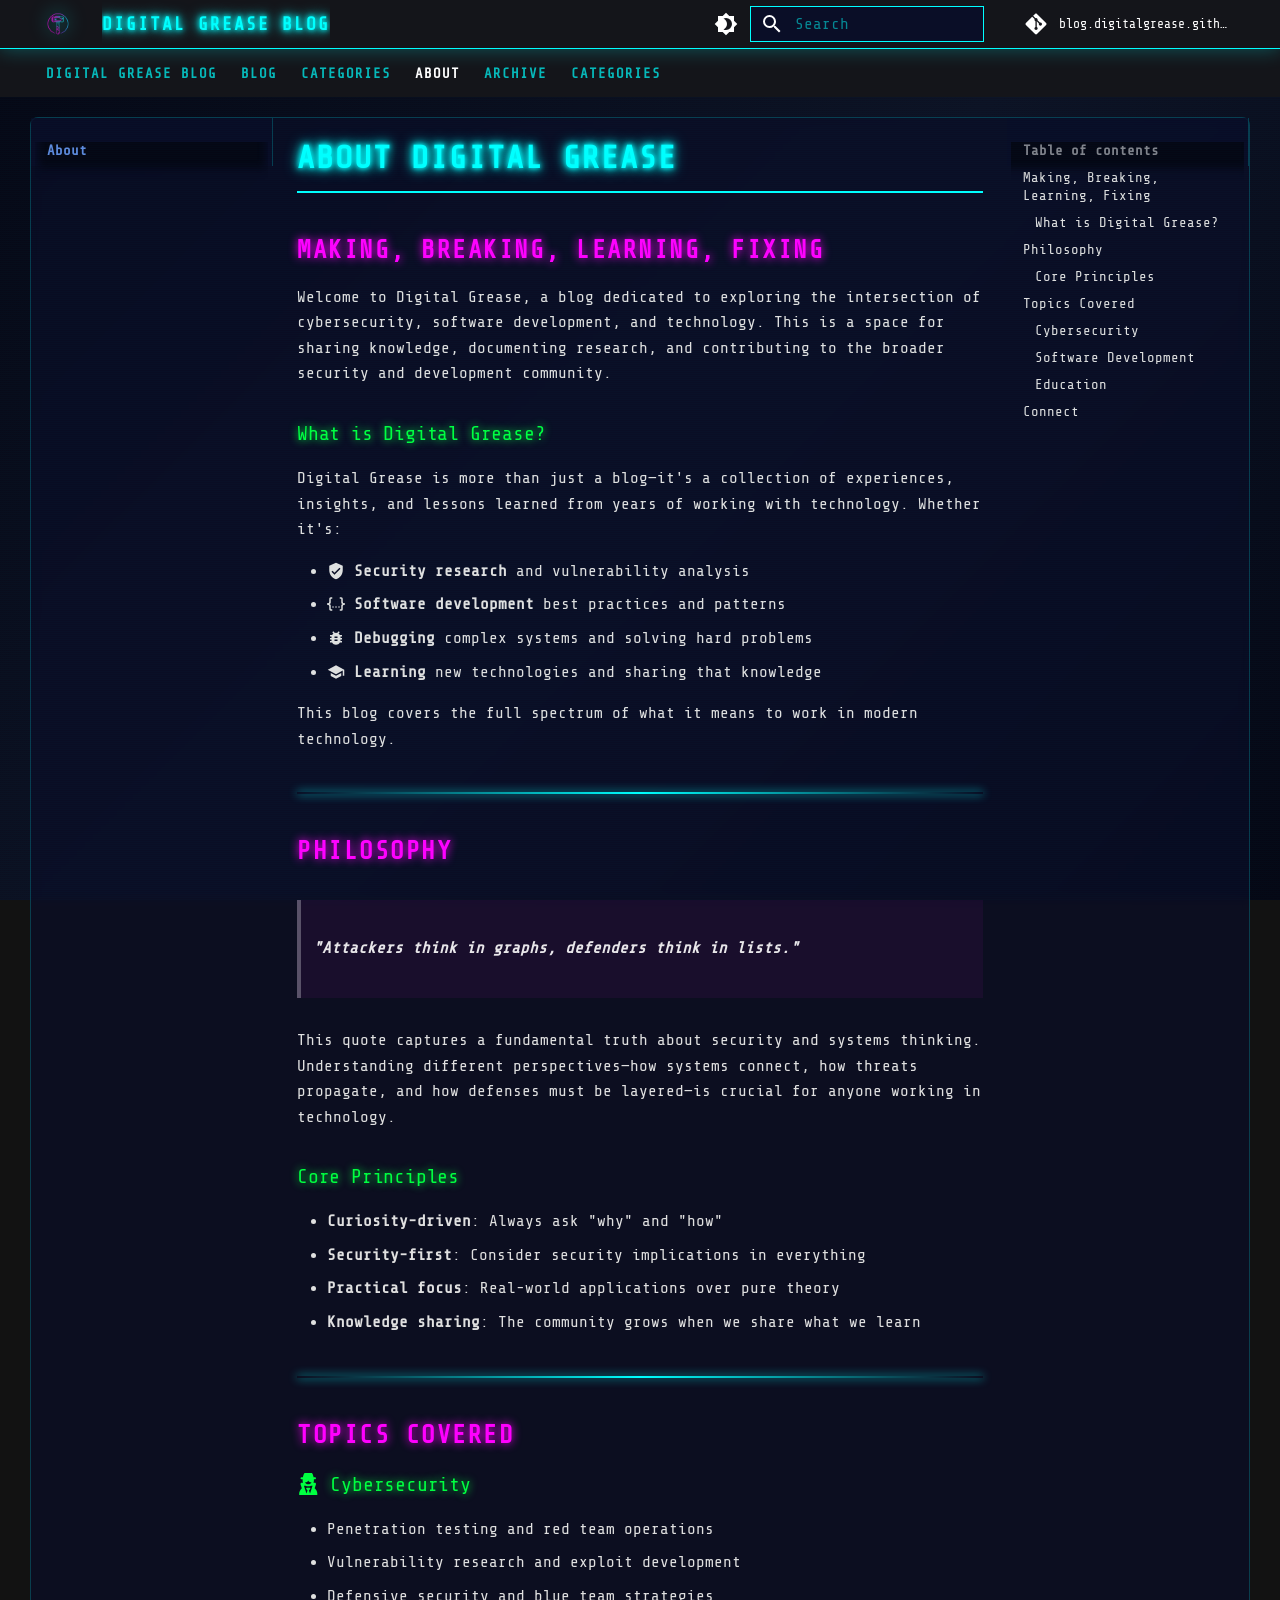
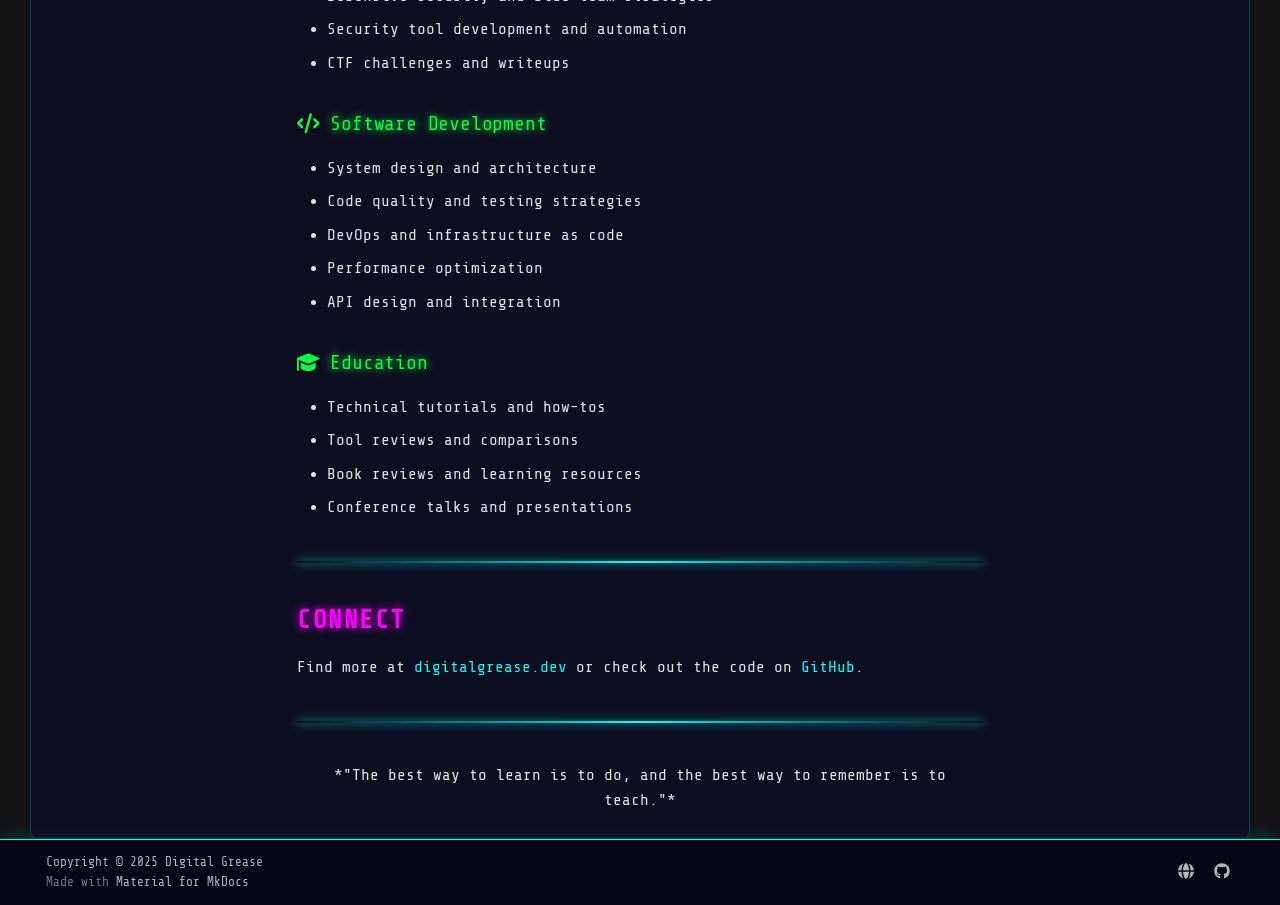
<file: about/index.html>
<!doctype html>
<html lang="en" class="no-js">
  <head>
    
      <meta charset="utf-8">
      <meta name="viewport" content="width=device-width,initial-scale=1">
      
        <meta name="description" content="Making, Breaking, Learning, Fixing">
      
      
        <meta name="author" content="Digital Grease">
      
      
        <link rel="canonical" href="https://blog.digitalgrease.dev/about/">
      
      
        <link rel="prev" href="../tags/">
      
      
        <link rel="next" href="../category/general/">
      
      
        
      
      
      <link rel="icon" href="../assets/favicon.png">
      <meta name="generator" content="mkdocs-1.6.1, mkdocs-material-9.7.0">
    
    
      
        <title>About - Digital Grease Blog</title>
      
    
    
      <link rel="stylesheet" href="../assets/stylesheets/main.618322db.min.css">
      
        
        <link rel="stylesheet" href="../assets/stylesheets/palette.ab4e12ef.min.css">
      
      


    
    
      
    
    
      
        
        
        <link rel="preconnect" href="https://fonts.gstatic.com" crossorigin>
        <link rel="stylesheet" href="https://fonts.googleapis.com/css?family=Share+Tech+Mono:300,300i,400,400i,700,700i%7CFira+Code:400,400i,700,700i&display=fallback">
        <style>:root{--md-text-font:"Share Tech Mono";--md-code-font:"Fira Code"}</style>
      
    
    
      <link rel="stylesheet" href="../stylesheets/extra.css">
    
      <link rel="stylesheet" href="../stylesheets/cyberpunk.css">
    
    <script>__md_scope=new URL("..",location),__md_hash=e=>[...e].reduce(((e,_)=>(e<<5)-e+_.charCodeAt(0)),0),__md_get=(e,_=localStorage,t=__md_scope)=>JSON.parse(_.getItem(t.pathname+"."+e)),__md_set=(e,_,t=localStorage,a=__md_scope)=>{try{t.setItem(a.pathname+"."+e,JSON.stringify(_))}catch(e){}}</script>
    
      
  


    
    
  </head>
  
  
    
    
      
    
    
    
    
    <body dir="ltr" data-md-color-scheme="slate" data-md-color-primary="black" data-md-color-accent="cyan">
  
    
    <input class="md-toggle" data-md-toggle="drawer" type="checkbox" id="__drawer" autocomplete="off">
    <input class="md-toggle" data-md-toggle="search" type="checkbox" id="__search" autocomplete="off">
    <label class="md-overlay" for="__drawer"></label>
    <div data-md-component="skip">
      
        
        <a href="#about-digital-grease" class="md-skip">
          Skip to content
        </a>
      
    </div>
    <div data-md-component="announce">
      
    </div>
    
    
      

<header class="md-header" data-md-component="header">
  <nav class="md-header__inner md-grid" aria-label="Header">
    <a href=".." title="Digital Grease Blog" class="md-header__button md-logo" aria-label="Digital Grease Blog" data-md-component="logo">
      
  <img src="../assets/favicon.png" alt="logo">

    </a>
    <label class="md-header__button md-icon" for="__drawer">
      
      <svg xmlns="http://www.w3.org/2000/svg" viewBox="0 0 24 24"><path d="M3 6h18v2H3zm0 5h18v2H3zm0 5h18v2H3z"/></svg>
    </label>
    <div class="md-header__title" data-md-component="header-title">
      <div class="md-header__ellipsis">
        <div class="md-header__topic">
          <span class="md-ellipsis">
            Digital Grease Blog
          </span>
        </div>
        <div class="md-header__topic" data-md-component="header-topic">
          <span class="md-ellipsis">
            
              About
            
          </span>
        </div>
      </div>
    </div>
    
      
        <form class="md-header__option" data-md-component="palette">
  
    
    
    
    <input class="md-option" data-md-color-media="" data-md-color-scheme="slate" data-md-color-primary="black" data-md-color-accent="cyan"  aria-label="Switch to light mode"  type="radio" name="__palette" id="__palette_0">
    
      <label class="md-header__button md-icon" title="Switch to light mode" for="__palette_1" hidden>
        <svg xmlns="http://www.w3.org/2000/svg" viewBox="0 0 24 24"><path d="M12 18c-.89 0-1.74-.2-2.5-.55C11.56 16.5 13 14.42 13 12s-1.44-4.5-3.5-5.45C10.26 6.2 11.11 6 12 6a6 6 0 0 1 6 6 6 6 0 0 1-6 6m8-9.31V4h-4.69L12 .69 8.69 4H4v4.69L.69 12 4 15.31V20h4.69L12 23.31 15.31 20H20v-4.69L23.31 12z"/></svg>
      </label>
    
  
    
    
    
    <input class="md-option" data-md-color-media="" data-md-color-scheme="default" data-md-color-primary="black" data-md-color-accent="cyan"  aria-label="Switch to dark mode"  type="radio" name="__palette" id="__palette_1">
    
      <label class="md-header__button md-icon" title="Switch to dark mode" for="__palette_0" hidden>
        <svg xmlns="http://www.w3.org/2000/svg" viewBox="0 0 24 24"><path d="M12 8a4 4 0 0 0-4 4 4 4 0 0 0 4 4 4 4 0 0 0 4-4 4 4 0 0 0-4-4m0 10a6 6 0 0 1-6-6 6 6 0 0 1 6-6 6 6 0 0 1 6 6 6 6 0 0 1-6 6m8-9.31V4h-4.69L12 .69 8.69 4H4v4.69L.69 12 4 15.31V20h4.69L12 23.31 15.31 20H20v-4.69L23.31 12z"/></svg>
      </label>
    
  
</form>
      
    
    
      <script>var palette=__md_get("__palette");if(palette&&palette.color){if("(prefers-color-scheme)"===palette.color.media){var media=matchMedia("(prefers-color-scheme: light)"),input=document.querySelector(media.matches?"[data-md-color-media='(prefers-color-scheme: light)']":"[data-md-color-media='(prefers-color-scheme: dark)']");palette.color.media=input.getAttribute("data-md-color-media"),palette.color.scheme=input.getAttribute("data-md-color-scheme"),palette.color.primary=input.getAttribute("data-md-color-primary"),palette.color.accent=input.getAttribute("data-md-color-accent")}for(var[key,value]of Object.entries(palette.color))document.body.setAttribute("data-md-color-"+key,value)}</script>
    
    
    
      
      
        <label class="md-header__button md-icon" for="__search">
          
          <svg xmlns="http://www.w3.org/2000/svg" viewBox="0 0 24 24"><path d="M9.5 3A6.5 6.5 0 0 1 16 9.5c0 1.61-.59 3.09-1.56 4.23l.27.27h.79l5 5-1.5 1.5-5-5v-.79l-.27-.27A6.52 6.52 0 0 1 9.5 16 6.5 6.5 0 0 1 3 9.5 6.5 6.5 0 0 1 9.5 3m0 2C7 5 5 7 5 9.5S7 14 9.5 14 14 12 14 9.5 12 5 9.5 5"/></svg>
        </label>
        <div class="md-search" data-md-component="search" role="dialog">
  <label class="md-search__overlay" for="__search"></label>
  <div class="md-search__inner" role="search">
    <form class="md-search__form" name="search">
      <input type="text" class="md-search__input" name="query" aria-label="Search" placeholder="Search" autocapitalize="off" autocorrect="off" autocomplete="off" spellcheck="false" data-md-component="search-query" required>
      <label class="md-search__icon md-icon" for="__search">
        
        <svg xmlns="http://www.w3.org/2000/svg" viewBox="0 0 24 24"><path d="M9.5 3A6.5 6.5 0 0 1 16 9.5c0 1.61-.59 3.09-1.56 4.23l.27.27h.79l5 5-1.5 1.5-5-5v-.79l-.27-.27A6.52 6.52 0 0 1 9.5 16 6.5 6.5 0 0 1 3 9.5 6.5 6.5 0 0 1 9.5 3m0 2C7 5 5 7 5 9.5S7 14 9.5 14 14 12 14 9.5 12 5 9.5 5"/></svg>
        
        <svg xmlns="http://www.w3.org/2000/svg" viewBox="0 0 24 24"><path d="M20 11v2H8l5.5 5.5-1.42 1.42L4.16 12l7.92-7.92L13.5 5.5 8 11z"/></svg>
      </label>
      <nav class="md-search__options" aria-label="Search">
        
          <a href="javascript:void(0)" class="md-search__icon md-icon" title="Share" aria-label="Share" data-clipboard data-clipboard-text="" data-md-component="search-share" tabindex="-1">
            
            <svg xmlns="http://www.w3.org/2000/svg" viewBox="0 0 24 24"><path d="M18 16.08c-.76 0-1.44.3-1.96.77L8.91 12.7c.05-.23.09-.46.09-.7s-.04-.47-.09-.7l7.05-4.11c.54.5 1.25.81 2.04.81a3 3 0 0 0 3-3 3 3 0 0 0-3-3 3 3 0 0 0-3 3c0 .24.04.47.09.7L8.04 9.81C7.5 9.31 6.79 9 6 9a3 3 0 0 0-3 3 3 3 0 0 0 3 3c.79 0 1.5-.31 2.04-.81l7.12 4.15c-.05.21-.08.43-.08.66 0 1.61 1.31 2.91 2.92 2.91s2.92-1.3 2.92-2.91A2.92 2.92 0 0 0 18 16.08"/></svg>
          </a>
        
        <button type="reset" class="md-search__icon md-icon" title="Clear" aria-label="Clear" tabindex="-1">
          
          <svg xmlns="http://www.w3.org/2000/svg" viewBox="0 0 24 24"><path d="M19 6.41 17.59 5 12 10.59 6.41 5 5 6.41 10.59 12 5 17.59 6.41 19 12 13.41 17.59 19 19 17.59 13.41 12z"/></svg>
        </button>
      </nav>
      
        <div class="md-search__suggest" data-md-component="search-suggest"></div>
      
    </form>
    <div class="md-search__output">
      <div class="md-search__scrollwrap" tabindex="0" data-md-scrollfix>
        <div class="md-search-result" data-md-component="search-result">
          <div class="md-search-result__meta">
            Initializing search
          </div>
          <ol class="md-search-result__list" role="presentation"></ol>
        </div>
      </div>
    </div>
  </div>
</div>
      
    
    
      <div class="md-header__source">
        <a href="https://github.com/digitalgrease/blog.digitalgrease.github.io" title="Go to repository" class="md-source" data-md-component="source">
  <div class="md-source__icon md-icon">
    
    <svg xmlns="http://www.w3.org/2000/svg" viewBox="0 0 448 512"><!--! Font Awesome Free 7.1.0 by @fontawesome - https://fontawesome.com License - https://fontawesome.com/license/free (Icons: CC BY 4.0, Fonts: SIL OFL 1.1, Code: MIT License) Copyright 2025 Fonticons, Inc.--><path d="M439.6 236.1 244 40.5c-5.4-5.5-12.8-8.5-20.4-8.5s-15 3-20.4 8.4L162.5 81l51.5 51.5c27.1-9.1 52.7 16.8 43.4 43.7l49.7 49.7c34.2-11.8 61.2 31 35.5 56.7-26.5 26.5-70.2-2.9-56-37.3L240.3 199v121.9c25.3 12.5 22.3 41.8 9.1 55-6.4 6.4-15.2 10.1-24.3 10.1s-17.8-3.6-24.3-10.1c-17.6-17.6-11.1-46.9 11.2-56v-123c-20.8-8.5-24.6-30.7-18.6-45L142.6 101 8.5 235.1C3 240.6 0 247.9 0 255.5s3 15 8.5 20.4l195.6 195.7c5.4 5.4 12.7 8.4 20.4 8.4s15-3 20.4-8.4l194.7-194.7c5.4-5.4 8.4-12.8 8.4-20.4s-3-15-8.4-20.4"/></svg>
  </div>
  <div class="md-source__repository">
    blog.digitalgrease.github.io
  </div>
</a>
      </div>
    
  </nav>
  
</header>
    
    <div class="md-container" data-md-component="container">
      
      
        
          
            
<nav class="md-tabs" aria-label="Tabs" data-md-component="tabs">
  <div class="md-grid">
    <ul class="md-tabs__list">
      
        
  
  
  
  
    <li class="md-tabs__item">
      <a href=".." class="md-tabs__link">
        
  
  
    
  
  Digital Grease Blog

      </a>
    </li>
  

      
        
  
  
  
  
    <li class="md-tabs__item">
      <a href="../posts/" class="md-tabs__link">
        
  
  
    
  
  Blog

      </a>
    </li>
  

      
        
  
  
  
  
    <li class="md-tabs__item">
      <a href="../tags/" class="md-tabs__link">
        
  
  
    
  
  Categories

      </a>
    </li>
  

      
        
  
  
  
    
  
  
    <li class="md-tabs__item md-tabs__item--active">
      <a href="./" class="md-tabs__link">
        
  
  
    
  
  About

      </a>
    </li>
  

      
        
  
  
  
  
    
    
      <li class="md-tabs__item">
        <a href="../archive/2025/" class="md-tabs__link">
          
  
  
    
  
  Archive

        </a>
      </li>
    
  

      
        
  
  
  
  
    
    
      <li class="md-tabs__item">
        <a href="../category/general/" class="md-tabs__link">
          
  
  
    
  
  Categories

        </a>
      </li>
    
  

      
    </ul>
  </div>
</nav>
          
        
      
      <main class="md-main" data-md-component="main">
        <div class="md-main__inner md-grid">
          
            
              
              <div class="md-sidebar md-sidebar--primary" data-md-component="sidebar" data-md-type="navigation" >
                <div class="md-sidebar__scrollwrap">
                  <div class="md-sidebar__inner">
                    


  


<nav class="md-nav md-nav--primary md-nav--lifted" aria-label="Navigation" data-md-level="0">
  <label class="md-nav__title" for="__drawer">
    <a href=".." title="Digital Grease Blog" class="md-nav__button md-logo" aria-label="Digital Grease Blog" data-md-component="logo">
      
  <img src="../assets/favicon.png" alt="logo">

    </a>
    Digital Grease Blog
  </label>
  
    <div class="md-nav__source">
      <a href="https://github.com/digitalgrease/blog.digitalgrease.github.io" title="Go to repository" class="md-source" data-md-component="source">
  <div class="md-source__icon md-icon">
    
    <svg xmlns="http://www.w3.org/2000/svg" viewBox="0 0 448 512"><!--! Font Awesome Free 7.1.0 by @fontawesome - https://fontawesome.com License - https://fontawesome.com/license/free (Icons: CC BY 4.0, Fonts: SIL OFL 1.1, Code: MIT License) Copyright 2025 Fonticons, Inc.--><path d="M439.6 236.1 244 40.5c-5.4-5.5-12.8-8.5-20.4-8.5s-15 3-20.4 8.4L162.5 81l51.5 51.5c27.1-9.1 52.7 16.8 43.4 43.7l49.7 49.7c34.2-11.8 61.2 31 35.5 56.7-26.5 26.5-70.2-2.9-56-37.3L240.3 199v121.9c25.3 12.5 22.3 41.8 9.1 55-6.4 6.4-15.2 10.1-24.3 10.1s-17.8-3.6-24.3-10.1c-17.6-17.6-11.1-46.9 11.2-56v-123c-20.8-8.5-24.6-30.7-18.6-45L142.6 101 8.5 235.1C3 240.6 0 247.9 0 255.5s3 15 8.5 20.4l195.6 195.7c5.4 5.4 12.7 8.4 20.4 8.4s15-3 20.4-8.4l194.7-194.7c5.4-5.4 8.4-12.8 8.4-20.4s-3-15-8.4-20.4"/></svg>
  </div>
  <div class="md-source__repository">
    blog.digitalgrease.github.io
  </div>
</a>
    </div>
  
  <ul class="md-nav__list" data-md-scrollfix>
    
      
      
  
  
  
    
  
  
    <li class="md-nav__item">
      <a href=".." class="md-nav__link">
        
  
  
  <span class="md-ellipsis">
    
  
    Digital Grease Blog
  

    
  </span>
  
  

      </a>
    </li>
  

    
      
      
  
  
  
  
    <li class="md-nav__item">
      <a href="../posts/" class="md-nav__link">
        
  
  
  <span class="md-ellipsis">
    
  
    Blog
  

    
  </span>
  
  

      </a>
    </li>
  

    
      
      
  
  
  
  
    <li class="md-nav__item">
      <a href="../tags/" class="md-nav__link">
        
  
  
  <span class="md-ellipsis">
    
  
    Categories
  

    
  </span>
  
  

      </a>
    </li>
  

    
      
      
  
  
    
  
  
  
    <li class="md-nav__item md-nav__item--active">
      
      <input class="md-nav__toggle md-toggle" type="checkbox" id="__toc">
      
      
        
      
      
        <label class="md-nav__link md-nav__link--active" for="__toc">
          
  
  
  <span class="md-ellipsis">
    
  
    About
  

    
  </span>
  
  

          <span class="md-nav__icon md-icon"></span>
        </label>
      
      <a href="./" class="md-nav__link md-nav__link--active">
        
  
  
  <span class="md-ellipsis">
    
  
    About
  

    
  </span>
  
  

      </a>
      
        

<nav class="md-nav md-nav--secondary" aria-label="Table of contents">
  
  
  
    
  
  
    <label class="md-nav__title" for="__toc">
      <span class="md-nav__icon md-icon"></span>
      Table of contents
    </label>
    <ul class="md-nav__list" data-md-component="toc" data-md-scrollfix>
      
        <li class="md-nav__item">
  <a href="#making-breaking-learning-fixing" class="md-nav__link">
    <span class="md-ellipsis">
      
        Making, Breaking, Learning, Fixing
      
    </span>
  </a>
  
    <nav class="md-nav" aria-label="Making, Breaking, Learning, Fixing">
      <ul class="md-nav__list">
        
          <li class="md-nav__item">
  <a href="#what-is-digital-grease" class="md-nav__link">
    <span class="md-ellipsis">
      
        What is Digital Grease?
      
    </span>
  </a>
  
</li>
        
      </ul>
    </nav>
  
</li>
      
        <li class="md-nav__item">
  <a href="#philosophy" class="md-nav__link">
    <span class="md-ellipsis">
      
        Philosophy
      
    </span>
  </a>
  
    <nav class="md-nav" aria-label="Philosophy">
      <ul class="md-nav__list">
        
          <li class="md-nav__item">
  <a href="#core-principles" class="md-nav__link">
    <span class="md-ellipsis">
      
        Core Principles
      
    </span>
  </a>
  
</li>
        
      </ul>
    </nav>
  
</li>
      
        <li class="md-nav__item">
  <a href="#topics-covered" class="md-nav__link">
    <span class="md-ellipsis">
      
        Topics Covered
      
    </span>
  </a>
  
    <nav class="md-nav" aria-label="Topics Covered">
      <ul class="md-nav__list">
        
          <li class="md-nav__item">
  <a href="#cybersecurity" class="md-nav__link">
    <span class="md-ellipsis">
      
        Cybersecurity
      
    </span>
  </a>
  
</li>
        
          <li class="md-nav__item">
  <a href="#software-development" class="md-nav__link">
    <span class="md-ellipsis">
      
        Software Development
      
    </span>
  </a>
  
</li>
        
          <li class="md-nav__item">
  <a href="#education" class="md-nav__link">
    <span class="md-ellipsis">
      
        Education
      
    </span>
  </a>
  
</li>
        
      </ul>
    </nav>
  
</li>
      
        <li class="md-nav__item">
  <a href="#connect" class="md-nav__link">
    <span class="md-ellipsis">
      
        Connect
      
    </span>
  </a>
  
</li>
      
    </ul>
  
</nav>
      
    </li>
  

    
      
      
  
  
  
  
    
    
      
        
      
    
    
    
      
      
        
      
    
    
    <li class="md-nav__item md-nav__item--nested">
      
        
        
          
        
        <input class="md-nav__toggle md-toggle md-toggle--indeterminate" type="checkbox" id="__nav_5" >
        
          
          <label class="md-nav__link" for="__nav_5" id="__nav_5_label" tabindex="0">
            
  
  
  <span class="md-ellipsis">
    
  
    Archive
  

    
  </span>
  
  

            <span class="md-nav__icon md-icon"></span>
          </label>
        
        <nav class="md-nav" data-md-level="1" aria-labelledby="__nav_5_label" aria-expanded="false">
          <label class="md-nav__title" for="__nav_5">
            <span class="md-nav__icon md-icon"></span>
            
  
    Archive
  

          </label>
          <ul class="md-nav__list" data-md-scrollfix>
            
              
                
  
  
  
    
  
  
    <li class="md-nav__item">
      <a href="../archive/2025/" class="md-nav__link">
        
  
  
  <span class="md-ellipsis">
    
  
    2025
  

    
  </span>
  
  

      </a>
    </li>
  

              
            
          </ul>
        </nav>
      
    </li>
  

    
      
      
  
  
  
  
    
    
      
        
      
        
      
    
    
    
      
      
        
      
    
    
    <li class="md-nav__item md-nav__item--nested">
      
        
        
          
        
        <input class="md-nav__toggle md-toggle md-toggle--indeterminate" type="checkbox" id="__nav_6" >
        
          
          <label class="md-nav__link" for="__nav_6" id="__nav_6_label" tabindex="0">
            
  
  
  <span class="md-ellipsis">
    
  
    Categories
  

    
  </span>
  
  

            <span class="md-nav__icon md-icon"></span>
          </label>
        
        <nav class="md-nav" data-md-level="1" aria-labelledby="__nav_6_label" aria-expanded="false">
          <label class="md-nav__title" for="__nav_6">
            <span class="md-nav__icon md-icon"></span>
            
  
    Categories
  

          </label>
          <ul class="md-nav__list" data-md-scrollfix>
            
              
                
  
  
  
    
  
  
    <li class="md-nav__item">
      <a href="../category/general/" class="md-nav__link">
        
  
  
  <span class="md-ellipsis">
    
  
    General
  

    
  </span>
  
  

      </a>
    </li>
  

              
            
              
                
  
  
  
    
  
  
    <li class="md-nav__item">
      <a href="../category/meta/" class="md-nav__link">
        
  
  
  <span class="md-ellipsis">
    
  
    Meta
  

    
  </span>
  
  

      </a>
    </li>
  

              
            
          </ul>
        </nav>
      
    </li>
  

    
  </ul>
</nav>
                  </div>
                </div>
              </div>
            
            
              
              <div class="md-sidebar md-sidebar--secondary" data-md-component="sidebar" data-md-type="toc" >
                <div class="md-sidebar__scrollwrap">
                  <div class="md-sidebar__inner">
                    

<nav class="md-nav md-nav--secondary" aria-label="Table of contents">
  
  
  
    
  
  
    <label class="md-nav__title" for="__toc">
      <span class="md-nav__icon md-icon"></span>
      Table of contents
    </label>
    <ul class="md-nav__list" data-md-component="toc" data-md-scrollfix>
      
        <li class="md-nav__item">
  <a href="#making-breaking-learning-fixing" class="md-nav__link">
    <span class="md-ellipsis">
      
        Making, Breaking, Learning, Fixing
      
    </span>
  </a>
  
    <nav class="md-nav" aria-label="Making, Breaking, Learning, Fixing">
      <ul class="md-nav__list">
        
          <li class="md-nav__item">
  <a href="#what-is-digital-grease" class="md-nav__link">
    <span class="md-ellipsis">
      
        What is Digital Grease?
      
    </span>
  </a>
  
</li>
        
      </ul>
    </nav>
  
</li>
      
        <li class="md-nav__item">
  <a href="#philosophy" class="md-nav__link">
    <span class="md-ellipsis">
      
        Philosophy
      
    </span>
  </a>
  
    <nav class="md-nav" aria-label="Philosophy">
      <ul class="md-nav__list">
        
          <li class="md-nav__item">
  <a href="#core-principles" class="md-nav__link">
    <span class="md-ellipsis">
      
        Core Principles
      
    </span>
  </a>
  
</li>
        
      </ul>
    </nav>
  
</li>
      
        <li class="md-nav__item">
  <a href="#topics-covered" class="md-nav__link">
    <span class="md-ellipsis">
      
        Topics Covered
      
    </span>
  </a>
  
    <nav class="md-nav" aria-label="Topics Covered">
      <ul class="md-nav__list">
        
          <li class="md-nav__item">
  <a href="#cybersecurity" class="md-nav__link">
    <span class="md-ellipsis">
      
        Cybersecurity
      
    </span>
  </a>
  
</li>
        
          <li class="md-nav__item">
  <a href="#software-development" class="md-nav__link">
    <span class="md-ellipsis">
      
        Software Development
      
    </span>
  </a>
  
</li>
        
          <li class="md-nav__item">
  <a href="#education" class="md-nav__link">
    <span class="md-ellipsis">
      
        Education
      
    </span>
  </a>
  
</li>
        
      </ul>
    </nav>
  
</li>
      
        <li class="md-nav__item">
  <a href="#connect" class="md-nav__link">
    <span class="md-ellipsis">
      
        Connect
      
    </span>
  </a>
  
</li>
      
    </ul>
  
</nav>
                  </div>
                </div>
              </div>
            
          
          
            <div class="md-content" data-md-component="content">
              
              <article class="md-content__inner md-typeset">
                
                  


  
  


<h1 id="about-digital-grease">About Digital Grease<a class="headerlink" href="#about-digital-grease" title="Permanent link">&para;</a></h1>
<h2 id="making-breaking-learning-fixing">Making, Breaking, Learning, Fixing<a class="headerlink" href="#making-breaking-learning-fixing" title="Permanent link">&para;</a></h2>
<p>Welcome to Digital Grease, a blog dedicated to exploring the intersection of cybersecurity, software development, and technology. This is a space for sharing knowledge, documenting research, and contributing to the broader security and development community.</p>
<h3 id="what-is-digital-grease">What is Digital Grease?<a class="headerlink" href="#what-is-digital-grease" title="Permanent link">&para;</a></h3>
<p>Digital Grease is more than just a blog—it's a collection of experiences, insights, and lessons learned from years of working with technology. Whether it's:</p>
<ul>
<li><span class="twemoji"><svg xmlns="http://www.w3.org/2000/svg" viewBox="0 0 24 24"><path d="m10 17-4-4 1.41-1.41L10 14.17l6.59-6.59L18 9m-6-8L3 5v6c0 5.55 3.84 10.74 9 12 5.16-1.26 9-6.45 9-12V5z"/></svg></span> <strong>Security research</strong> and vulnerability analysis</li>
<li><span class="twemoji"><svg xmlns="http://www.w3.org/2000/svg" viewBox="0 0 24 24"><path d="M5 3h2v2H5v5a2 2 0 0 1-2 2 2 2 0 0 1 2 2v5h2v2H5c-1.07-.27-2-.9-2-2v-4a2 2 0 0 0-2-2H0v-2h1a2 2 0 0 0 2-2V5a2 2 0 0 1 2-2m14 0a2 2 0 0 1 2 2v4a2 2 0 0 0 2 2h1v2h-1a2 2 0 0 0-2 2v4a2 2 0 0 1-2 2h-2v-2h2v-5a2 2 0 0 1 2-2 2 2 0 0 1-2-2V5h-2V3zm-7 12a1 1 0 0 1 1 1 1 1 0 0 1-1 1 1 1 0 0 1-1-1 1 1 0 0 1 1-1m-4 0a1 1 0 0 1 1 1 1 1 0 0 1-1 1 1 1 0 0 1-1-1 1 1 0 0 1 1-1m8 0a1 1 0 0 1 1 1 1 1 0 0 1-1 1 1 1 0 0 1-1-1 1 1 0 0 1 1-1"/></svg></span> <strong>Software development</strong> best practices and patterns</li>
<li><span class="twemoji"><svg xmlns="http://www.w3.org/2000/svg" viewBox="0 0 24 24"><path d="M14 12h-4v-2h4m0 6h-4v-2h4m6-6h-2.81a6 6 0 0 0-1.82-1.96L17 4.41 15.59 3l-2.17 2.17a6 6 0 0 0-2.83 0L8.41 3 7 4.41l1.62 1.63C7.88 6.55 7.26 7.22 6.81 8H4v2h2.09c-.05.33-.09.66-.09 1v1H4v2h2v1c0 .34.04.67.09 1H4v2h2.81c1.04 1.79 2.97 3 5.19 3s4.15-1.21 5.19-3H20v-2h-2.09c.05-.33.09-.66.09-1v-1h2v-2h-2v-1c0-.34-.04-.67-.09-1H20z"/></svg></span> <strong>Debugging</strong> complex systems and solving hard problems</li>
<li><span class="twemoji"><svg xmlns="http://www.w3.org/2000/svg" viewBox="0 0 24 24"><path d="M12 3 1 9l11 6 9-4.91V17h2V9M5 13.18v4L12 21l7-3.82v-4L12 17z"/></svg></span> <strong>Learning</strong> new technologies and sharing that knowledge</li>
</ul>
<p>This blog covers the full spectrum of what it means to work in modern technology.</p>
<hr />
<h2 id="philosophy">Philosophy<a class="headerlink" href="#philosophy" title="Permanent link">&para;</a></h2>
<blockquote>
<p><strong>"Attackers think in graphs, defenders think in lists."</strong></p>
</blockquote>
<p>This quote captures a fundamental truth about security and systems thinking. Understanding different perspectives—how systems connect, how threats propagate, and how defenses must be layered—is crucial for anyone working in technology.</p>
<h3 id="core-principles">Core Principles<a class="headerlink" href="#core-principles" title="Permanent link">&para;</a></h3>
<ul>
<li><strong>Curiosity-driven</strong>: Always ask "why" and "how"</li>
<li><strong>Security-first</strong>: Consider security implications in everything</li>
<li><strong>Practical focus</strong>: Real-world applications over pure theory</li>
<li><strong>Knowledge sharing</strong>: The community grows when we share what we learn</li>
</ul>
<hr />
<h2 id="topics-covered">Topics Covered<a class="headerlink" href="#topics-covered" title="Permanent link">&para;</a></h2>
<h3 id="cybersecurity"><span class="twemoji"><svg xmlns="http://www.w3.org/2000/svg" viewBox="0 0 448 512"><!--! Font Awesome Free 7.1.0 by @fontawesome - https://fontawesome.com License - https://fontawesome.com/license/free (Icons: CC BY 4.0, Fonts: SIL OFL 1.1, Code: MIT License) Copyright 2025 Fonticons, Inc.--><path d="M171-16c-36.4 0-57.8 58.3-68.3 112H72c-13.3 0-24 10.7-24 24s10.7 24 24 24h24v32c0 17 3.3 33.2 9.3 48H75.5C60.3 224 48 236.3 48 251.5c0 3 .5 5.9 1.4 8.7l28.9 86.6C40.2 379.6 16 428.1 16 482.3c0 16.4 13.3 29.7 29.7 29.7h356.6c16.4 0 29.7-13.3 29.7-29.7 0-54.2-24.2-102.7-62.3-135.4l28.9-86.6c.9-2.8 1.4-5.7 1.4-8.7 0-15.2-12.3-27.5-27.5-27.5h-29.8c6-14.8 9.3-31 9.3-48v-32h24c13.3 0 24-10.7 24-24s-10.7-24-24-24h-30.7c-10.4-53.7-31.9-112-68.3-112-9.6 0-19 3.9-27.5 8.2C241.3-3.6 231.1.1 224 .1s-17.3-3.7-25.5-7.8C190-12.1 180.6-16 171-16m93.7 484.4-24.8-70.9 27.9-32.5c2.7-3.2 4.2-7.2 4.2-11.4 0-9.7-7.8-17.5-17.5-17.5h-61c-9.7 0-17.5 7.8-17.5 17.5 0 4.2 1.5 8.2 4.2 11.4l27.9 32.5-24.8 70.9-57-180.4H162c18.4 10.2 39.5 16 62 16s43.6-5.8 62-16h35.7zM224 256c-34.7 0-64.2-22.1-75.3-53 5.7 3.2 12.3 5 19.3 5h12.4c16.5 0 31.1-10.6 36.3-26.2 2.3-7 12.2-7 14.5 0 5.2 15.6 19.9 26.2 36.3 26.2h12.4c7 0 13.6-1.8 19.3-5-11.1 30.9-40.6 53-75.3 53z"/></svg></span> Cybersecurity<a class="headerlink" href="#cybersecurity" title="Permanent link">&para;</a></h3>
<ul>
<li>Penetration testing and red team operations</li>
<li>Vulnerability research and exploit development</li>
<li>Defensive security and blue team strategies</li>
<li>Security tool development and automation</li>
<li>CTF challenges and writeups</li>
</ul>
<h3 id="software-development"><span class="twemoji"><svg xmlns="http://www.w3.org/2000/svg" viewBox="0 0 576 512"><!--! Font Awesome Free 7.1.0 by @fontawesome - https://fontawesome.com License - https://fontawesome.com/license/free (Icons: CC BY 4.0, Fonts: SIL OFL 1.1, Code: MIT License) Copyright 2025 Fonticons, Inc.--><path d="M360.8 1.2c-17-4.9-34.7 5-39.6 22l-128 448c-4.9 17 5 34.7 22 39.6s34.7-5 39.6-22l128-448c4.9-17-5-34.7-22-39.6m64.6 136.1c-12.5 12.5-12.5 32.8 0 45.3l73.4 73.4-73.4 73.4c-12.5 12.5-12.5 32.8 0 45.3s32.8 12.5 45.3 0l96-96c12.5-12.5 12.5-32.8 0-45.3l-96-96c-12.5-12.5-32.8-12.5-45.3 0zm-274.7 0c-12.5-12.5-32.8-12.5-45.3 0l-96 96c-12.5 12.5-12.5 32.8 0 45.3l96 96c12.5 12.5 32.8 12.5 45.3 0s12.5-32.8 0-45.3L77.3 256l73.3-73.4c12.5-12.5 12.5-32.8 0-45.3z"/></svg></span> Software Development<a class="headerlink" href="#software-development" title="Permanent link">&para;</a></h3>
<ul>
<li>System design and architecture</li>
<li>Code quality and testing strategies</li>
<li>DevOps and infrastructure as code</li>
<li>Performance optimization</li>
<li>API design and integration</li>
</ul>
<h3 id="education"><span class="twemoji"><svg xmlns="http://www.w3.org/2000/svg" viewBox="0 0 576 512"><!--! Font Awesome Free 7.1.0 by @fontawesome - https://fontawesome.com License - https://fontawesome.com/license/free (Icons: CC BY 4.0, Fonts: SIL OFL 1.1, Code: MIT License) Copyright 2025 Fonticons, Inc.--><path d="m48 195.8 209.2 86.1c9.8 4 20.2 6.1 30.8 6.1s21-2.1 30.8-6.1l242.4-99.8c9-3.7 14.8-12.4 14.8-22.1s-5.8-18.4-14.8-22.1L318.8 38.1c-9.8-4-20.2-6.1-30.8-6.1s-21 2.1-30.8 6.1L14.8 137.9C5.8 141.6 0 150.3 0 160v296c0 13.3 10.7 24 24 24s24-10.7 24-24zm48 71.7V384c0 53 86 96 192 96s192-43 192-96V267.4l-142.9 58.9c-15.6 6.4-32.2 9.7-49.1 9.7s-33.5-3.3-49.1-9.7L96 267.4z"/></svg></span> Education<a class="headerlink" href="#education" title="Permanent link">&para;</a></h3>
<ul>
<li>Technical tutorials and how-tos</li>
<li>Tool reviews and comparisons</li>
<li>Book reviews and learning resources</li>
<li>Conference talks and presentations</li>
</ul>
<hr />
<h2 id="connect">Connect<a class="headerlink" href="#connect" title="Permanent link">&para;</a></h2>
<p>Find more at <a href="https://digitalgrease.dev">digitalgrease.dev</a> or check out the code on <a href="https://github.com/digitalgrease">GitHub</a>.</p>
<hr />
<center>
*"The best way to learn is to do, and the best way to remember is to teach."*
</center>







  
  



  



  <form class="md-feedback" name="feedback" hidden>
    <fieldset>
      <legend class="md-feedback__title">
        Was this page helpful?
      </legend>
      <div class="md-feedback__inner">
        <div class="md-feedback__list">
          
            <button class="md-feedback__icon md-icon" type="submit" title="This page was helpful" data-md-value="1">
              <svg xmlns="http://www.w3.org/2000/svg" viewBox="0 0 24 24"><path d="M20 12a8 8 0 0 0-8-8 8 8 0 0 0-8 8 8 8 0 0 0 8 8 8 8 0 0 0 8-8m2 0a10 10 0 0 1-10 10A10 10 0 0 1 2 12 10 10 0 0 1 12 2a10 10 0 0 1 10 10M10 9.5c0 .8-.7 1.5-1.5 1.5S7 10.3 7 9.5 7.7 8 8.5 8s1.5.7 1.5 1.5m7 0c0 .8-.7 1.5-1.5 1.5S14 10.3 14 9.5 14.7 8 15.5 8s1.5.7 1.5 1.5m-5 7.73c-1.75 0-3.29-.73-4.19-1.81L9.23 14c.45.72 1.52 1.23 2.77 1.23s2.32-.51 2.77-1.23l1.42 1.42c-.9 1.08-2.44 1.81-4.19 1.81"/></svg>
            </button>
          
            <button class="md-feedback__icon md-icon" type="submit" title="This page could be improved" data-md-value="0">
              <svg xmlns="http://www.w3.org/2000/svg" viewBox="0 0 24 24"><path d="M20 12a8 8 0 0 0-8-8 8 8 0 0 0-8 8 8 8 0 0 0 8 8 8 8 0 0 0 8-8m2 0a10 10 0 0 1-10 10A10 10 0 0 1 2 12 10 10 0 0 1 12 2a10 10 0 0 1 10 10m-6.5-4c.8 0 1.5.7 1.5 1.5s-.7 1.5-1.5 1.5-1.5-.7-1.5-1.5.7-1.5 1.5-1.5M10 9.5c0 .8-.7 1.5-1.5 1.5S7 10.3 7 9.5 7.7 8 8.5 8s1.5.7 1.5 1.5m2 4.5c1.75 0 3.29.72 4.19 1.81l-1.42 1.42C14.32 16.5 13.25 16 12 16s-2.32.5-2.77 1.23l-1.42-1.42C8.71 14.72 10.25 14 12 14"/></svg>
            </button>
          
        </div>
        <div class="md-feedback__note">
          
            <div data-md-value="1" hidden>
              
              
                
              
              
              
                
                
              
              Thanks for your feedback!
            </div>
          
            <div data-md-value="0" hidden>
              
              
                
              
              
              
                
                
              
              Thanks for your feedback!
            </div>
          
        </div>
      </div>
    </fieldset>
  </form>


                
              </article>
            </div>
          
          
  <script>var tabs=__md_get("__tabs");if(Array.isArray(tabs))e:for(var set of document.querySelectorAll(".tabbed-set")){var labels=set.querySelector(".tabbed-labels");for(var tab of tabs)for(var label of labels.getElementsByTagName("label"))if(label.innerText.trim()===tab){var input=document.getElementById(label.htmlFor);input.checked=!0;continue e}}</script>

<script>var target=document.getElementById(location.hash.slice(1));target&&target.name&&(target.checked=target.name.startsWith("__tabbed_"))</script>
        </div>
        
          <button type="button" class="md-top md-icon" data-md-component="top" hidden>
  
  <svg xmlns="http://www.w3.org/2000/svg" viewBox="0 0 24 24"><path d="M13 20h-2V8l-5.5 5.5-1.42-1.42L12 4.16l7.92 7.92-1.42 1.42L13 8z"/></svg>
  Back to top
</button>
        
      </main>
      
        <footer class="md-footer">
  
  <div class="md-footer-meta md-typeset">
    <div class="md-footer-meta__inner md-grid">
      <div class="md-copyright">
  
    <div class="md-copyright__highlight">
      Copyright &copy; 2025 Digital Grease
    </div>
  
  
    Made with
    <a href="https://squidfunk.github.io/mkdocs-material/" target="_blank" rel="noopener">
      Material for MkDocs
    </a>
  
</div>
      
        
<div class="md-social">
  
    
    
    
    
    <a href="https://digitalgrease.dev" target="_blank" rel="noopener" title="Homepage" class="md-social__link">
      <svg xmlns="http://www.w3.org/2000/svg" viewBox="0 0 512 512"><!--! Font Awesome Free 7.1.0 by @fontawesome - https://fontawesome.com License - https://fontawesome.com/license/free (Icons: CC BY 4.0, Fonts: SIL OFL 1.1, Code: MIT License) Copyright 2025 Fonticons, Inc.--><path d="M351.9 280H161c2.9 64.5 17.2 123.9 37.5 167.4 11.4 24.5 23.7 41.8 35.1 52.4 11.2 10.5 18.9 12.2 22.9 12.2s11.7-1.7 22.9-12.2c11.4-10.6 23.7-28 35.1-52.4 20.3-43.5 34.6-102.9 37.5-167.4zm-191-48h190.9c-2.8-64.5-17.1-123.9-37.4-167.4-11.4-24.4-23.7-41.8-35.1-52.4C268.1 1.7 260.4 0 256.4 0s-11.7 1.7-22.9 12.2c-11.4 10.6-23.7 28-35.1 52.4-20.3 43.5-34.6 102.9-37.5 167.4m-48 0c3.5-85.6 25.6-165.1 57.9-217.3C78.7 47.3 10.9 131.2 1.5 232zM1.5 280c9.4 100.8 77.2 184.7 169.3 217.3-32.3-52.2-54.4-131.7-57.9-217.3zm398.4 0c-3.5 85.6-25.6 165.1-57.9 217.3 92.1-32.7 159.9-116.5 169.3-217.3zm111.4-48C501.9 131.2 434.1 47.3 342 14.7c32.3 52.2 54.4 131.7 57.9 217.3z"/></svg>
    </a>
  
    
    
    
    
    <a href="https://github.com/digitalgrease" target="_blank" rel="noopener" title="GitHub" class="md-social__link">
      <svg xmlns="http://www.w3.org/2000/svg" viewBox="0 0 512 512"><!--! Font Awesome Free 7.1.0 by @fontawesome - https://fontawesome.com License - https://fontawesome.com/license/free (Icons: CC BY 4.0, Fonts: SIL OFL 1.1, Code: MIT License) Copyright 2025 Fonticons, Inc.--><path d="M173.9 397.4c0 2-2.3 3.6-5.2 3.6-3.3.3-5.6-1.3-5.6-3.6 0-2 2.3-3.6 5.2-3.6 3-.3 5.6 1.3 5.6 3.6m-31.1-4.5c-.7 2 1.3 4.3 4.3 4.9 2.6 1 5.6 0 6.2-2s-1.3-4.3-4.3-5.2c-2.6-.7-5.5.3-6.2 2.3m44.2-1.7c-2.9.7-4.9 2.6-4.6 4.9.3 2 2.9 3.3 5.9 2.6 2.9-.7 4.9-2.6 4.6-4.6-.3-1.9-3-3.2-5.9-2.9M252.8 8C114.1 8 8 113.3 8 252c0 110.9 69.8 205.8 169.5 239.2 12.8 2.3 17.3-5.6 17.3-12.1 0-6.2-.3-40.4-.3-61.4 0 0-70 15-84.7-29.8 0 0-11.4-29.1-27.8-36.6 0 0-22.9-15.7 1.6-15.4 0 0 24.9 2 38.6 25.8 21.9 38.6 58.6 27.5 72.9 20.9 2.3-16 8.8-27.1 16-33.7-55.9-6.2-112.3-14.3-112.3-110.5 0-27.5 7.6-41.3 23.6-58.9-2.6-6.5-11.1-33.3 2.6-67.9 20.9-6.5 69 27 69 27 20-5.6 41.5-8.5 62.8-8.5s42.8 2.9 62.8 8.5c0 0 48.1-33.6 69-27 13.7 34.7 5.2 61.4 2.6 67.9 16 17.7 25.8 31.5 25.8 58.9 0 96.5-58.9 104.2-114.8 110.5 9.2 7.9 17 22.9 17 46.4 0 33.7-.3 75.4-.3 83.6 0 6.5 4.6 14.4 17.3 12.1C436.2 457.8 504 362.9 504 252 504 113.3 391.5 8 252.8 8M105.2 352.9c-1.3 1-1 3.3.7 5.2 1.6 1.6 3.9 2.3 5.2 1 1.3-1 1-3.3-.7-5.2-1.6-1.6-3.9-2.3-5.2-1m-10.8-8.1c-.7 1.3.3 2.9 2.3 3.9 1.6 1 3.6.7 4.3-.7.7-1.3-.3-2.9-2.3-3.9-2-.6-3.6-.3-4.3.7m32.4 35.6c-1.6 1.3-1 4.3 1.3 6.2 2.3 2.3 5.2 2.6 6.5 1 1.3-1.3.7-4.3-1.3-6.2-2.2-2.3-5.2-2.6-6.5-1m-11.4-14.7c-1.6 1-1.6 3.6 0 5.9s4.3 3.3 5.6 2.3c1.6-1.3 1.6-3.9 0-6.2-1.4-2.3-4-3.3-5.6-2"/></svg>
    </a>
  
</div>
      
    </div>
  </div>
</footer>
      
    </div>
    <div class="md-dialog" data-md-component="dialog">
      <div class="md-dialog__inner md-typeset"></div>
    </div>
    
    
    
      
      
      <script id="__config" type="application/json">{"annotate": null, "base": "..", "features": ["navigation.instant", "navigation.tracking", "navigation.tabs", "navigation.sections", "navigation.expand", "navigation.top", "navigation.indexes", "search.suggest", "search.highlight", "search.share", "content.code.copy", "content.code.annotate", "content.tabs.link"], "search": "../assets/javascripts/workers/search.7a47a382.min.js", "tags": null, "translations": {"clipboard.copied": "Copied to clipboard", "clipboard.copy": "Copy to clipboard", "search.result.more.one": "1 more on this page", "search.result.more.other": "# more on this page", "search.result.none": "No matching documents", "search.result.one": "1 matching document", "search.result.other": "# matching documents", "search.result.placeholder": "Type to start searching", "search.result.term.missing": "Missing", "select.version": "Select version"}, "version": null}</script>
    
    
      <script src="../assets/javascripts/bundle.e71a0d61.min.js"></script>
      
    
  </body>
</html>
</file>
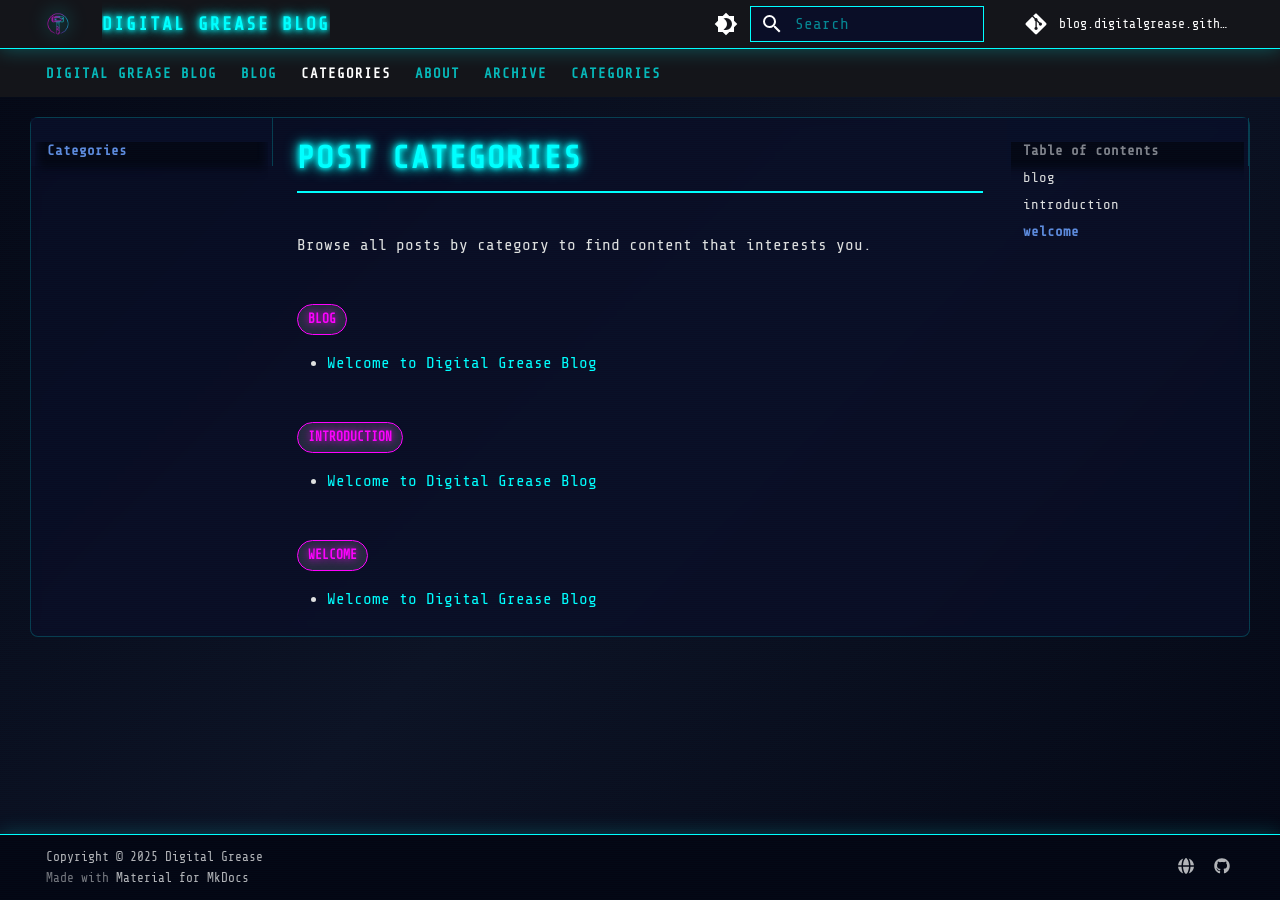
<file: tags/index.html>
<!doctype html>
<html lang="en" class="no-js">
  <head>
    
      <meta charset="utf-8">
      <meta name="viewport" content="width=device-width,initial-scale=1">
      
        <meta name="description" content="Making, Breaking, Learning, Fixing">
      
      
        <meta name="author" content="Digital Grease">
      
      
        <link rel="canonical" href="https://blog.digitalgrease.dev/tags/">
      
      
        <link rel="prev" href="..">
      
      
        <link rel="next" href="../about/">
      
      
        
      
      
      <link rel="icon" href="../assets/favicon.png">
      <meta name="generator" content="mkdocs-1.6.1, mkdocs-material-9.7.0">
    
    
      
        <title>Categories - Digital Grease Blog</title>
      
    
    
      <link rel="stylesheet" href="../assets/stylesheets/main.618322db.min.css">
      
        
        <link rel="stylesheet" href="../assets/stylesheets/palette.ab4e12ef.min.css">
      
      


    
    
      
    
    
      
        
        
        <link rel="preconnect" href="https://fonts.gstatic.com" crossorigin>
        <link rel="stylesheet" href="https://fonts.googleapis.com/css?family=Share+Tech+Mono:300,300i,400,400i,700,700i%7CFira+Code:400,400i,700,700i&display=fallback">
        <style>:root{--md-text-font:"Share Tech Mono";--md-code-font:"Fira Code"}</style>
      
    
    
      <link rel="stylesheet" href="../stylesheets/extra.css">
    
      <link rel="stylesheet" href="../stylesheets/cyberpunk.css">
    
    <script>__md_scope=new URL("..",location),__md_hash=e=>[...e].reduce(((e,_)=>(e<<5)-e+_.charCodeAt(0)),0),__md_get=(e,_=localStorage,t=__md_scope)=>JSON.parse(_.getItem(t.pathname+"."+e)),__md_set=(e,_,t=localStorage,a=__md_scope)=>{try{t.setItem(a.pathname+"."+e,JSON.stringify(_))}catch(e){}}</script>
    
      
  


    
    
  </head>
  
  
    
    
      
    
    
    
    
    <body dir="ltr" data-md-color-scheme="slate" data-md-color-primary="black" data-md-color-accent="cyan">
  
    
    <input class="md-toggle" data-md-toggle="drawer" type="checkbox" id="__drawer" autocomplete="off">
    <input class="md-toggle" data-md-toggle="search" type="checkbox" id="__search" autocomplete="off">
    <label class="md-overlay" for="__drawer"></label>
    <div data-md-component="skip">
      
        
        <a href="#post-categories" class="md-skip">
          Skip to content
        </a>
      
    </div>
    <div data-md-component="announce">
      
    </div>
    
    
      

<header class="md-header" data-md-component="header">
  <nav class="md-header__inner md-grid" aria-label="Header">
    <a href=".." title="Digital Grease Blog" class="md-header__button md-logo" aria-label="Digital Grease Blog" data-md-component="logo">
      
  <img src="../assets/favicon.png" alt="logo">

    </a>
    <label class="md-header__button md-icon" for="__drawer">
      
      <svg xmlns="http://www.w3.org/2000/svg" viewBox="0 0 24 24"><path d="M3 6h18v2H3zm0 5h18v2H3zm0 5h18v2H3z"/></svg>
    </label>
    <div class="md-header__title" data-md-component="header-title">
      <div class="md-header__ellipsis">
        <div class="md-header__topic">
          <span class="md-ellipsis">
            Digital Grease Blog
          </span>
        </div>
        <div class="md-header__topic" data-md-component="header-topic">
          <span class="md-ellipsis">
            
              Categories
            
          </span>
        </div>
      </div>
    </div>
    
      
        <form class="md-header__option" data-md-component="palette">
  
    
    
    
    <input class="md-option" data-md-color-media="" data-md-color-scheme="slate" data-md-color-primary="black" data-md-color-accent="cyan"  aria-label="Switch to light mode"  type="radio" name="__palette" id="__palette_0">
    
      <label class="md-header__button md-icon" title="Switch to light mode" for="__palette_1" hidden>
        <svg xmlns="http://www.w3.org/2000/svg" viewBox="0 0 24 24"><path d="M12 18c-.89 0-1.74-.2-2.5-.55C11.56 16.5 13 14.42 13 12s-1.44-4.5-3.5-5.45C10.26 6.2 11.11 6 12 6a6 6 0 0 1 6 6 6 6 0 0 1-6 6m8-9.31V4h-4.69L12 .69 8.69 4H4v4.69L.69 12 4 15.31V20h4.69L12 23.31 15.31 20H20v-4.69L23.31 12z"/></svg>
      </label>
    
  
    
    
    
    <input class="md-option" data-md-color-media="" data-md-color-scheme="default" data-md-color-primary="black" data-md-color-accent="cyan"  aria-label="Switch to dark mode"  type="radio" name="__palette" id="__palette_1">
    
      <label class="md-header__button md-icon" title="Switch to dark mode" for="__palette_0" hidden>
        <svg xmlns="http://www.w3.org/2000/svg" viewBox="0 0 24 24"><path d="M12 8a4 4 0 0 0-4 4 4 4 0 0 0 4 4 4 4 0 0 0 4-4 4 4 0 0 0-4-4m0 10a6 6 0 0 1-6-6 6 6 0 0 1 6-6 6 6 0 0 1 6 6 6 6 0 0 1-6 6m8-9.31V4h-4.69L12 .69 8.69 4H4v4.69L.69 12 4 15.31V20h4.69L12 23.31 15.31 20H20v-4.69L23.31 12z"/></svg>
      </label>
    
  
</form>
      
    
    
      <script>var palette=__md_get("__palette");if(palette&&palette.color){if("(prefers-color-scheme)"===palette.color.media){var media=matchMedia("(prefers-color-scheme: light)"),input=document.querySelector(media.matches?"[data-md-color-media='(prefers-color-scheme: light)']":"[data-md-color-media='(prefers-color-scheme: dark)']");palette.color.media=input.getAttribute("data-md-color-media"),palette.color.scheme=input.getAttribute("data-md-color-scheme"),palette.color.primary=input.getAttribute("data-md-color-primary"),palette.color.accent=input.getAttribute("data-md-color-accent")}for(var[key,value]of Object.entries(palette.color))document.body.setAttribute("data-md-color-"+key,value)}</script>
    
    
    
      
      
        <label class="md-header__button md-icon" for="__search">
          
          <svg xmlns="http://www.w3.org/2000/svg" viewBox="0 0 24 24"><path d="M9.5 3A6.5 6.5 0 0 1 16 9.5c0 1.61-.59 3.09-1.56 4.23l.27.27h.79l5 5-1.5 1.5-5-5v-.79l-.27-.27A6.52 6.52 0 0 1 9.5 16 6.5 6.5 0 0 1 3 9.5 6.5 6.5 0 0 1 9.5 3m0 2C7 5 5 7 5 9.5S7 14 9.5 14 14 12 14 9.5 12 5 9.5 5"/></svg>
        </label>
        <div class="md-search" data-md-component="search" role="dialog">
  <label class="md-search__overlay" for="__search"></label>
  <div class="md-search__inner" role="search">
    <form class="md-search__form" name="search">
      <input type="text" class="md-search__input" name="query" aria-label="Search" placeholder="Search" autocapitalize="off" autocorrect="off" autocomplete="off" spellcheck="false" data-md-component="search-query" required>
      <label class="md-search__icon md-icon" for="__search">
        
        <svg xmlns="http://www.w3.org/2000/svg" viewBox="0 0 24 24"><path d="M9.5 3A6.5 6.5 0 0 1 16 9.5c0 1.61-.59 3.09-1.56 4.23l.27.27h.79l5 5-1.5 1.5-5-5v-.79l-.27-.27A6.52 6.52 0 0 1 9.5 16 6.5 6.5 0 0 1 3 9.5 6.5 6.5 0 0 1 9.5 3m0 2C7 5 5 7 5 9.5S7 14 9.5 14 14 12 14 9.5 12 5 9.5 5"/></svg>
        
        <svg xmlns="http://www.w3.org/2000/svg" viewBox="0 0 24 24"><path d="M20 11v2H8l5.5 5.5-1.42 1.42L4.16 12l7.92-7.92L13.5 5.5 8 11z"/></svg>
      </label>
      <nav class="md-search__options" aria-label="Search">
        
          <a href="javascript:void(0)" class="md-search__icon md-icon" title="Share" aria-label="Share" data-clipboard data-clipboard-text="" data-md-component="search-share" tabindex="-1">
            
            <svg xmlns="http://www.w3.org/2000/svg" viewBox="0 0 24 24"><path d="M18 16.08c-.76 0-1.44.3-1.96.77L8.91 12.7c.05-.23.09-.46.09-.7s-.04-.47-.09-.7l7.05-4.11c.54.5 1.25.81 2.04.81a3 3 0 0 0 3-3 3 3 0 0 0-3-3 3 3 0 0 0-3 3c0 .24.04.47.09.7L8.04 9.81C7.5 9.31 6.79 9 6 9a3 3 0 0 0-3 3 3 3 0 0 0 3 3c.79 0 1.5-.31 2.04-.81l7.12 4.15c-.05.21-.08.43-.08.66 0 1.61 1.31 2.91 2.92 2.91s2.92-1.3 2.92-2.91A2.92 2.92 0 0 0 18 16.08"/></svg>
          </a>
        
        <button type="reset" class="md-search__icon md-icon" title="Clear" aria-label="Clear" tabindex="-1">
          
          <svg xmlns="http://www.w3.org/2000/svg" viewBox="0 0 24 24"><path d="M19 6.41 17.59 5 12 10.59 6.41 5 5 6.41 10.59 12 5 17.59 6.41 19 12 13.41 17.59 19 19 17.59 13.41 12z"/></svg>
        </button>
      </nav>
      
        <div class="md-search__suggest" data-md-component="search-suggest"></div>
      
    </form>
    <div class="md-search__output">
      <div class="md-search__scrollwrap" tabindex="0" data-md-scrollfix>
        <div class="md-search-result" data-md-component="search-result">
          <div class="md-search-result__meta">
            Initializing search
          </div>
          <ol class="md-search-result__list" role="presentation"></ol>
        </div>
      </div>
    </div>
  </div>
</div>
      
    
    
      <div class="md-header__source">
        <a href="https://github.com/digitalgrease/blog.digitalgrease.github.io" title="Go to repository" class="md-source" data-md-component="source">
  <div class="md-source__icon md-icon">
    
    <svg xmlns="http://www.w3.org/2000/svg" viewBox="0 0 448 512"><!--! Font Awesome Free 7.1.0 by @fontawesome - https://fontawesome.com License - https://fontawesome.com/license/free (Icons: CC BY 4.0, Fonts: SIL OFL 1.1, Code: MIT License) Copyright 2025 Fonticons, Inc.--><path d="M439.6 236.1 244 40.5c-5.4-5.5-12.8-8.5-20.4-8.5s-15 3-20.4 8.4L162.5 81l51.5 51.5c27.1-9.1 52.7 16.8 43.4 43.7l49.7 49.7c34.2-11.8 61.2 31 35.5 56.7-26.5 26.5-70.2-2.9-56-37.3L240.3 199v121.9c25.3 12.5 22.3 41.8 9.1 55-6.4 6.4-15.2 10.1-24.3 10.1s-17.8-3.6-24.3-10.1c-17.6-17.6-11.1-46.9 11.2-56v-123c-20.8-8.5-24.6-30.7-18.6-45L142.6 101 8.5 235.1C3 240.6 0 247.9 0 255.5s3 15 8.5 20.4l195.6 195.7c5.4 5.4 12.7 8.4 20.4 8.4s15-3 20.4-8.4l194.7-194.7c5.4-5.4 8.4-12.8 8.4-20.4s-3-15-8.4-20.4"/></svg>
  </div>
  <div class="md-source__repository">
    blog.digitalgrease.github.io
  </div>
</a>
      </div>
    
  </nav>
  
</header>
    
    <div class="md-container" data-md-component="container">
      
      
        
          
            
<nav class="md-tabs" aria-label="Tabs" data-md-component="tabs">
  <div class="md-grid">
    <ul class="md-tabs__list">
      
        
  
  
  
  
    <li class="md-tabs__item">
      <a href=".." class="md-tabs__link">
        
  
  
    
  
  Digital Grease Blog

      </a>
    </li>
  

      
        
  
  
  
  
    <li class="md-tabs__item">
      <a href="../posts/" class="md-tabs__link">
        
  
  
    
  
  Blog

      </a>
    </li>
  

      
        
  
  
  
    
  
  
    <li class="md-tabs__item md-tabs__item--active">
      <a href="./" class="md-tabs__link">
        
  
  
    
  
  Categories

      </a>
    </li>
  

      
        
  
  
  
  
    <li class="md-tabs__item">
      <a href="../about/" class="md-tabs__link">
        
  
  
    
  
  About

      </a>
    </li>
  

      
        
  
  
  
  
    
    
      <li class="md-tabs__item">
        <a href="../archive/2025/" class="md-tabs__link">
          
  
  
    
  
  Archive

        </a>
      </li>
    
  

      
        
  
  
  
  
    
    
      <li class="md-tabs__item">
        <a href="../category/general/" class="md-tabs__link">
          
  
  
    
  
  Categories

        </a>
      </li>
    
  

      
    </ul>
  </div>
</nav>
          
        
      
      <main class="md-main" data-md-component="main">
        <div class="md-main__inner md-grid">
          
            
              
              <div class="md-sidebar md-sidebar--primary" data-md-component="sidebar" data-md-type="navigation" >
                <div class="md-sidebar__scrollwrap">
                  <div class="md-sidebar__inner">
                    


  


<nav class="md-nav md-nav--primary md-nav--lifted" aria-label="Navigation" data-md-level="0">
  <label class="md-nav__title" for="__drawer">
    <a href=".." title="Digital Grease Blog" class="md-nav__button md-logo" aria-label="Digital Grease Blog" data-md-component="logo">
      
  <img src="../assets/favicon.png" alt="logo">

    </a>
    Digital Grease Blog
  </label>
  
    <div class="md-nav__source">
      <a href="https://github.com/digitalgrease/blog.digitalgrease.github.io" title="Go to repository" class="md-source" data-md-component="source">
  <div class="md-source__icon md-icon">
    
    <svg xmlns="http://www.w3.org/2000/svg" viewBox="0 0 448 512"><!--! Font Awesome Free 7.1.0 by @fontawesome - https://fontawesome.com License - https://fontawesome.com/license/free (Icons: CC BY 4.0, Fonts: SIL OFL 1.1, Code: MIT License) Copyright 2025 Fonticons, Inc.--><path d="M439.6 236.1 244 40.5c-5.4-5.5-12.8-8.5-20.4-8.5s-15 3-20.4 8.4L162.5 81l51.5 51.5c27.1-9.1 52.7 16.8 43.4 43.7l49.7 49.7c34.2-11.8 61.2 31 35.5 56.7-26.5 26.5-70.2-2.9-56-37.3L240.3 199v121.9c25.3 12.5 22.3 41.8 9.1 55-6.4 6.4-15.2 10.1-24.3 10.1s-17.8-3.6-24.3-10.1c-17.6-17.6-11.1-46.9 11.2-56v-123c-20.8-8.5-24.6-30.7-18.6-45L142.6 101 8.5 235.1C3 240.6 0 247.9 0 255.5s3 15 8.5 20.4l195.6 195.7c5.4 5.4 12.7 8.4 20.4 8.4s15-3 20.4-8.4l194.7-194.7c5.4-5.4 8.4-12.8 8.4-20.4s-3-15-8.4-20.4"/></svg>
  </div>
  <div class="md-source__repository">
    blog.digitalgrease.github.io
  </div>
</a>
    </div>
  
  <ul class="md-nav__list" data-md-scrollfix>
    
      
      
  
  
  
    
  
  
    <li class="md-nav__item">
      <a href=".." class="md-nav__link">
        
  
  
  <span class="md-ellipsis">
    
  
    Digital Grease Blog
  

    
  </span>
  
  

      </a>
    </li>
  

    
      
      
  
  
  
  
    <li class="md-nav__item">
      <a href="../posts/" class="md-nav__link">
        
  
  
  <span class="md-ellipsis">
    
  
    Blog
  

    
  </span>
  
  

      </a>
    </li>
  

    
      
      
  
  
    
  
  
  
    <li class="md-nav__item md-nav__item--active">
      
      <input class="md-nav__toggle md-toggle" type="checkbox" id="__toc">
      
      
        
      
      
        <label class="md-nav__link md-nav__link--active" for="__toc">
          
  
  
  <span class="md-ellipsis">
    
  
    Categories
  

    
  </span>
  
  

          <span class="md-nav__icon md-icon"></span>
        </label>
      
      <a href="./" class="md-nav__link md-nav__link--active">
        
  
  
  <span class="md-ellipsis">
    
  
    Categories
  

    
  </span>
  
  

      </a>
      
        

<nav class="md-nav md-nav--secondary" aria-label="Table of contents">
  
  
  
    
  
  
    <label class="md-nav__title" for="__toc">
      <span class="md-nav__icon md-icon"></span>
      Table of contents
    </label>
    <ul class="md-nav__list" data-md-component="toc" data-md-scrollfix>
      
        <li class="md-nav__item">
  <a href="#tag:blog" class="md-nav__link">
    <span class="md-ellipsis">
      
        blog
      
    </span>
  </a>
  
</li>
      
        <li class="md-nav__item">
  <a href="#tag:introduction" class="md-nav__link">
    <span class="md-ellipsis">
      
        introduction
      
    </span>
  </a>
  
</li>
      
        <li class="md-nav__item">
  <a href="#tag:welcome" class="md-nav__link">
    <span class="md-ellipsis">
      
        welcome
      
    </span>
  </a>
  
</li>
      
    </ul>
  
</nav>
      
    </li>
  

    
      
      
  
  
  
  
    <li class="md-nav__item">
      <a href="../about/" class="md-nav__link">
        
  
  
  <span class="md-ellipsis">
    
  
    About
  

    
  </span>
  
  

      </a>
    </li>
  

    
      
      
  
  
  
  
    
    
      
        
      
    
    
    
      
      
        
      
    
    
    <li class="md-nav__item md-nav__item--nested">
      
        
        
          
        
        <input class="md-nav__toggle md-toggle md-toggle--indeterminate" type="checkbox" id="__nav_5" >
        
          
          <label class="md-nav__link" for="__nav_5" id="__nav_5_label" tabindex="0">
            
  
  
  <span class="md-ellipsis">
    
  
    Archive
  

    
  </span>
  
  

            <span class="md-nav__icon md-icon"></span>
          </label>
        
        <nav class="md-nav" data-md-level="1" aria-labelledby="__nav_5_label" aria-expanded="false">
          <label class="md-nav__title" for="__nav_5">
            <span class="md-nav__icon md-icon"></span>
            
  
    Archive
  

          </label>
          <ul class="md-nav__list" data-md-scrollfix>
            
              
                
  
  
  
    
  
  
    <li class="md-nav__item">
      <a href="../archive/2025/" class="md-nav__link">
        
  
  
  <span class="md-ellipsis">
    
  
    2025
  

    
  </span>
  
  

      </a>
    </li>
  

              
            
          </ul>
        </nav>
      
    </li>
  

    
      
      
  
  
  
  
    
    
      
        
      
        
      
    
    
    
      
      
        
      
    
    
    <li class="md-nav__item md-nav__item--nested">
      
        
        
          
        
        <input class="md-nav__toggle md-toggle md-toggle--indeterminate" type="checkbox" id="__nav_6" >
        
          
          <label class="md-nav__link" for="__nav_6" id="__nav_6_label" tabindex="0">
            
  
  
  <span class="md-ellipsis">
    
  
    Categories
  

    
  </span>
  
  

            <span class="md-nav__icon md-icon"></span>
          </label>
        
        <nav class="md-nav" data-md-level="1" aria-labelledby="__nav_6_label" aria-expanded="false">
          <label class="md-nav__title" for="__nav_6">
            <span class="md-nav__icon md-icon"></span>
            
  
    Categories
  

          </label>
          <ul class="md-nav__list" data-md-scrollfix>
            
              
                
  
  
  
    
  
  
    <li class="md-nav__item">
      <a href="../category/general/" class="md-nav__link">
        
  
  
  <span class="md-ellipsis">
    
  
    General
  

    
  </span>
  
  

      </a>
    </li>
  

              
            
              
                
  
  
  
    
  
  
    <li class="md-nav__item">
      <a href="../category/meta/" class="md-nav__link">
        
  
  
  <span class="md-ellipsis">
    
  
    Meta
  

    
  </span>
  
  

      </a>
    </li>
  

              
            
          </ul>
        </nav>
      
    </li>
  

    
  </ul>
</nav>
                  </div>
                </div>
              </div>
            
            
              
              <div class="md-sidebar md-sidebar--secondary" data-md-component="sidebar" data-md-type="toc" >
                <div class="md-sidebar__scrollwrap">
                  <div class="md-sidebar__inner">
                    

<nav class="md-nav md-nav--secondary" aria-label="Table of contents">
  
  
  
    
  
  
    <label class="md-nav__title" for="__toc">
      <span class="md-nav__icon md-icon"></span>
      Table of contents
    </label>
    <ul class="md-nav__list" data-md-component="toc" data-md-scrollfix>
      
        <li class="md-nav__item">
  <a href="#tag:blog" class="md-nav__link">
    <span class="md-ellipsis">
      
        blog
      
    </span>
  </a>
  
</li>
      
        <li class="md-nav__item">
  <a href="#tag:introduction" class="md-nav__link">
    <span class="md-ellipsis">
      
        introduction
      
    </span>
  </a>
  
</li>
      
        <li class="md-nav__item">
  <a href="#tag:welcome" class="md-nav__link">
    <span class="md-ellipsis">
      
        welcome
      
    </span>
  </a>
  
</li>
      
    </ul>
  
</nav>
                  </div>
                </div>
              </div>
            
          
          
            <div class="md-content" data-md-component="content">
              
              <article class="md-content__inner md-typeset">
                
                  


  
  


<h1 id="post-categories">Post Categories<a class="headerlink" href="#post-categories" title="Permanent link">&para;</a></h1>
<p>Browse all posts by category to find content that interests you.</p>


  <h2 id="tag:blog">


<span class="md-tag">blog</span><a class="headerlink" href="#tag:blog" title="Permanent link">&para;</a></h2>
  <ul>
    
      <li>
        <a href="../welcome-to-digital-grease-blog/">
          Welcome to Digital Grease Blog
        </a>
      </li>
    
    
  </ul>



  <h2 id="tag:introduction">


<span class="md-tag">introduction</span><a class="headerlink" href="#tag:introduction" title="Permanent link">&para;</a></h2>
  <ul>
    
      <li>
        <a href="../welcome-to-digital-grease-blog/">
          Welcome to Digital Grease Blog
        </a>
      </li>
    
    
  </ul>



  <h2 id="tag:welcome">


<span class="md-tag">welcome</span><a class="headerlink" href="#tag:welcome" title="Permanent link">&para;</a></h2>
  <ul>
    
      <li>
        <a href="../welcome-to-digital-grease-blog/">
          Welcome to Digital Grease Blog
        </a>
      </li>
    
    
  </ul>








  
  



  



  <form class="md-feedback" name="feedback" hidden>
    <fieldset>
      <legend class="md-feedback__title">
        Was this page helpful?
      </legend>
      <div class="md-feedback__inner">
        <div class="md-feedback__list">
          
            <button class="md-feedback__icon md-icon" type="submit" title="This page was helpful" data-md-value="1">
              <svg xmlns="http://www.w3.org/2000/svg" viewBox="0 0 24 24"><path d="M20 12a8 8 0 0 0-8-8 8 8 0 0 0-8 8 8 8 0 0 0 8 8 8 8 0 0 0 8-8m2 0a10 10 0 0 1-10 10A10 10 0 0 1 2 12 10 10 0 0 1 12 2a10 10 0 0 1 10 10M10 9.5c0 .8-.7 1.5-1.5 1.5S7 10.3 7 9.5 7.7 8 8.5 8s1.5.7 1.5 1.5m7 0c0 .8-.7 1.5-1.5 1.5S14 10.3 14 9.5 14.7 8 15.5 8s1.5.7 1.5 1.5m-5 7.73c-1.75 0-3.29-.73-4.19-1.81L9.23 14c.45.72 1.52 1.23 2.77 1.23s2.32-.51 2.77-1.23l1.42 1.42c-.9 1.08-2.44 1.81-4.19 1.81"/></svg>
            </button>
          
            <button class="md-feedback__icon md-icon" type="submit" title="This page could be improved" data-md-value="0">
              <svg xmlns="http://www.w3.org/2000/svg" viewBox="0 0 24 24"><path d="M20 12a8 8 0 0 0-8-8 8 8 0 0 0-8 8 8 8 0 0 0 8 8 8 8 0 0 0 8-8m2 0a10 10 0 0 1-10 10A10 10 0 0 1 2 12 10 10 0 0 1 12 2a10 10 0 0 1 10 10m-6.5-4c.8 0 1.5.7 1.5 1.5s-.7 1.5-1.5 1.5-1.5-.7-1.5-1.5.7-1.5 1.5-1.5M10 9.5c0 .8-.7 1.5-1.5 1.5S7 10.3 7 9.5 7.7 8 8.5 8s1.5.7 1.5 1.5m2 4.5c1.75 0 3.29.72 4.19 1.81l-1.42 1.42C14.32 16.5 13.25 16 12 16s-2.32.5-2.77 1.23l-1.42-1.42C8.71 14.72 10.25 14 12 14"/></svg>
            </button>
          
        </div>
        <div class="md-feedback__note">
          
            <div data-md-value="1" hidden>
              
              
                
              
              
              
                
                
              
              Thanks for your feedback!
            </div>
          
            <div data-md-value="0" hidden>
              
              
                
              
              
              
                
                
              
              Thanks for your feedback!
            </div>
          
        </div>
      </div>
    </fieldset>
  </form>


                
              </article>
            </div>
          
          
  <script>var tabs=__md_get("__tabs");if(Array.isArray(tabs))e:for(var set of document.querySelectorAll(".tabbed-set")){var labels=set.querySelector(".tabbed-labels");for(var tab of tabs)for(var label of labels.getElementsByTagName("label"))if(label.innerText.trim()===tab){var input=document.getElementById(label.htmlFor);input.checked=!0;continue e}}</script>

<script>var target=document.getElementById(location.hash.slice(1));target&&target.name&&(target.checked=target.name.startsWith("__tabbed_"))</script>
        </div>
        
          <button type="button" class="md-top md-icon" data-md-component="top" hidden>
  
  <svg xmlns="http://www.w3.org/2000/svg" viewBox="0 0 24 24"><path d="M13 20h-2V8l-5.5 5.5-1.42-1.42L12 4.16l7.92 7.92-1.42 1.42L13 8z"/></svg>
  Back to top
</button>
        
      </main>
      
        <footer class="md-footer">
  
  <div class="md-footer-meta md-typeset">
    <div class="md-footer-meta__inner md-grid">
      <div class="md-copyright">
  
    <div class="md-copyright__highlight">
      Copyright &copy; 2025 Digital Grease
    </div>
  
  
    Made with
    <a href="https://squidfunk.github.io/mkdocs-material/" target="_blank" rel="noopener">
      Material for MkDocs
    </a>
  
</div>
      
        
<div class="md-social">
  
    
    
    
    
    <a href="https://digitalgrease.dev" target="_blank" rel="noopener" title="Homepage" class="md-social__link">
      <svg xmlns="http://www.w3.org/2000/svg" viewBox="0 0 512 512"><!--! Font Awesome Free 7.1.0 by @fontawesome - https://fontawesome.com License - https://fontawesome.com/license/free (Icons: CC BY 4.0, Fonts: SIL OFL 1.1, Code: MIT License) Copyright 2025 Fonticons, Inc.--><path d="M351.9 280H161c2.9 64.5 17.2 123.9 37.5 167.4 11.4 24.5 23.7 41.8 35.1 52.4 11.2 10.5 18.9 12.2 22.9 12.2s11.7-1.7 22.9-12.2c11.4-10.6 23.7-28 35.1-52.4 20.3-43.5 34.6-102.9 37.5-167.4zm-191-48h190.9c-2.8-64.5-17.1-123.9-37.4-167.4-11.4-24.4-23.7-41.8-35.1-52.4C268.1 1.7 260.4 0 256.4 0s-11.7 1.7-22.9 12.2c-11.4 10.6-23.7 28-35.1 52.4-20.3 43.5-34.6 102.9-37.5 167.4m-48 0c3.5-85.6 25.6-165.1 57.9-217.3C78.7 47.3 10.9 131.2 1.5 232zM1.5 280c9.4 100.8 77.2 184.7 169.3 217.3-32.3-52.2-54.4-131.7-57.9-217.3zm398.4 0c-3.5 85.6-25.6 165.1-57.9 217.3 92.1-32.7 159.9-116.5 169.3-217.3zm111.4-48C501.9 131.2 434.1 47.3 342 14.7c32.3 52.2 54.4 131.7 57.9 217.3z"/></svg>
    </a>
  
    
    
    
    
    <a href="https://github.com/digitalgrease" target="_blank" rel="noopener" title="GitHub" class="md-social__link">
      <svg xmlns="http://www.w3.org/2000/svg" viewBox="0 0 512 512"><!--! Font Awesome Free 7.1.0 by @fontawesome - https://fontawesome.com License - https://fontawesome.com/license/free (Icons: CC BY 4.0, Fonts: SIL OFL 1.1, Code: MIT License) Copyright 2025 Fonticons, Inc.--><path d="M173.9 397.4c0 2-2.3 3.6-5.2 3.6-3.3.3-5.6-1.3-5.6-3.6 0-2 2.3-3.6 5.2-3.6 3-.3 5.6 1.3 5.6 3.6m-31.1-4.5c-.7 2 1.3 4.3 4.3 4.9 2.6 1 5.6 0 6.2-2s-1.3-4.3-4.3-5.2c-2.6-.7-5.5.3-6.2 2.3m44.2-1.7c-2.9.7-4.9 2.6-4.6 4.9.3 2 2.9 3.3 5.9 2.6 2.9-.7 4.9-2.6 4.6-4.6-.3-1.9-3-3.2-5.9-2.9M252.8 8C114.1 8 8 113.3 8 252c0 110.9 69.8 205.8 169.5 239.2 12.8 2.3 17.3-5.6 17.3-12.1 0-6.2-.3-40.4-.3-61.4 0 0-70 15-84.7-29.8 0 0-11.4-29.1-27.8-36.6 0 0-22.9-15.7 1.6-15.4 0 0 24.9 2 38.6 25.8 21.9 38.6 58.6 27.5 72.9 20.9 2.3-16 8.8-27.1 16-33.7-55.9-6.2-112.3-14.3-112.3-110.5 0-27.5 7.6-41.3 23.6-58.9-2.6-6.5-11.1-33.3 2.6-67.9 20.9-6.5 69 27 69 27 20-5.6 41.5-8.5 62.8-8.5s42.8 2.9 62.8 8.5c0 0 48.1-33.6 69-27 13.7 34.7 5.2 61.4 2.6 67.9 16 17.7 25.8 31.5 25.8 58.9 0 96.5-58.9 104.2-114.8 110.5 9.2 7.9 17 22.9 17 46.4 0 33.7-.3 75.4-.3 83.6 0 6.5 4.6 14.4 17.3 12.1C436.2 457.8 504 362.9 504 252 504 113.3 391.5 8 252.8 8M105.2 352.9c-1.3 1-1 3.3.7 5.2 1.6 1.6 3.9 2.3 5.2 1 1.3-1 1-3.3-.7-5.2-1.6-1.6-3.9-2.3-5.2-1m-10.8-8.1c-.7 1.3.3 2.9 2.3 3.9 1.6 1 3.6.7 4.3-.7.7-1.3-.3-2.9-2.3-3.9-2-.6-3.6-.3-4.3.7m32.4 35.6c-1.6 1.3-1 4.3 1.3 6.2 2.3 2.3 5.2 2.6 6.5 1 1.3-1.3.7-4.3-1.3-6.2-2.2-2.3-5.2-2.6-6.5-1m-11.4-14.7c-1.6 1-1.6 3.6 0 5.9s4.3 3.3 5.6 2.3c1.6-1.3 1.6-3.9 0-6.2-1.4-2.3-4-3.3-5.6-2"/></svg>
    </a>
  
</div>
      
    </div>
  </div>
</footer>
      
    </div>
    <div class="md-dialog" data-md-component="dialog">
      <div class="md-dialog__inner md-typeset"></div>
    </div>
    
    
    
      
      
      <script id="__config" type="application/json">{"annotate": null, "base": "..", "features": ["navigation.instant", "navigation.tracking", "navigation.tabs", "navigation.sections", "navigation.expand", "navigation.top", "navigation.indexes", "search.suggest", "search.highlight", "search.share", "content.code.copy", "content.code.annotate", "content.tabs.link"], "search": "../assets/javascripts/workers/search.7a47a382.min.js", "tags": null, "translations": {"clipboard.copied": "Copied to clipboard", "clipboard.copy": "Copy to clipboard", "search.result.more.one": "1 more on this page", "search.result.more.other": "# more on this page", "search.result.none": "No matching documents", "search.result.one": "1 matching document", "search.result.other": "# matching documents", "search.result.placeholder": "Type to start searching", "search.result.term.missing": "Missing", "select.version": "Select version"}, "version": null}</script>
    
    
      <script src="../assets/javascripts/bundle.e71a0d61.min.js"></script>
      
    
  </body>
</html>
</file>
<file: stylesheets/extra.css>
/* Additional customizations */

/* Logo styling */
.md-header__button.md-logo img {
  filter: drop-shadow(0 0 10px var(--cyber-cyan));
}

/* Social icons with neon effect */
.md-footer__link {
  color: var(--cyber-cyan);
  transition: all 0.3s ease;
}

.md-footer__link:hover {
  color: var(--cyber-magenta);
  text-shadow: 0 0 10px var(--cyber-magenta);
}

/* Blog post metadata */
.md-typeset .md-meta {
  color: rgba(0, 255, 255, 0.7);
  font-family: 'Share Tech Mono', monospace;
}

/* Custom blockquotes */
.md-typeset blockquote {
  border-left: 4px solid var(--cyber-magenta);
  background: rgba(255, 0, 255, 0.05);
  padding: 1rem;
  margin: 1.5rem 0;
  font-style: italic;
  color: rgba(255, 255, 255, 0.9);
}

/* Horizontal rule */
.md-typeset hr {
  border: none;
  height: 2px;
  background: linear-gradient(90deg, transparent, var(--cyber-cyan), transparent);
  box-shadow: 0 0 10px var(--cyber-cyan);
  margin: 2rem 0;
}
</file>
<file: stylesheets/cyberpunk.css>
/* Cyberpunk Theme - Dark Mode Enhancements */

:root {
  /* Cyberpunk Color Palette */
  --cyber-cyan: #00ffff;
  --cyber-magenta: #ff00ff;
  --cyber-pink: #ff1493;
  --cyber-green: #00ff41;
  --cyber-purple: #9d00ff;
  --cyber-blue: #0080ff;
  --cyber-orange: #ff6600;
  --cyber-dark: #0a0e27;
  --cyber-darker: #050714;
  --cyber-gray: #1a1f3a;

  /* Neon Glow Effects */
  --neon-cyan-glow: 0 0 5px var(--cyber-cyan), 0 0 10px var(--cyber-cyan), 0 0 15px var(--cyber-cyan);
  --neon-magenta-glow: 0 0 5px var(--cyber-magenta), 0 0 10px var(--cyber-magenta), 0 0 15px var(--cyber-magenta);
  --neon-green-glow: 0 0 5px var(--cyber-green), 0 0 10px var(--cyber-green), 0 0 15px var(--cyber-green);
}

/* Override Material Theme Dark Background */
[data-md-color-scheme="slate"] {
  --md-default-bg-color: var(--cyber-darker);
  --md-default-fg-color: #e0e0e0;
  --md-code-bg-color: var(--cyber-dark);
  --md-code-fg-color: var(--cyber-cyan);
  --md-accent-fg-color: var(--cyber-cyan);
  --md-primary-fg-color: var(--cyber-darker);
}

/* Body Background with Cyberpunk Gradient */
body {
  background: linear-gradient(135deg, var(--cyber-darker) 0%, #0d1224 50%, var(--cyber-darker) 100%);
  background-attachment: fixed;
}

/* Header Styling */
.md-header {
  background: rgba(10, 14, 39, 0.95);
  backdrop-filter: blur(10px);
  border-bottom: 1px solid var(--cyber-cyan);
  box-shadow: 0 0 20px rgba(0, 255, 255, 0.3);
}

.md-header__title {
  font-weight: 700;
  color: var(--cyber-cyan);
  text-shadow: var(--neon-cyan-glow);
  text-transform: uppercase;
  letter-spacing: 2px;
}

/* Navigation Links */
.md-tabs__link {
  color: var(--cyber-cyan);
  font-weight: 600;
  text-transform: uppercase;
  letter-spacing: 1px;
  transition: all 0.3s ease;
}

.md-tabs__link:hover {
  color: var(--cyber-magenta);
  text-shadow: var(--neon-magenta-glow);
}

.md-tabs__link--active {
  color: var(--cyber-magenta);
  border-bottom: 2px solid var(--cyber-magenta);
}

/* Main Content Area */
.md-content {
  background: transparent;
}

.md-main__inner {
  background: rgba(10, 14, 39, 0.7);
  backdrop-filter: blur(5px);
  border: 1px solid rgba(0, 255, 255, 0.2);
  border-radius: 8px;
  margin-top: 1rem;
}

/* Typography */
.md-typeset h1 {
  color: var(--cyber-cyan);
  text-shadow: var(--neon-cyan-glow);
  border-bottom: 2px solid var(--cyber-cyan);
  padding-bottom: 0.5rem;
  font-weight: 700;
  text-transform: uppercase;
  letter-spacing: 2px;
}

.md-typeset h2 {
  color: var(--cyber-magenta);
  text-shadow: 0 0 10px var(--cyber-magenta);
  font-weight: 600;
  text-transform: uppercase;
  letter-spacing: 1.5px;
}

.md-typeset h3 {
  color: var(--cyber-green);
  text-shadow: 0 0 8px var(--cyber-green);
}

.md-typeset h4,
.md-typeset h5,
.md-typeset h6 {
  color: var(--cyber-cyan);
}

/* Links */
.md-typeset a {
  color: var(--cyber-cyan);
  text-decoration: none;
  border-bottom: 1px solid transparent;
  transition: all 0.3s ease;
}

.md-typeset a:hover {
  color: var(--cyber-magenta);
  border-bottom: 1px solid var(--cyber-magenta);
  text-shadow: 0 0 5px var(--cyber-magenta);
}

/* Code Blocks */
.md-typeset code {
  background-color: var(--cyber-dark);
  color: var(--cyber-green);
  border: 1px solid rgba(0, 255, 65, 0.3);
  padding: 0.2em 0.4em;
  border-radius: 3px;
}

.md-typeset pre {
  background-color: var(--cyber-dark);
  border: 1px solid var(--cyber-cyan);
  border-radius: 6px;
  box-shadow: inset 0 0 20px rgba(0, 255, 255, 0.1);
}

.md-typeset pre code {
  background-color: transparent;
  border: none;
  color: var(--cyber-green);
  text-shadow: 0 0 2px var(--cyber-green);
}

/* Buttons */
.md-button {
  background-color: transparent;
  color: var(--cyber-cyan);
  border: 2px solid var(--cyber-cyan);
  box-shadow: var(--neon-cyan-glow);
  transition: all 0.3s ease;
  text-transform: uppercase;
  font-weight: 600;
}

.md-button:hover {
  background-color: var(--cyber-cyan);
  color: var(--cyber-darker);
  box-shadow: 0 0 20px var(--cyber-cyan);
}

.md-button--primary {
  background-color: var(--cyber-cyan);
  color: var(--cyber-darker);
  border: 2px solid var(--cyber-cyan);
}

.md-button--primary:hover {
  background-color: var(--cyber-magenta);
  border-color: var(--cyber-magenta);
  box-shadow: var(--neon-magenta-glow);
}

/* Search */
.md-search__input {
  background-color: var(--cyber-dark);
  border: 1px solid var(--cyber-cyan);
  color: var(--cyber-cyan);
}

.md-search__input::placeholder {
  color: rgba(0, 255, 255, 0.5);
}

.md-search__input:focus {
  box-shadow: var(--neon-cyan-glow);
}

/* Blog Post Cards */
.md-typeset article {
  background: rgba(26, 31, 58, 0.5);
  border: 1px solid rgba(0, 255, 255, 0.3);
  border-radius: 8px;
  padding: 1.5rem;
  margin-bottom: 2rem;
  transition: all 0.3s ease;
}

.md-typeset article:hover {
  border-color: var(--cyber-magenta);
  box-shadow: 0 0 20px rgba(255, 0, 255, 0.3);
  transform: translateY(-2px);
}

/* Tags */
.md-tag {
  background-color: transparent;
  color: var(--cyber-magenta);
  border: 1px solid var(--cyber-magenta);
  border-radius: 4px;
  padding: 0.2em 0.5em;
  font-size: 0.75em;
  text-transform: uppercase;
  letter-spacing: 0.5px;
  transition: all 0.3s ease;
}

.md-tag:hover {
  background-color: var(--cyber-magenta);
  color: var(--cyber-darker);
  box-shadow: 0 0 10px var(--cyber-magenta);
}

/* Admonitions */
.md-typeset .admonition {
  border-left: 4px solid var(--cyber-cyan);
  background: rgba(0, 255, 255, 0.1);
  border-radius: 4px;
}

.md-typeset .admonition-title {
  background: rgba(0, 255, 255, 0.2);
  border: none;
  color: var(--cyber-cyan);
  font-weight: 700;
}

.md-typeset .admonition.warning {
  border-left-color: var(--cyber-orange);
  background: rgba(255, 102, 0, 0.1);
}

.md-typeset .admonition.warning .admonition-title {
  background: rgba(255, 102, 0, 0.2);
  color: var(--cyber-orange);
}

.md-typeset .admonition.danger {
  border-left-color: var(--cyber-pink);
  background: rgba(255, 20, 147, 0.1);
}

.md-typeset .admonition.danger .admonition-title {
  background: rgba(255, 20, 147, 0.2);
  color: var(--cyber-pink);
}

/* Sidebar */
.md-sidebar {
  background: rgba(10, 14, 39, 0.8);
  border-right: 1px solid rgba(0, 255, 255, 0.2);
}

.md-nav__link {
  color: #e0e0e0;
  transition: all 0.3s ease;
}

.md-nav__link:hover {
  color: var(--cyber-cyan);
  text-shadow: 0 0 5px var(--cyber-cyan);
}

.md-nav__link--active {
  color: var(--cyber-magenta);
  font-weight: 600;
}

/* Footer */
.md-footer {
  background-color: var(--cyber-darker);
  border-top: 1px solid var(--cyber-cyan);
  box-shadow: 0 0 20px rgba(0, 255, 255, 0.2);
}

.md-footer-meta {
  background-color: rgba(5, 7, 20, 0.95);
}

/* Scrollbar */
::-webkit-scrollbar {
  width: 10px;
  height: 10px;
}

::-webkit-scrollbar-track {
  background: var(--cyber-darker);
  border: 1px solid rgba(0, 255, 255, 0.1);
}

::-webkit-scrollbar-thumb {
  background: linear-gradient(180deg, var(--cyber-cyan), var(--cyber-magenta));
  border-radius: 5px;
  box-shadow: 0 0 10px var(--cyber-cyan);
}

::-webkit-scrollbar-thumb:hover {
  background: linear-gradient(180deg, var(--cyber-magenta), var(--cyber-cyan));
  box-shadow: 0 0 15px var(--cyber-magenta);
}

/* Tables */
.md-typeset table:not([class]) {
  border: 1px solid var(--cyber-cyan);
  background: rgba(26, 31, 58, 0.3);
}

.md-typeset table:not([class]) th {
  background: rgba(0, 255, 255, 0.2);
  color: var(--cyber-cyan);
  border-bottom: 2px solid var(--cyber-cyan);
  text-transform: uppercase;
  letter-spacing: 1px;
}

.md-typeset table:not([class]) td {
  border-bottom: 1px solid rgba(0, 255, 255, 0.1);
}

.md-typeset table:not([class]) tr:hover {
  background: rgba(255, 0, 255, 0.1);
}

/* Animated Scanlines Effect (subtle) */
@keyframes scanlines {
  0% { background-position: 0 0; }
  100% { background-position: 0 100%; }
}

.md-main {
  position: relative;
}

.md-main::before {
  content: "";
  position: fixed;
  top: 0;
  left: 0;
  width: 100%;
  height: 100%;
  background: repeating-linear-gradient(
    0deg,
    rgba(0, 255, 255, 0.03) 0px,
    transparent 1px,
    transparent 2px
  );
  pointer-events: none;
  z-index: 1;
  animation: scanlines 10s linear infinite;
}

/* Glitch Effect on Hover for Headers */
@keyframes glitch {
  0% { transform: translate(0); }
  20% { transform: translate(-2px, 2px); }
  40% { transform: translate(-2px, -2px); }
  60% { transform: translate(2px, 2px); }
  80% { transform: translate(2px, -2px); }
  100% { transform: translate(0); }
}

.md-typeset h1:hover,
.md-typeset h2:hover {
  animation: glitch 0.3s ease-in-out;
}
</file>
<file: assets/stylesheets/main.618322db.min.css>
@charset "UTF-8";html{-webkit-text-size-adjust:none;-moz-text-size-adjust:none;text-size-adjust:none;box-sizing:border-box}*,:after,:before{box-sizing:inherit}@media (prefers-reduced-motion){*,:after,:before{transition:none!important}}body{margin:0}a,button,input,label{-webkit-tap-highlight-color:transparent}a{color:inherit;text-decoration:none}hr{border:0;box-sizing:initial;display:block;height:.05rem;overflow:visible;padding:0}small{font-size:80%}sub,sup{line-height:1em}img{border-style:none}table{border-collapse:initial;border-spacing:0}td,th{font-weight:400;vertical-align:top}button{background:#0000;border:0;font-family:inherit;font-size:inherit;margin:0;padding:0}input{border:0;outline:none}:root{--md-primary-fg-color:#4051b5;--md-primary-fg-color--light:#5d6cc0;--md-primary-fg-color--dark:#303fa1;--md-primary-bg-color:#fff;--md-primary-bg-color--light:#ffffffb3;--md-accent-fg-color:#526cfe;--md-accent-fg-color--transparent:#526cfe1a;--md-accent-bg-color:#fff;--md-accent-bg-color--light:#ffffffb3}[data-md-color-scheme=default]{color-scheme:light}[data-md-color-scheme=default] img[src$="#gh-dark-mode-only"],[data-md-color-scheme=default] img[src$="#only-dark"]{display:none}:root,[data-md-color-scheme=default]{--md-hue:225deg;--md-default-fg-color:#000000de;--md-default-fg-color--light:#0000008a;--md-default-fg-color--lighter:#00000052;--md-default-fg-color--lightest:#00000012;--md-default-bg-color:#fff;--md-default-bg-color--light:#ffffffb3;--md-default-bg-color--lighter:#ffffff4d;--md-default-bg-color--lightest:#ffffff1f;--md-code-fg-color:#36464e;--md-code-bg-color:#f5f5f5;--md-code-bg-color--light:#f5f5f5b3;--md-code-bg-color--lighter:#f5f5f54d;--md-code-hl-color:#4287ff;--md-code-hl-color--light:#4287ff1a;--md-code-hl-number-color:#d52a2a;--md-code-hl-special-color:#db1457;--md-code-hl-function-color:#a846b9;--md-code-hl-constant-color:#6e59d9;--md-code-hl-keyword-color:#3f6ec6;--md-code-hl-string-color:#1c7d4d;--md-code-hl-name-color:var(--md-code-fg-color);--md-code-hl-operator-color:var(--md-default-fg-color--light);--md-code-hl-punctuation-color:var(--md-default-fg-color--light);--md-code-hl-comment-color:var(--md-default-fg-color--light);--md-code-hl-generic-color:var(--md-default-fg-color--light);--md-code-hl-variable-color:var(--md-default-fg-color--light);--md-typeset-color:var(--md-default-fg-color);--md-typeset-a-color:var(--md-primary-fg-color);--md-typeset-del-color:#f5503d26;--md-typeset-ins-color:#0bd57026;--md-typeset-kbd-color:#fafafa;--md-typeset-kbd-accent-color:#fff;--md-typeset-kbd-border-color:#b8b8b8;--md-typeset-mark-color:#ffff0080;--md-typeset-table-color:#0000001f;--md-typeset-table-color--light:rgba(0,0,0,.035);--md-admonition-fg-color:var(--md-default-fg-color);--md-admonition-bg-color:var(--md-default-bg-color);--md-warning-fg-color:#000000de;--md-warning-bg-color:#ff9;--md-footer-fg-color:#fff;--md-footer-fg-color--light:#ffffffb3;--md-footer-fg-color--lighter:#ffffff73;--md-footer-bg-color:#000000de;--md-footer-bg-color--dark:#00000052;--md-shadow-z1:0 0.2rem 0.5rem #0000000d,0 0 0.05rem #0000001a;--md-shadow-z2:0 0.2rem 0.5rem #0000001a,0 0 0.05rem #00000040;--md-shadow-z3:0 0.2rem 0.5rem #0003,0 0 0.05rem #00000059}.md-icon svg{fill:currentcolor;display:block;height:1.2rem;width:1.2rem}body{-webkit-font-smoothing:antialiased;-moz-osx-font-smoothing:grayscale;--md-text-font-family:var(--md-text-font,_),-apple-system,BlinkMacSystemFont,Helvetica,Arial,sans-serif;--md-code-font-family:var(--md-code-font,_),SFMono-Regular,Consolas,Menlo,monospace}aside,body,input{font-feature-settings:"kern","liga";color:var(--md-typeset-color);font-family:var(--md-text-font-family)}code,kbd,pre{font-feature-settings:"kern";font-family:var(--md-code-font-family)}:root{--md-typeset-table-sort-icon:url('data:image/svg+xml;charset=utf-8,<svg xmlns="http://www.w3.org/2000/svg" viewBox="0 0 24 24"><path d="m18 21-4-4h3V7h-3l4-4 4 4h-3v10h3M2 19v-2h10v2M2 13v-2h7v2M2 7V5h4v2z"/></svg>');--md-typeset-table-sort-icon--asc:url('data:image/svg+xml;charset=utf-8,<svg xmlns="http://www.w3.org/2000/svg" viewBox="0 0 24 24"><path d="M19 17h3l-4 4-4-4h3V3h2M2 17h10v2H2M6 5v2H2V5m0 6h7v2H2z"/></svg>');--md-typeset-table-sort-icon--desc:url('data:image/svg+xml;charset=utf-8,<svg xmlns="http://www.w3.org/2000/svg" viewBox="0 0 24 24"><path d="M19 7h3l-4-4-4 4h3v14h2M2 17h10v2H2M6 5v2H2V5m0 6h7v2H2z"/></svg>')}.md-typeset{-webkit-print-color-adjust:exact;color-adjust:exact;font-size:.8rem;line-height:1.6;overflow-wrap:break-word}@media print{.md-typeset{font-size:.68rem}}.md-typeset blockquote,.md-typeset dl,.md-typeset figure,.md-typeset ol,.md-typeset pre,.md-typeset ul{margin-bottom:1em;margin-top:1em}.md-typeset h1{color:var(--md-default-fg-color--light);font-size:2em;line-height:1.3;margin:0 0 1.25em}.md-typeset h1,.md-typeset h2{font-weight:300;letter-spacing:-.01em}.md-typeset h2{font-size:1.5625em;line-height:1.4;margin:1.6em 0 .64em}.md-typeset h3{font-size:1.25em;font-weight:400;letter-spacing:-.01em;line-height:1.5;margin:1.6em 0 .8em}.md-typeset h2+h3{margin-top:.8em}.md-typeset h4{font-weight:700;letter-spacing:-.01em;margin:1em 0}.md-typeset h5,.md-typeset h6{color:var(--md-default-fg-color--light);font-size:.8em;font-weight:700;letter-spacing:-.01em;margin:1.25em 0}.md-typeset h5{text-transform:uppercase}.md-typeset h5 code{text-transform:none}.md-typeset hr{border-bottom:.05rem solid var(--md-default-fg-color--lightest);display:flow-root;margin:1.5em 0}.md-typeset a{color:var(--md-typeset-a-color);word-break:break-word}.md-typeset a,.md-typeset a:before{transition:color 125ms}.md-typeset a:focus,.md-typeset a:hover{color:var(--md-accent-fg-color)}.md-typeset a:focus code,.md-typeset a:hover code{background-color:var(--md-accent-fg-color--transparent);color:var(--md-accent-fg-color)}.md-typeset a code{color:var(--md-typeset-a-color)}.md-typeset a.focus-visible{outline-color:var(--md-accent-fg-color);outline-offset:.2rem}.md-typeset code,.md-typeset kbd,.md-typeset pre{color:var(--md-code-fg-color);direction:ltr;font-variant-ligatures:none;transition:background-color 125ms}@media print{.md-typeset code,.md-typeset kbd,.md-typeset pre{white-space:pre-wrap}}.md-typeset code{background-color:var(--md-code-bg-color);border-radius:.1rem;-webkit-box-decoration-break:clone;box-decoration-break:clone;font-size:.85em;padding:0 .2941176471em;transition:color 125ms,background-color 125ms;word-break:break-word}.md-typeset code:not(.focus-visible){-webkit-tap-highlight-color:transparent;outline:none}.md-typeset pre{display:flow-root;line-height:1.4;position:relative}.md-typeset pre>code{-webkit-box-decoration-break:slice;box-decoration-break:slice;box-shadow:none;display:block;margin:0;outline-color:var(--md-accent-fg-color);overflow:auto;padding:.7720588235em 1.1764705882em;scrollbar-color:var(--md-default-fg-color--lighter) #0000;scrollbar-width:thin;touch-action:auto;word-break:normal}.md-typeset pre>code:hover{scrollbar-color:var(--md-accent-fg-color) #0000}.md-typeset pre>code::-webkit-scrollbar{height:.2rem;width:.2rem}.md-typeset pre>code::-webkit-scrollbar-thumb{background-color:var(--md-default-fg-color--lighter)}.md-typeset pre>code::-webkit-scrollbar-thumb:hover{background-color:var(--md-accent-fg-color)}.md-typeset kbd{background-color:var(--md-typeset-kbd-color);border-radius:.1rem;box-shadow:0 .1rem 0 .05rem var(--md-typeset-kbd-border-color),0 .1rem 0 var(--md-typeset-kbd-border-color),0 -.1rem .2rem var(--md-typeset-kbd-accent-color) inset;color:var(--md-default-fg-color);display:inline-block;font-size:.75em;padding:0 .6666666667em;vertical-align:text-top;word-break:break-word}.md-typeset mark{background-color:var(--md-typeset-mark-color);-webkit-box-decoration-break:clone;box-decoration-break:clone;color:inherit;word-break:break-word}.md-typeset abbr{cursor:help;text-decoration:none}.md-typeset [data-preview],.md-typeset abbr{border-bottom:.05rem dotted var(--md-default-fg-color--light)}.md-typeset small{opacity:.75}[dir=ltr] .md-typeset sub,[dir=ltr] .md-typeset sup{margin-left:.078125em}[dir=rtl] .md-typeset sub,[dir=rtl] .md-typeset sup{margin-right:.078125em}[dir=ltr] .md-typeset blockquote{padding-left:.6rem}[dir=rtl] .md-typeset blockquote{padding-right:.6rem}[dir=ltr] .md-typeset blockquote{border-left:.2rem solid var(--md-default-fg-color--lighter)}[dir=rtl] .md-typeset blockquote{border-right:.2rem solid var(--md-default-fg-color--lighter)}.md-typeset blockquote{color:var(--md-default-fg-color--light);margin-left:0;margin-right:0}.md-typeset ul{list-style-type:disc}.md-typeset ul[type]{list-style-type:revert-layer}[dir=ltr] .md-typeset ol,[dir=ltr] .md-typeset ul{margin-left:.625em}[dir=rtl] .md-typeset ol,[dir=rtl] .md-typeset ul{margin-right:.625em}.md-typeset ol,.md-typeset ul{padding:0}.md-typeset ol:not([hidden]),.md-typeset ul:not([hidden]){display:flow-root}.md-typeset ol ol,.md-typeset ul ol{list-style-type:lower-alpha}.md-typeset ol ol ol,.md-typeset ul ol ol{list-style-type:lower-roman}.md-typeset ol ol ol ol,.md-typeset ul ol ol ol{list-style-type:upper-alpha}.md-typeset ol ol ol ol ol,.md-typeset ul ol ol ol ol{list-style-type:upper-roman}.md-typeset ol[type],.md-typeset ul[type]{list-style-type:revert-layer}[dir=ltr] .md-typeset ol li,[dir=ltr] .md-typeset ul li{margin-left:1.25em}[dir=rtl] .md-typeset ol li,[dir=rtl] .md-typeset ul li{margin-right:1.25em}.md-typeset ol li,.md-typeset ul li{margin-bottom:.5em}.md-typeset ol li blockquote,.md-typeset ol li p,.md-typeset ul li blockquote,.md-typeset ul li p{margin:.5em 0}.md-typeset ol li:last-child,.md-typeset ul li:last-child{margin-bottom:0}[dir=ltr] .md-typeset ol li ol,[dir=ltr] .md-typeset ol li ul,[dir=ltr] .md-typeset ul li ol,[dir=ltr] .md-typeset ul li ul{margin-left:.625em}[dir=rtl] .md-typeset ol li ol,[dir=rtl] .md-typeset ol li ul,[dir=rtl] .md-typeset ul li ol,[dir=rtl] .md-typeset ul li ul{margin-right:.625em}.md-typeset ol li ol,.md-typeset ol li ul,.md-typeset ul li ol,.md-typeset ul li ul{margin-bottom:.5em;margin-top:.5em}[dir=ltr] .md-typeset dd{margin-left:1.875em}[dir=rtl] .md-typeset dd{margin-right:1.875em}.md-typeset dd{margin-bottom:1.5em;margin-top:1em}.md-typeset img,.md-typeset svg,.md-typeset video{height:auto;max-width:100%}.md-typeset img[align=left]{margin:1em 1em 1em 0}.md-typeset img[align=right]{margin:1em 0 1em 1em}.md-typeset img[align]:only-child{margin-top:0}.md-typeset figure{display:flow-root;margin:1em auto;max-width:100%;text-align:center;width:fit-content}.md-typeset figure img{display:block;margin:0 auto}.md-typeset figcaption{font-style:italic;margin:1em auto;max-width:24rem}.md-typeset iframe{max-width:100%}.md-typeset table:not([class]){background-color:var(--md-default-bg-color);border:.05rem solid var(--md-typeset-table-color);border-radius:.1rem;display:inline-block;font-size:.64rem;max-width:100%;overflow:auto;touch-action:auto}@media print{.md-typeset table:not([class]){display:table}}.md-typeset table:not([class])+*{margin-top:1.5em}.md-typeset table:not([class]) td>:first-child,.md-typeset table:not([class]) th>:first-child{margin-top:0}.md-typeset table:not([class]) td>:last-child,.md-typeset table:not([class]) th>:last-child{margin-bottom:0}.md-typeset table:not([class]) td:not([align]),.md-typeset table:not([class]) th:not([align]){text-align:left}[dir=rtl] .md-typeset table:not([class]) td:not([align]),[dir=rtl] .md-typeset table:not([class]) th:not([align]){text-align:right}.md-typeset table:not([class]) th{font-weight:700;min-width:5rem;padding:.9375em 1.25em;vertical-align:top}.md-typeset table:not([class]) td{border-top:.05rem solid var(--md-typeset-table-color);padding:.9375em 1.25em;vertical-align:top}.md-typeset table:not([class]) tbody tr{transition:background-color 125ms}.md-typeset table:not([class]) tbody tr:hover{background-color:var(--md-typeset-table-color--light);box-shadow:0 .05rem 0 var(--md-default-bg-color) inset}.md-typeset table:not([class]) a{word-break:normal}.md-typeset table th[role=columnheader]{cursor:pointer}[dir=ltr] .md-typeset table th[role=columnheader]:after{margin-left:.5em}[dir=rtl] .md-typeset table th[role=columnheader]:after{margin-right:.5em}.md-typeset table th[role=columnheader]:after{content:"";display:inline-block;height:1.2em;-webkit-mask-image:var(--md-typeset-table-sort-icon);mask-image:var(--md-typeset-table-sort-icon);-webkit-mask-repeat:no-repeat;mask-repeat:no-repeat;-webkit-mask-size:contain;mask-size:contain;transition:background-color 125ms;vertical-align:text-bottom;width:1.2em}.md-typeset table th[role=columnheader]:hover:after{background-color:var(--md-default-fg-color--lighter)}.md-typeset table th[role=columnheader][aria-sort=ascending]:after{background-color:var(--md-default-fg-color--light);-webkit-mask-image:var(--md-typeset-table-sort-icon--asc);mask-image:var(--md-typeset-table-sort-icon--asc)}.md-typeset table th[role=columnheader][aria-sort=descending]:after{background-color:var(--md-default-fg-color--light);-webkit-mask-image:var(--md-typeset-table-sort-icon--desc);mask-image:var(--md-typeset-table-sort-icon--desc)}.md-typeset__scrollwrap{margin:1em -.8rem;overflow-x:auto;touch-action:auto}.md-typeset__table{display:inline-block;margin-bottom:.5em;padding:0 .8rem}@media print{.md-typeset__table{display:block}}html .md-typeset__table table{display:table;margin:0;overflow:hidden;width:100%}@media screen and (max-width:44.984375em){.md-content__inner>pre{margin:1em -.8rem}.md-content__inner>pre code{border-radius:0}}.md-typeset .md-author{border-radius:100%;display:block;flex-shrink:0;height:1.6rem;overflow:hidden;position:relative;transition:color 125ms,transform 125ms;width:1.6rem}.md-typeset .md-author img{display:block}.md-typeset .md-author--more{background:var(--md-default-fg-color--lightest);color:var(--md-default-fg-color--lighter);font-size:.6rem;font-weight:700;line-height:1.6rem;text-align:center}.md-typeset .md-author--long{height:2.4rem;width:2.4rem}.md-typeset a.md-author{transform:scale(1)}.md-typeset a.md-author img{border-radius:100%;filter:grayscale(100%) opacity(75%);transition:filter 125ms}.md-typeset a.md-author:focus,.md-typeset a.md-author:hover{transform:scale(1.1);z-index:1}.md-typeset a.md-author:focus img,.md-typeset a.md-author:hover img{filter:grayscale(0)}.md-banner{background-color:var(--md-footer-bg-color);color:var(--md-footer-fg-color);overflow:auto}@media print{.md-banner{display:none}}.md-banner--warning{background-color:var(--md-warning-bg-color);color:var(--md-warning-fg-color)}.md-banner__inner{font-size:.7rem;margin:.6rem auto;padding:0 .8rem}[dir=ltr] .md-banner__button{float:right}[dir=rtl] .md-banner__button{float:left}.md-banner__button{color:inherit;cursor:pointer;transition:opacity .25s}.no-js .md-banner__button{display:none}.md-banner__button:hover{opacity:.7}html{font-size:125%;height:100%;overflow-x:hidden}@media screen and (min-width:100em){html{font-size:137.5%}}@media screen and (min-width:125em){html{font-size:150%}}body{background-color:var(--md-default-bg-color);display:flex;flex-direction:column;font-size:.5rem;min-height:100%;position:relative;width:100%}@media print{body{display:block}}@media screen and (max-width:59.984375em){body[data-md-scrolllock]{position:fixed}}.md-grid{margin-left:auto;margin-right:auto;max-width:61rem}.md-container{display:flex;flex-direction:column;flex-grow:1}@media print{.md-container{display:block}}.md-main{flex-grow:1}.md-main__inner{display:flex;height:100%;margin-top:1.5rem}.md-ellipsis{overflow:hidden;text-overflow:ellipsis}.md-toggle{display:none}.md-option{height:0;opacity:0;position:absolute;width:0}.md-option:checked+label:not([hidden]){display:block}.md-option.focus-visible+label{outline-color:var(--md-accent-fg-color);outline-style:auto}.md-skip{background-color:var(--md-default-fg-color);border-radius:.1rem;color:var(--md-default-bg-color);font-size:.64rem;margin:.5rem;opacity:0;outline-color:var(--md-accent-fg-color);padding:.3rem .5rem;position:fixed;transform:translateY(.4rem);z-index:-1}.md-skip:focus{opacity:1;transform:translateY(0);transition:transform .25s cubic-bezier(.4,0,.2,1),opacity 175ms 75ms;z-index:10}@page{margin:25mm}:root{--md-clipboard-icon:url('data:image/svg+xml;charset=utf-8,<svg xmlns="http://www.w3.org/2000/svg" viewBox="0 0 24 24"><path d="M19 21H8V7h11m0-2H8a2 2 0 0 0-2 2v14a2 2 0 0 0 2 2h11a2 2 0 0 0 2-2V7a2 2 0 0 0-2-2m-3-4H4a2 2 0 0 0-2 2v14h2V3h12z"/></svg>')}.md-clipboard{border-radius:.1rem;color:var(--md-default-fg-color--lightest);cursor:pointer;height:1.5em;outline-color:var(--md-accent-fg-color);outline-offset:.1rem;transition:color .25s;width:1.5em;z-index:1}@media print{.md-clipboard{display:none}}.md-clipboard:not(.focus-visible){-webkit-tap-highlight-color:transparent;outline:none}:hover>.md-clipboard{color:var(--md-default-fg-color--light)}.md-clipboard:focus,.md-clipboard:hover{color:var(--md-accent-fg-color)}.md-clipboard:after{background-color:currentcolor;content:"";display:block;height:1.125em;margin:0 auto;-webkit-mask-image:var(--md-clipboard-icon);mask-image:var(--md-clipboard-icon);-webkit-mask-position:center;mask-position:center;-webkit-mask-repeat:no-repeat;mask-repeat:no-repeat;-webkit-mask-size:contain;mask-size:contain;width:1.125em}.md-clipboard--inline{cursor:pointer}.md-clipboard--inline code{transition:color .25s,background-color .25s}.md-clipboard--inline:focus code,.md-clipboard--inline:hover code{background-color:var(--md-accent-fg-color--transparent);color:var(--md-accent-fg-color)}:root{--md-code-select-icon:url('data:image/svg+xml;charset=utf-8,<svg xmlns="http://www.w3.org/2000/svg" viewBox="0 0 24 24"><path d="M19 19h-4v2h4c1.1 0 2-.9 2-2v-4h-2m0-12h-4v2h4v4h2V5c0-1.1-.9-2-2-2M5 5h4V3H5c-1.1 0-2 .9-2 2v4h2m0 6H3v4c0 1.1.9 2 2 2h4v-2H5zm2-4h2v2H7zm4 0h2v2h-2zm4 0h2v2h-2zM7 7h2v2H7zm4 0h2v2h-2zm4 0h2v2h-2zm-8 8h2v2H7zm4 0h2v2h-2zm4 0h2v2h-2z"/></svg>');--md-code-copy-icon:url('data:image/svg+xml;charset=utf-8,<svg xmlns="http://www.w3.org/2000/svg" viewBox="0 0 24 24"><path d="M19 21H8V7h11m0-2H8a2 2 0 0 0-2 2v14a2 2 0 0 0 2 2h11a2 2 0 0 0 2-2V7a2 2 0 0 0-2-2m-3-4H4a2 2 0 0 0-2 2v14h2V3h12z"/></svg>')}.md-typeset .md-code__content{display:grid}.md-code__nav{background-color:var(--md-code-bg-color--lighter);border-radius:.1rem;display:flex;gap:.2rem;padding:.2rem;position:absolute;right:.25em;top:.25em;transition:background-color .25s;z-index:1}:hover>.md-code__nav{background-color:var(--md-code-bg-color--light)}.md-code__button{color:var(--md-default-fg-color--lightest);cursor:pointer;display:block;height:1.5em;outline-color:var(--md-accent-fg-color);outline-offset:.1rem;transition:color .25s;width:1.5em}:hover>*>.md-code__button{color:var(--md-default-fg-color--light)}.md-code__button.focus-visible,.md-code__button:hover{color:var(--md-accent-fg-color)}.md-code__button--active{color:var(--md-default-fg-color)!important}.md-code__button:after{background-color:currentcolor;content:"";display:block;height:1.125em;margin:0 auto;-webkit-mask-position:center;mask-position:center;-webkit-mask-repeat:no-repeat;mask-repeat:no-repeat;-webkit-mask-size:contain;mask-size:contain;width:1.125em}.md-code__button[data-md-type=select]:after{-webkit-mask-image:var(--md-code-select-icon);mask-image:var(--md-code-select-icon)}.md-code__button[data-md-type=copy]:after{-webkit-mask-image:var(--md-code-copy-icon);mask-image:var(--md-code-copy-icon)}@keyframes consent{0%{opacity:0;transform:translateY(100%)}to{opacity:1;transform:translateY(0)}}@keyframes overlay{0%{opacity:0}to{opacity:1}}.md-consent__overlay{animation:overlay .25s both;-webkit-backdrop-filter:blur(.1rem);backdrop-filter:blur(.1rem);background-color:#0000008a;height:100%;opacity:1;position:fixed;top:0;width:100%;z-index:5}.md-consent__inner{animation:consent .5s cubic-bezier(.1,.7,.1,1) both;background-color:var(--md-default-bg-color);border:0;border-radius:.1rem;bottom:0;box-shadow:0 0 .2rem #0000001a,0 .2rem .4rem #0003;max-height:100%;overflow:auto;padding:0;position:fixed;width:100%;z-index:5}.md-consent__form{padding:.8rem}.md-consent__settings{display:none;margin:1em 0}input:checked+.md-consent__settings{display:block}.md-consent__controls{margin-bottom:.8rem}.md-typeset .md-consent__controls .md-button{display:inline}@media screen and (max-width:44.984375em){.md-typeset .md-consent__controls .md-button{display:block;margin-top:.4rem;text-align:center;width:100%}}.md-consent label{cursor:pointer}.md-content{flex-grow:1;min-width:0}.md-content__inner{margin:0 .8rem 1.2rem;padding-top:.6rem}@media screen and (min-width:76.25em){[dir=ltr] .md-sidebar--primary:not([hidden])~.md-content>.md-content__inner{margin-left:1.2rem}[dir=ltr] .md-sidebar--secondary:not([hidden])~.md-content>.md-content__inner,[dir=rtl] .md-sidebar--primary:not([hidden])~.md-content>.md-content__inner{margin-right:1.2rem}[dir=rtl] .md-sidebar--secondary:not([hidden])~.md-content>.md-content__inner{margin-left:1.2rem}}.md-content__inner:before{content:"";display:block;height:.4rem}.md-content__inner>:last-child{margin-bottom:0}[dir=ltr] .md-content__button{float:right}[dir=rtl] .md-content__button{float:left}[dir=ltr] .md-content__button{margin-left:.4rem}[dir=rtl] .md-content__button{margin-right:.4rem}.md-content__button{margin:.4rem 0;padding:0}@media print{.md-content__button{display:none}}.md-typeset .md-content__button{color:var(--md-default-fg-color--lighter)}.md-content__button svg{display:inline;vertical-align:top}[dir=rtl] .md-content__button svg{transform:scaleX(-1)}[dir=ltr] .md-dialog{right:.8rem}[dir=rtl] .md-dialog{left:.8rem}.md-dialog{background-color:var(--md-default-fg-color);border-radius:.1rem;bottom:.8rem;box-shadow:var(--md-shadow-z3);min-width:11.1rem;opacity:0;padding:.4rem .6rem;pointer-events:none;position:fixed;transform:translateY(100%);transition:transform 0ms .4s,opacity .4s;z-index:4}@media print{.md-dialog{display:none}}.md-dialog--active{opacity:1;pointer-events:auto;transform:translateY(0);transition:transform .4s cubic-bezier(.075,.85,.175,1),opacity .4s}.md-dialog__inner{color:var(--md-default-bg-color);font-size:.7rem}.md-feedback{margin:2em 0 1em;text-align:center}.md-feedback fieldset{border:none;margin:0;padding:0}.md-feedback__title{font-weight:700;margin:1em auto}.md-feedback__inner{position:relative}.md-feedback__list{display:flex;flex-wrap:wrap;place-content:baseline center;position:relative}.md-feedback__list:hover .md-icon:not(:disabled){color:var(--md-default-fg-color--lighter)}:disabled .md-feedback__list{min-height:1.8rem}.md-feedback__icon{color:var(--md-default-fg-color--light);cursor:pointer;flex-shrink:0;margin:0 .1rem;transition:color 125ms}.md-feedback__icon:not(:disabled).md-icon:hover{color:var(--md-accent-fg-color)}.md-feedback__icon:disabled{color:var(--md-default-fg-color--lightest);pointer-events:none}.md-feedback__note{opacity:0;position:relative;transform:translateY(.4rem);transition:transform .4s cubic-bezier(.1,.7,.1,1),opacity .15s}.md-feedback__note>*{margin:0 auto;max-width:16rem}:disabled .md-feedback__note{opacity:1;transform:translateY(0)}@media print{.md-feedback{display:none}}.md-footer{background-color:var(--md-footer-bg-color);color:var(--md-footer-fg-color)}@media print{.md-footer{display:none}}.md-footer__inner{justify-content:space-between;overflow:auto;padding:.2rem}.md-footer__inner:not([hidden]){display:flex}.md-footer__link{align-items:end;display:flex;flex-grow:0.01;margin-bottom:.4rem;margin-top:1rem;max-width:100%;outline-color:var(--md-accent-fg-color);overflow:hidden;transition:opacity .25s}.md-footer__link:focus,.md-footer__link:hover{opacity:.7}[dir=rtl] .md-footer__link svg{transform:scaleX(-1)}@media screen and (max-width:44.984375em){.md-footer__link--prev{flex-shrink:0}.md-footer__link--prev .md-footer__title{display:none}}[dir=ltr] .md-footer__link--next{margin-left:auto}[dir=rtl] .md-footer__link--next{margin-right:auto}.md-footer__link--next{text-align:right}[dir=rtl] .md-footer__link--next{text-align:left}.md-footer__title{flex-grow:1;font-size:.9rem;margin-bottom:.7rem;max-width:calc(100% - 2.4rem);padding:0 1rem;white-space:nowrap}.md-footer__button{margin:.2rem;padding:.4rem}.md-footer__direction{font-size:.64rem;opacity:.7}.md-footer-meta{background-color:var(--md-footer-bg-color--dark)}.md-footer-meta__inner{display:flex;flex-wrap:wrap;justify-content:space-between;padding:.2rem}html .md-footer-meta.md-typeset a{color:var(--md-footer-fg-color--light)}html .md-footer-meta.md-typeset a:focus,html .md-footer-meta.md-typeset a:hover{color:var(--md-footer-fg-color)}.md-copyright{color:var(--md-footer-fg-color--lighter);font-size:.64rem;margin:auto .6rem;padding:.4rem 0;width:100%}@media screen and (min-width:45em){.md-copyright{width:auto}}.md-copyright__highlight{color:var(--md-footer-fg-color--light)}.md-social{display:inline-flex;gap:.2rem;margin:0 .4rem;padding:.2rem 0 .6rem}@media screen and (min-width:45em){.md-social{padding:.6rem 0}}.md-social__link{display:inline-block;height:1.6rem;text-align:center;width:1.6rem}.md-social__link:before{line-height:1.9}.md-social__link svg{fill:currentcolor;max-height:.8rem;vertical-align:-25%}.md-typeset .md-button{border:.1rem solid;border-radius:.1rem;color:var(--md-primary-fg-color);cursor:pointer;display:inline-block;font-weight:700;padding:.625em 2em;transition:color 125ms,background-color 125ms,border-color 125ms}.md-typeset .md-button--primary{background-color:var(--md-primary-fg-color);border-color:var(--md-primary-fg-color);color:var(--md-primary-bg-color)}.md-typeset .md-button:focus,.md-typeset .md-button:hover{background-color:var(--md-accent-fg-color);border-color:var(--md-accent-fg-color);color:var(--md-accent-bg-color)}[dir=ltr] .md-typeset .md-input{border-top-left-radius:.1rem}[dir=ltr] .md-typeset .md-input,[dir=rtl] .md-typeset .md-input{border-top-right-radius:.1rem}[dir=rtl] .md-typeset .md-input{border-top-left-radius:.1rem}.md-typeset .md-input{border-bottom:.1rem solid var(--md-default-fg-color--lighter);box-shadow:var(--md-shadow-z1);font-size:.8rem;height:1.8rem;padding:0 .6rem;transition:border .25s,box-shadow .25s}.md-typeset .md-input:focus,.md-typeset .md-input:hover{border-bottom-color:var(--md-accent-fg-color);box-shadow:var(--md-shadow-z2)}.md-typeset .md-input--stretch{width:100%}.md-header{background-color:var(--md-primary-fg-color);box-shadow:0 0 .2rem #0000,0 .2rem .4rem #0000;color:var(--md-primary-bg-color);display:block;left:0;position:sticky;right:0;top:0;z-index:4}@media print{.md-header{display:none}}.md-header[hidden]{transform:translateY(-100%);transition:transform .25s cubic-bezier(.8,0,.6,1),box-shadow .25s}.md-header--shadow{box-shadow:0 0 .2rem #0000001a,0 .2rem .4rem #0003;transition:transform .25s cubic-bezier(.1,.7,.1,1),box-shadow .25s}.md-header__inner{align-items:center;display:flex;padding:0 .2rem}.md-header__button{color:currentcolor;cursor:pointer;margin:.2rem;outline-color:var(--md-accent-fg-color);padding:.4rem;position:relative;transition:opacity .25s;vertical-align:middle;z-index:1}.md-header__button:hover{opacity:.7}.md-header__button:not([hidden]){display:inline-block}.md-header__button:not(.focus-visible){-webkit-tap-highlight-color:transparent;outline:none}.md-header__button.md-logo{margin:.2rem;padding:.4rem}@media screen and (max-width:76.234375em){.md-header__button.md-logo{display:none}}.md-header__button.md-logo img,.md-header__button.md-logo svg{fill:currentcolor;display:block;height:1.2rem;width:auto}@media screen and (min-width:60em){.md-header__button[for=__search]{display:none}}.no-js .md-header__button[for=__search]{display:none}[dir=rtl] .md-header__button[for=__search] svg{transform:scaleX(-1)}@media screen and (min-width:76.25em){.md-header__button[for=__drawer]{display:none}}.md-header__topic{display:flex;max-width:100%;position:absolute;transition:transform .4s cubic-bezier(.1,.7,.1,1),opacity .15s;white-space:nowrap}.md-header__topic+.md-header__topic{opacity:0;pointer-events:none;transform:translateX(1.25rem);transition:transform .4s cubic-bezier(1,.7,.1,.1),opacity .15s;z-index:-1}[dir=rtl] .md-header__topic+.md-header__topic{transform:translateX(-1.25rem)}.md-header__topic:first-child{font-weight:700}[dir=ltr] .md-header__title{margin-left:1rem;margin-right:.4rem}[dir=rtl] .md-header__title{margin-left:.4rem;margin-right:1rem}.md-header__title{flex-grow:1;font-size:.9rem;height:2.4rem;line-height:2.4rem}.md-header__title--active .md-header__topic{opacity:0;pointer-events:none;transform:translateX(-1.25rem);transition:transform .4s cubic-bezier(1,.7,.1,.1),opacity .15s;z-index:-1}[dir=rtl] .md-header__title--active .md-header__topic{transform:translateX(1.25rem)}.md-header__title--active .md-header__topic+.md-header__topic{opacity:1;pointer-events:auto;transform:translateX(0);transition:transform .4s cubic-bezier(.1,.7,.1,1),opacity .15s;z-index:0}.md-header__title>.md-header__ellipsis{height:100%;position:relative;width:100%}.md-header__option{display:flex;flex-shrink:0;max-width:100%;transition:max-width 0ms .25s,opacity .25s .25s;white-space:nowrap}[data-md-toggle=search]:checked~.md-header .md-header__option{max-width:0;opacity:0;transition:max-width 0ms,opacity 0ms}.md-header__option>input{bottom:0}.md-header__source{display:none}@media screen and (min-width:60em){[dir=ltr] .md-header__source{margin-left:1rem}[dir=rtl] .md-header__source{margin-right:1rem}.md-header__source{display:block;max-width:11.7rem;width:11.7rem}}@media screen and (min-width:76.25em){[dir=ltr] .md-header__source{margin-left:1.4rem}[dir=rtl] .md-header__source{margin-right:1.4rem}}.md-meta{color:var(--md-default-fg-color--light);font-size:.7rem;line-height:1.3}.md-meta__list{display:inline-flex;flex-wrap:wrap;list-style:none;margin:0;padding:0}.md-meta__item:not(:last-child):after{content:"·";margin-left:.2rem;margin-right:.2rem}.md-meta__link{color:var(--md-typeset-a-color)}.md-meta__link:focus,.md-meta__link:hover{color:var(--md-accent-fg-color)}.md-draft{background-color:#ff1744;border-radius:.125em;color:#fff;display:inline-block;font-weight:700;padding-left:.5714285714em;padding-right:.5714285714em}:root{--md-nav-icon--prev:url('data:image/svg+xml;charset=utf-8,<svg xmlns="http://www.w3.org/2000/svg" viewBox="0 0 24 24"><path d="M20 11v2H8l5.5 5.5-1.42 1.42L4.16 12l7.92-7.92L13.5 5.5 8 11z"/></svg>');--md-nav-icon--next:url('data:image/svg+xml;charset=utf-8,<svg xmlns="http://www.w3.org/2000/svg" viewBox="0 0 24 24"><path d="M8.59 16.58 13.17 12 8.59 7.41 10 6l6 6-6 6z"/></svg>');--md-toc-icon:url('data:image/svg+xml;charset=utf-8,<svg xmlns="http://www.w3.org/2000/svg" viewBox="0 0 24 24"><path d="M3 9h14V7H3zm0 4h14v-2H3zm0 4h14v-2H3zm16 0h2v-2h-2zm0-10v2h2V7zm0 6h2v-2h-2z"/></svg>')}.md-nav{font-size:.7rem;line-height:1.3}.md-nav__title{color:var(--md-default-fg-color--light);display:block;font-weight:700;overflow:hidden;padding:0 .6rem;text-overflow:ellipsis}.md-nav__title .md-nav__button{display:none}.md-nav__title .md-nav__button img{height:100%;width:auto}.md-nav__title .md-nav__button.md-logo img,.md-nav__title .md-nav__button.md-logo svg{fill:currentcolor;display:block;height:2.4rem;max-width:100%;object-fit:contain;width:auto}.md-nav__list{list-style:none;margin:0;padding:0}.md-nav__link{align-items:flex-start;display:flex;gap:.4rem;margin-top:.625em;scroll-snap-align:start;transition:color 125ms}.md-nav__link--passed,.md-nav__link--passed code{color:var(--md-default-fg-color--light)}.md-nav__item .md-nav__link--active,.md-nav__item .md-nav__link--active code{color:var(--md-typeset-a-color)}.md-nav__link .md-ellipsis{position:relative}.md-nav__link .md-ellipsis code{word-break:normal}[dir=ltr] .md-nav__link .md-icon:last-child{margin-left:auto}[dir=rtl] .md-nav__link .md-icon:last-child{margin-right:auto}.md-nav__link .md-typeset{font-size:.7rem;line-height:1.3}.md-nav__link svg{fill:currentcolor;flex-shrink:0;height:1.3em;position:relative}.md-nav__link[for]:focus,.md-nav__link[for]:hover,.md-nav__link[href]:focus,.md-nav__link[href]:hover{color:var(--md-accent-fg-color);cursor:pointer}.md-nav__link[for]:focus code,.md-nav__link[for]:hover code,.md-nav__link[href]:focus code,.md-nav__link[href]:hover code{background-color:var(--md-accent-fg-color--transparent);color:var(--md-accent-fg-color)}.md-nav__link.focus-visible{outline-color:var(--md-accent-fg-color);outline-offset:.2rem}.md-nav--primary .md-nav__link[for=__toc]{display:none}.md-nav--primary .md-nav__link[for=__toc] .md-icon:after{background-color:currentcolor;display:block;height:100%;-webkit-mask-image:var(--md-toc-icon);mask-image:var(--md-toc-icon);width:100%}.md-nav--primary .md-nav__link[for=__toc]~.md-nav{display:none}.md-nav__container>.md-nav__link{margin-top:0}.md-nav__container>.md-nav__link:first-child{flex-grow:1;min-width:0}.md-nav__icon{flex-shrink:0}.md-nav__source{display:none}@media screen and (max-width:76.234375em){.md-nav--primary,.md-nav--primary .md-nav{background-color:var(--md-default-bg-color);display:flex;flex-direction:column;height:100%;left:0;position:absolute;right:0;top:0;z-index:1}.md-nav--primary .md-nav__item,.md-nav--primary .md-nav__title{font-size:.8rem;line-height:1.5}.md-nav--primary .md-nav__title{background-color:var(--md-default-fg-color--lightest);color:var(--md-default-fg-color--light);cursor:pointer;height:5.6rem;line-height:2.4rem;padding:3rem .8rem .2rem;position:relative;white-space:nowrap}[dir=ltr] .md-nav--primary .md-nav__title .md-nav__icon{left:.4rem}[dir=rtl] .md-nav--primary .md-nav__title .md-nav__icon{right:.4rem}.md-nav--primary .md-nav__title .md-nav__icon{display:block;height:1.2rem;margin:.2rem;position:absolute;top:.4rem;width:1.2rem}.md-nav--primary .md-nav__title .md-nav__icon:after{background-color:currentcolor;content:"";display:block;height:100%;-webkit-mask-image:var(--md-nav-icon--prev);mask-image:var(--md-nav-icon--prev);-webkit-mask-position:center;mask-position:center;-webkit-mask-repeat:no-repeat;mask-repeat:no-repeat;-webkit-mask-size:contain;mask-size:contain;width:100%}.md-nav--primary .md-nav__title~.md-nav__list{background-color:var(--md-default-bg-color);box-shadow:0 .05rem 0 var(--md-default-fg-color--lightest) inset;overflow-y:auto;scroll-snap-type:y mandatory;touch-action:pan-y}.md-nav--primary .md-nav__title~.md-nav__list>:first-child{border-top:0}.md-nav--primary .md-nav__title[for=__drawer]{background-color:var(--md-primary-fg-color);color:var(--md-primary-bg-color);font-weight:700}.md-nav--primary .md-nav__title .md-logo{display:block;left:.2rem;margin:.2rem;padding:.4rem;position:absolute;right:.2rem;top:.2rem}.md-nav--primary .md-nav__list{flex:1}.md-nav--primary .md-nav__item{border-top:.05rem solid var(--md-default-fg-color--lightest)}.md-nav--primary .md-nav__item--active>.md-nav__link{color:var(--md-typeset-a-color)}.md-nav--primary .md-nav__item--active>.md-nav__link:focus,.md-nav--primary .md-nav__item--active>.md-nav__link:hover{color:var(--md-accent-fg-color)}.md-nav--primary .md-nav__link{margin-top:0;padding:.6rem .8rem}.md-nav--primary .md-nav__link svg{margin-top:.1em}.md-nav--primary .md-nav__link>.md-nav__link{padding:0}[dir=ltr] .md-nav--primary .md-nav__link .md-nav__icon{margin-right:-.2rem}[dir=rtl] .md-nav--primary .md-nav__link .md-nav__icon{margin-left:-.2rem}.md-nav--primary .md-nav__link .md-nav__icon{font-size:1.2rem;height:1.2rem;width:1.2rem}.md-nav--primary .md-nav__link .md-nav__icon:after{background-color:currentcolor;content:"";display:block;height:100%;-webkit-mask-image:var(--md-nav-icon--next);mask-image:var(--md-nav-icon--next);-webkit-mask-position:center;mask-position:center;-webkit-mask-repeat:no-repeat;mask-repeat:no-repeat;-webkit-mask-size:contain;mask-size:contain;width:100%}[dir=rtl] .md-nav--primary .md-nav__icon:after{transform:scale(-1)}.md-nav--primary .md-nav--secondary .md-nav{background-color:initial;position:static}[dir=ltr] .md-nav--primary .md-nav--secondary .md-nav .md-nav__link{padding-left:1.4rem}[dir=rtl] .md-nav--primary .md-nav--secondary .md-nav .md-nav__link{padding-right:1.4rem}[dir=ltr] .md-nav--primary .md-nav--secondary .md-nav .md-nav .md-nav__link{padding-left:2rem}[dir=rtl] .md-nav--primary .md-nav--secondary .md-nav .md-nav .md-nav__link{padding-right:2rem}[dir=ltr] .md-nav--primary .md-nav--secondary .md-nav .md-nav .md-nav .md-nav__link{padding-left:2.6rem}[dir=rtl] .md-nav--primary .md-nav--secondary .md-nav .md-nav .md-nav .md-nav__link{padding-right:2.6rem}[dir=ltr] .md-nav--primary .md-nav--secondary .md-nav .md-nav .md-nav .md-nav .md-nav__link{padding-left:3.2rem}[dir=rtl] .md-nav--primary .md-nav--secondary .md-nav .md-nav .md-nav .md-nav .md-nav__link{padding-right:3.2rem}.md-nav--secondary{background-color:initial}.md-nav__toggle~.md-nav{display:flex;opacity:0;transform:translateX(100%);transition:transform .25s cubic-bezier(.8,0,.6,1),opacity 125ms 50ms}[dir=rtl] .md-nav__toggle~.md-nav{transform:translateX(-100%)}.md-nav__toggle:checked~.md-nav{opacity:1;transform:translateX(0);transition:transform .25s cubic-bezier(.4,0,.2,1),opacity 125ms 125ms}.md-nav__toggle:checked~.md-nav>.md-nav__list{-webkit-backface-visibility:hidden;backface-visibility:hidden}}@media screen and (max-width:59.984375em){.md-nav--primary .md-nav__link[for=__toc]{display:flex}.md-nav--primary .md-nav__link[for=__toc] .md-icon:after{content:""}.md-nav--primary .md-nav__link[for=__toc]+.md-nav__link{display:none}.md-nav--primary .md-nav__link[for=__toc]~.md-nav{display:flex}.md-nav__source{background-color:var(--md-primary-fg-color--dark);color:var(--md-primary-bg-color);display:block;padding:0 .2rem}}@media screen and (min-width:60em) and (max-width:76.234375em){.md-nav--integrated .md-nav__link[for=__toc]{display:flex}.md-nav--integrated .md-nav__link[for=__toc] .md-icon:after{content:""}.md-nav--integrated .md-nav__link[for=__toc]+.md-nav__link{display:none}.md-nav--integrated .md-nav__link[for=__toc]~.md-nav{display:flex}}@media screen and (min-width:60em){.md-nav{margin-bottom:-.4rem}.md-nav--secondary .md-nav__title{background:var(--md-default-bg-color);box-shadow:0 0 .4rem .4rem var(--md-default-bg-color);position:sticky;top:0;z-index:1}.md-nav--secondary .md-nav__title[for=__toc]{scroll-snap-align:start}.md-nav--secondary .md-nav__title .md-nav__icon{display:none}[dir=ltr] .md-nav--secondary .md-nav__list{padding-left:.6rem}[dir=rtl] .md-nav--secondary .md-nav__list{padding-right:.6rem}.md-nav--secondary .md-nav__list{padding-bottom:.4rem}[dir=ltr] .md-nav--secondary .md-nav__item>.md-nav__link{margin-right:.4rem}[dir=rtl] .md-nav--secondary .md-nav__item>.md-nav__link{margin-left:.4rem}}@media screen and (min-width:76.25em){.md-nav{margin-bottom:-.4rem;transition:max-height .25s cubic-bezier(.86,0,.07,1)}.md-nav--primary .md-nav__title{background:var(--md-default-bg-color);box-shadow:0 0 .4rem .4rem var(--md-default-bg-color);position:sticky;top:0;z-index:1}.md-nav--primary .md-nav__title[for=__drawer]{scroll-snap-align:start}.md-nav--primary .md-nav__title .md-nav__icon{display:none}[dir=ltr] .md-nav--primary .md-nav__list{padding-left:.6rem}[dir=rtl] .md-nav--primary .md-nav__list{padding-right:.6rem}.md-nav--primary .md-nav__list{padding-bottom:.4rem}[dir=ltr] .md-nav--primary .md-nav__item>.md-nav__link{margin-right:.4rem}[dir=rtl] .md-nav--primary .md-nav__item>.md-nav__link{margin-left:.4rem}.md-nav__toggle~.md-nav{display:grid;grid-template-rows:minmax(.4rem,0fr);opacity:0;transition:grid-template-rows .25s cubic-bezier(.86,0,.07,1),opacity .25s,visibility 0ms .25s;visibility:collapse}.md-nav__toggle~.md-nav>.md-nav__list{overflow:hidden}.md-nav__toggle.md-toggle--indeterminate~.md-nav,.md-nav__toggle:checked~.md-nav{grid-template-rows:minmax(.4rem,1fr);opacity:1;transition:grid-template-rows .25s cubic-bezier(.86,0,.07,1),opacity .15s .1s,visibility 0ms;visibility:visible}.md-nav__toggle.md-toggle--indeterminate~.md-nav{transition:none}.md-nav__item--nested>.md-nav>.md-nav__title{display:none}.md-nav__item--section{display:block;margin:1.25em 0}.md-nav__item--section:last-child{margin-bottom:0}.md-nav__item--section>.md-nav__link{font-weight:700}.md-nav__item--section>.md-nav__link[for]{color:var(--md-default-fg-color--light)}.md-nav__item--section>.md-nav__link:not(.md-nav__container){pointer-events:none}.md-nav__item--section>.md-nav__link .md-icon,.md-nav__item--section>.md-nav__link>[for]{display:none}[dir=ltr] .md-nav__item--section>.md-nav{margin-left:-.6rem}[dir=rtl] .md-nav__item--section>.md-nav{margin-right:-.6rem}.md-nav__item--section>.md-nav{display:block;opacity:1;visibility:visible}.md-nav__item--section>.md-nav>.md-nav__list>.md-nav__item{padding:0}.md-nav__icon{border-radius:100%;height:.9rem;transition:background-color .25s;width:.9rem}.md-nav__icon:hover{background-color:var(--md-accent-fg-color--transparent)}.md-nav__icon:after{background-color:currentcolor;border-radius:100%;content:"";display:inline-block;height:100%;-webkit-mask-image:var(--md-nav-icon--next);mask-image:var(--md-nav-icon--next);-webkit-mask-position:center;mask-position:center;-webkit-mask-repeat:no-repeat;mask-repeat:no-repeat;-webkit-mask-size:contain;mask-size:contain;transition:transform .25s;vertical-align:-.1rem;width:100%}[dir=rtl] .md-nav__icon:after{transform:rotate(180deg)}.md-nav__item--nested .md-nav__toggle:checked~.md-nav__link .md-nav__icon:after,.md-nav__item--nested .md-toggle--indeterminate~.md-nav__link .md-nav__icon:after{transform:rotate(90deg)}.md-nav--lifted>.md-nav__list>.md-nav__item,.md-nav--lifted>.md-nav__title{display:none}.md-nav--lifted>.md-nav__list>.md-nav__item--active{display:block}.md-nav--lifted>.md-nav__list>.md-nav__item--active>.md-nav__link{background:var(--md-default-bg-color);box-shadow:0 0 .4rem .4rem var(--md-default-bg-color);margin-top:0;position:sticky;top:0;z-index:1}.md-nav--lifted>.md-nav__list>.md-nav__item--active>.md-nav__link:not(.md-nav__container){pointer-events:none}.md-nav--lifted>.md-nav__list>.md-nav__item--active.md-nav__item--section{margin:0}[dir=ltr] .md-nav--lifted>.md-nav__list>.md-nav__item>.md-nav:not(.md-nav--secondary){margin-left:-.6rem}[dir=rtl] .md-nav--lifted>.md-nav__list>.md-nav__item>.md-nav:not(.md-nav--secondary){margin-right:-.6rem}.md-nav--lifted>.md-nav__list>.md-nav__item>[for]{color:var(--md-default-fg-color--light)}.md-nav--lifted .md-nav[data-md-level="1"]{grid-template-rows:minmax(.4rem,1fr);opacity:1;visibility:visible}[dir=ltr] .md-nav--integrated>.md-nav__list>.md-nav__item--active .md-nav--secondary{border-left:.05rem solid var(--md-primary-fg-color)}[dir=rtl] .md-nav--integrated>.md-nav__list>.md-nav__item--active .md-nav--secondary{border-right:.05rem solid var(--md-primary-fg-color)}.md-nav--integrated>.md-nav__list>.md-nav__item--active .md-nav--secondary{display:block;margin-bottom:1.25em;opacity:1;visibility:visible}.md-nav--integrated>.md-nav__list>.md-nav__item--active .md-nav--secondary>.md-nav__list{overflow:visible;padding-bottom:0}.md-nav--integrated>.md-nav__list>.md-nav__item--active .md-nav--secondary>.md-nav__title{display:none}}.md-pagination{font-size:.8rem;font-weight:700;gap:.4rem}.md-pagination,.md-pagination>*{align-items:center;display:flex;justify-content:center}.md-pagination>*{border-radius:.2rem;height:1.8rem;min-width:1.8rem;text-align:center}.md-pagination__current{background-color:var(--md-default-fg-color--lightest);color:var(--md-default-fg-color--light)}.md-pagination__link{transition:color 125ms,background-color 125ms}.md-pagination__link:focus,.md-pagination__link:hover{background-color:var(--md-accent-fg-color--transparent);color:var(--md-accent-fg-color)}.md-pagination__link:focus svg,.md-pagination__link:hover svg{color:var(--md-accent-fg-color)}.md-pagination__link.focus-visible{outline-color:var(--md-accent-fg-color);outline-offset:.2rem}.md-pagination__link svg{fill:currentcolor;color:var(--md-default-fg-color--lighter);display:block;max-height:100%;width:1.2rem}:root{--md-path-icon:url('data:image/svg+xml;charset=utf-8,<svg xmlns="http://www.w3.org/2000/svg" viewBox="0 0 24 24"><path d="M8.59 16.58 13.17 12 8.59 7.41 10 6l6 6-6 6z"/></svg>')}.md-path{font-size:.7rem;margin:0 .8rem;overflow:auto;padding-top:1.2rem}.md-path:not([hidden]){display:block}@media screen and (min-width:76.25em){.md-path{margin:0 1.2rem}}.md-path__list{align-items:center;display:flex;gap:.2rem;list-style:none;margin:0;padding:0}.md-path__item:not(:first-child){display:inline-flex;gap:.2rem;white-space:nowrap}.md-path__item:not(:first-child):before{background-color:var(--md-default-fg-color--lighter);content:"";display:inline;height:.8rem;-webkit-mask-image:var(--md-path-icon);mask-image:var(--md-path-icon);width:.8rem}.md-path__link{align-items:center;color:var(--md-default-fg-color--light);display:flex}.md-path__link:focus,.md-path__link:hover{color:var(--md-accent-fg-color)}:root{--md-post-pin-icon:url('data:image/svg+xml;charset=utf-8,<svg xmlns="http://www.w3.org/2000/svg" viewBox="0 0 24 24"><path d="M16 12V4h1V2H7v2h1v8l-2 2v2h5.2v6h1.6v-6H18v-2z"/></svg>')}.md-post__back{border-bottom:.05rem solid var(--md-default-fg-color--lightest);margin-bottom:1.2rem;padding-bottom:1.2rem}@media screen and (max-width:76.234375em){.md-post__back{display:none}}[dir=rtl] .md-post__back svg{transform:scaleX(-1)}.md-post__authors{display:flex;flex-direction:column;gap:.6rem;margin:0 .6rem 1.2rem}.md-post .md-post__meta a{transition:color 125ms}.md-post .md-post__meta a:focus,.md-post .md-post__meta a:hover{color:var(--md-accent-fg-color)}.md-post__title{color:var(--md-default-fg-color--light);font-weight:700}.md-post--excerpt{margin-bottom:3.2rem}.md-post--excerpt .md-post__header{align-items:center;display:flex;gap:.6rem;min-height:1.6rem}.md-post--excerpt .md-post__authors{align-items:center;display:inline-flex;flex-direction:row;gap:.2rem;margin:0;min-height:2.4rem}[dir=ltr] .md-post--excerpt .md-post__meta .md-meta__list{margin-right:.4rem}[dir=rtl] .md-post--excerpt .md-post__meta .md-meta__list{margin-left:.4rem}.md-post--excerpt .md-post__content>:first-child{--md-scroll-margin:6rem;margin-top:0}.md-post>.md-nav--secondary{margin:1em 0}.md-pin{background:var(--md-default-fg-color--lightest);border-radius:1rem;margin-top:-.05rem;padding:.2rem}.md-pin:after{background-color:currentcolor;content:"";display:block;height:.6rem;margin:0 auto;-webkit-mask-image:var(--md-post-pin-icon);mask-image:var(--md-post-pin-icon);-webkit-mask-position:center;mask-position:center;-webkit-mask-repeat:no-repeat;mask-repeat:no-repeat;-webkit-mask-size:contain;mask-size:contain;width:.6rem}.md-profile{align-items:center;display:flex;font-size:.7rem;gap:.6rem;line-height:1.4;width:100%}.md-profile__description{flex-grow:1}.md-content--post{display:flex}@media screen and (max-width:76.234375em){.md-content--post{flex-flow:column-reverse}}.md-content--post>.md-content__inner{flex-grow:1;min-width:0}@media screen and (min-width:76.25em){[dir=ltr] .md-content--post>.md-content__inner{margin-left:1.2rem}[dir=rtl] .md-content--post>.md-content__inner{margin-right:1.2rem}}@media screen and (max-width:76.234375em){.md-sidebar.md-sidebar--post{padding:0;position:static;width:100%}.md-sidebar.md-sidebar--post .md-sidebar__scrollwrap{overflow:visible}.md-sidebar.md-sidebar--post .md-sidebar__inner{padding:0}.md-sidebar.md-sidebar--post .md-post__meta{margin-left:.6rem;margin-right:.6rem}.md-sidebar.md-sidebar--post .md-nav__item{border:none;display:inline}.md-sidebar.md-sidebar--post .md-nav__list{display:inline-flex;flex-wrap:wrap;gap:.6rem;padding-bottom:.6rem;padding-top:.6rem}.md-sidebar.md-sidebar--post .md-nav__link{padding:0}.md-sidebar.md-sidebar--post .md-nav{height:auto;margin-bottom:0;position:static}}:root{--md-progress-value:0;--md-progress-delay:400ms}.md-progress{background:var(--md-primary-bg-color);height:.075rem;opacity:min(clamp(0,var(--md-progress-value),1),clamp(0,100 - var(--md-progress-value),1));position:fixed;top:0;transform:scaleX(calc(var(--md-progress-value)*1%));transform-origin:left;transition:transform .5s cubic-bezier(.19,1,.22,1),opacity .25s var(--md-progress-delay);width:100%;z-index:4}:root{--md-search-result-icon:url('data:image/svg+xml;charset=utf-8,<svg xmlns="http://www.w3.org/2000/svg" viewBox="0 0 24 24"><path d="M14 2H6a2 2 0 0 0-2 2v16a2 2 0 0 0 2 2h7c-.41-.25-.8-.56-1.14-.9-.33-.33-.61-.7-.86-1.1H6V4h7v5h5v1.18c.71.16 1.39.43 2 .82V8zm6.31 16.9c1.33-2.11.69-4.9-1.4-6.22-2.11-1.33-4.91-.68-6.22 1.4-1.34 2.11-.69 4.89 1.4 6.22 1.46.93 3.32.93 4.79.02L22 23.39 23.39 22zm-3.81.1a2.5 2.5 0 0 1-2.5-2.5 2.5 2.5 0 0 1 2.5-2.5 2.5 2.5 0 0 1 2.5 2.5 2.5 2.5 0 0 1-2.5 2.5"/></svg>')}.md-search{position:relative}@media screen and (min-width:60em){.md-search{padding:.2rem 0}}.no-js .md-search{display:none}.md-search__overlay{opacity:0;z-index:1}@media screen and (max-width:59.984375em){[dir=ltr] .md-search__overlay{left:-2.2rem}[dir=rtl] .md-search__overlay{right:-2.2rem}.md-search__overlay{background-color:var(--md-default-bg-color);border-radius:1rem;height:2rem;overflow:hidden;pointer-events:none;position:absolute;top:-1rem;transform-origin:center;transition:transform .3s .1s,opacity .2s .2s;width:2rem}[data-md-toggle=search]:checked~.md-header .md-search__overlay{opacity:1;transition:transform .4s,opacity .1s}}@media screen and (min-width:60em){[dir=ltr] .md-search__overlay{left:0}[dir=rtl] .md-search__overlay{right:0}.md-search__overlay{background-color:#0000008a;cursor:pointer;height:0;position:fixed;top:0;transition:width 0ms .25s,height 0ms .25s,opacity .25s;width:0}[data-md-toggle=search]:checked~.md-header .md-search__overlay{height:200vh;opacity:1;transition:width 0ms,height 0ms,opacity .25s;width:100%}}@media screen and (max-width:29.984375em){[data-md-toggle=search]:checked~.md-header .md-search__overlay{transform:scale(45)}}@media screen and (min-width:30em) and (max-width:44.984375em){[data-md-toggle=search]:checked~.md-header .md-search__overlay{transform:scale(60)}}@media screen and (min-width:45em) and (max-width:59.984375em){[data-md-toggle=search]:checked~.md-header .md-search__overlay{transform:scale(75)}}.md-search__inner{-webkit-backface-visibility:hidden;backface-visibility:hidden}@media screen and (max-width:59.984375em){[dir=ltr] .md-search__inner{left:0}[dir=rtl] .md-search__inner{right:0}.md-search__inner{height:0;opacity:0;overflow:hidden;position:fixed;top:0;transform:translateX(5%);transition:width 0ms .3s,height 0ms .3s,transform .15s cubic-bezier(.4,0,.2,1) .15s,opacity .15s .15s;width:0;z-index:2}[dir=rtl] .md-search__inner{transform:translateX(-5%)}[data-md-toggle=search]:checked~.md-header .md-search__inner{height:100%;opacity:1;transform:translateX(0);transition:width 0ms 0ms,height 0ms 0ms,transform .15s cubic-bezier(.1,.7,.1,1) .15s,opacity .15s .15s;width:100%}}@media screen and (min-width:60em){[dir=ltr] .md-search__inner{float:right}[dir=rtl] .md-search__inner{float:left}.md-search__inner{padding:.1rem 0;position:relative;transition:width .25s cubic-bezier(.1,.7,.1,1);width:11.7rem}}@media screen and (min-width:60em) and (max-width:76.234375em){[data-md-toggle=search]:checked~.md-header .md-search__inner{width:23.4rem}}@media screen and (min-width:76.25em){[data-md-toggle=search]:checked~.md-header .md-search__inner{width:34.4rem}}.md-search__form{background-color:var(--md-default-bg-color);box-shadow:0 0 .6rem #0000;height:2.4rem;position:relative;transition:color .25s,background-color .25s;z-index:2}@media screen and (min-width:60em){.md-search__form{background-color:#00000042;border-radius:.1rem;height:1.8rem}.md-search__form:hover{background-color:#ffffff1f}}[data-md-toggle=search]:checked~.md-header .md-search__form{background-color:var(--md-default-bg-color);border-radius:.1rem .1rem 0 0;box-shadow:0 0 .6rem #00000012;color:var(--md-default-fg-color)}[dir=ltr] .md-search__input{padding-left:3.6rem;padding-right:2.2rem}[dir=rtl] .md-search__input{padding-left:2.2rem;padding-right:3.6rem}.md-search__input{background:#0000;font-size:.9rem;height:100%;position:relative;text-overflow:ellipsis;width:100%;z-index:2}.md-search__input::placeholder{transition:color .25s}.md-search__input::placeholder,.md-search__input~.md-search__icon{color:var(--md-default-fg-color--light)}.md-search__input::-ms-clear{display:none}@media screen and (max-width:59.984375em){.md-search__input{font-size:.9rem;height:2.4rem;width:100%}}@media screen and (min-width:60em){[dir=ltr] .md-search__input{padding-left:2.2rem}[dir=rtl] .md-search__input{padding-right:2.2rem}.md-search__input{color:inherit;font-size:.8rem}.md-search__input::placeholder{color:var(--md-primary-bg-color--light)}.md-search__input+.md-search__icon{color:var(--md-primary-bg-color)}[data-md-toggle=search]:checked~.md-header .md-search__input{text-overflow:clip}[data-md-toggle=search]:checked~.md-header .md-search__input+.md-search__icon{color:var(--md-default-fg-color--light)}[data-md-toggle=search]:checked~.md-header .md-search__input::placeholder{color:#0000}}.md-search__icon{cursor:pointer;display:inline-block;height:1.2rem;transition:color .25s,opacity .25s;width:1.2rem}.md-search__icon:hover{opacity:.7}[dir=ltr] .md-search__icon[for=__search]{left:.5rem}[dir=rtl] .md-search__icon[for=__search]{right:.5rem}.md-search__icon[for=__search]{position:absolute;top:.3rem;z-index:2}[dir=rtl] .md-search__icon[for=__search] svg{transform:scaleX(-1)}@media screen and (max-width:59.984375em){[dir=ltr] .md-search__icon[for=__search]{left:.8rem}[dir=rtl] .md-search__icon[for=__search]{right:.8rem}.md-search__icon[for=__search]{top:.6rem}.md-search__icon[for=__search] svg:first-child{display:none}}@media screen and (min-width:60em){.md-search__icon[for=__search]{pointer-events:none}.md-search__icon[for=__search] svg:last-child{display:none}}[dir=ltr] .md-search__options{right:.5rem}[dir=rtl] .md-search__options{left:.5rem}.md-search__options{pointer-events:none;position:absolute;top:.3rem;z-index:2}@media screen and (max-width:59.984375em){[dir=ltr] .md-search__options{right:.8rem}[dir=rtl] .md-search__options{left:.8rem}.md-search__options{top:.6rem}}[dir=ltr] .md-search__options>.md-icon{margin-left:.2rem}[dir=rtl] .md-search__options>.md-icon{margin-right:.2rem}.md-search__options>.md-icon{color:var(--md-default-fg-color--light);opacity:0;transform:scale(.75);transition:transform .15s cubic-bezier(.1,.7,.1,1),opacity .15s}.md-search__options>.md-icon:not(.focus-visible){-webkit-tap-highlight-color:transparent;outline:none}[data-md-toggle=search]:checked~.md-header .md-search__input:valid~.md-search__options>.md-icon{opacity:1;pointer-events:auto;transform:scale(1)}[data-md-toggle=search]:checked~.md-header .md-search__input:valid~.md-search__options>.md-icon:hover{opacity:.7}[dir=ltr] .md-search__suggest{padding-left:3.6rem;padding-right:2.2rem}[dir=rtl] .md-search__suggest{padding-left:2.2rem;padding-right:3.6rem}.md-search__suggest{align-items:center;color:var(--md-default-fg-color--lighter);display:flex;font-size:.9rem;height:100%;opacity:0;position:absolute;top:0;transition:opacity 50ms;white-space:nowrap;width:100%}@media screen and (min-width:60em){[dir=ltr] .md-search__suggest{padding-left:2.2rem}[dir=rtl] .md-search__suggest{padding-right:2.2rem}.md-search__suggest{font-size:.8rem}}[data-md-toggle=search]:checked~.md-header .md-search__suggest{opacity:1;transition:opacity .3s .1s}[dir=ltr] .md-search__output{border-bottom-left-radius:.1rem}[dir=ltr] .md-search__output,[dir=rtl] .md-search__output{border-bottom-right-radius:.1rem}[dir=rtl] .md-search__output{border-bottom-left-radius:.1rem}.md-search__output{overflow:hidden;position:absolute;width:100%;z-index:1}@media screen and (max-width:59.984375em){.md-search__output{bottom:0;top:2.4rem}}@media screen and (min-width:60em){.md-search__output{opacity:0;top:1.9rem;transition:opacity .4s}[data-md-toggle=search]:checked~.md-header .md-search__output{box-shadow:var(--md-shadow-z3);opacity:1}}.md-search__scrollwrap{-webkit-backface-visibility:hidden;backface-visibility:hidden;background-color:var(--md-default-bg-color);height:100%;overflow-y:auto;touch-action:pan-y}@media (-webkit-max-device-pixel-ratio:1),(max-resolution:1dppx){.md-search__scrollwrap{transform:translateZ(0)}}@media screen and (min-width:60em) and (max-width:76.234375em){.md-search__scrollwrap{width:23.4rem}}@media screen and (min-width:76.25em){.md-search__scrollwrap{width:34.4rem}}@media screen and (min-width:60em){.md-search__scrollwrap{max-height:0;scrollbar-color:var(--md-default-fg-color--lighter) #0000;scrollbar-width:thin}[data-md-toggle=search]:checked~.md-header .md-search__scrollwrap{max-height:75vh}.md-search__scrollwrap:hover{scrollbar-color:var(--md-accent-fg-color) #0000}.md-search__scrollwrap::-webkit-scrollbar{height:.2rem;width:.2rem}.md-search__scrollwrap::-webkit-scrollbar-thumb{background-color:var(--md-default-fg-color--lighter)}.md-search__scrollwrap::-webkit-scrollbar-thumb:hover{background-color:var(--md-accent-fg-color)}}.md-search-result{color:var(--md-default-fg-color);word-break:break-word}.md-search-result__meta{background-color:var(--md-default-fg-color--lightest);color:var(--md-default-fg-color--light);font-size:.64rem;line-height:1.8rem;padding:0 .8rem;scroll-snap-align:start}@media screen and (min-width:60em){[dir=ltr] .md-search-result__meta{padding-left:2.2rem}[dir=rtl] .md-search-result__meta{padding-right:2.2rem}}.md-search-result__list{list-style:none;margin:0;padding:0;-webkit-user-select:none;user-select:none}.md-search-result__item{box-shadow:0 -.05rem var(--md-default-fg-color--lightest)}.md-search-result__item:first-child{box-shadow:none}.md-search-result__link{display:block;outline:none;scroll-snap-align:start;transition:background-color .25s}.md-search-result__link:focus,.md-search-result__link:hover{background-color:var(--md-accent-fg-color--transparent)}.md-search-result__link:last-child p:last-child{margin-bottom:.6rem}.md-search-result__more>summary{cursor:pointer;display:block;outline:none;position:sticky;scroll-snap-align:start;top:0;z-index:1}.md-search-result__more>summary::marker{display:none}.md-search-result__more>summary::-webkit-details-marker{display:none}.md-search-result__more>summary>div{color:var(--md-typeset-a-color);font-size:.64rem;padding:.75em .8rem;transition:color .25s,background-color .25s}@media screen and (min-width:60em){[dir=ltr] .md-search-result__more>summary>div{padding-left:2.2rem}[dir=rtl] .md-search-result__more>summary>div{padding-right:2.2rem}}.md-search-result__more>summary:focus>div,.md-search-result__more>summary:hover>div{background-color:var(--md-accent-fg-color--transparent);color:var(--md-accent-fg-color)}.md-search-result__more[open]>summary{background-color:var(--md-default-bg-color)}.md-search-result__article{overflow:hidden;padding:0 .8rem;position:relative}@media screen and (min-width:60em){[dir=ltr] .md-search-result__article{padding-left:2.2rem}[dir=rtl] .md-search-result__article{padding-right:2.2rem}}[dir=ltr] .md-search-result__icon{left:0}[dir=rtl] .md-search-result__icon{right:0}.md-search-result__icon{color:var(--md-default-fg-color--light);height:1.2rem;margin:.5rem;position:absolute;width:1.2rem}@media screen and (max-width:59.984375em){.md-search-result__icon{display:none}}.md-search-result__icon:after{background-color:currentcolor;content:"";display:inline-block;height:100%;-webkit-mask-image:var(--md-search-result-icon);mask-image:var(--md-search-result-icon);-webkit-mask-position:center;mask-position:center;-webkit-mask-repeat:no-repeat;mask-repeat:no-repeat;-webkit-mask-size:contain;mask-size:contain;width:100%}[dir=rtl] .md-search-result__icon:after{transform:scaleX(-1)}.md-search-result .md-typeset{color:var(--md-default-fg-color--light);font-size:.64rem;line-height:1.6}.md-search-result .md-typeset h1{color:var(--md-default-fg-color);font-size:.8rem;font-weight:400;line-height:1.4;margin:.55rem 0}.md-search-result .md-typeset h1 mark{text-decoration:none}.md-search-result .md-typeset h2{color:var(--md-default-fg-color);font-size:.64rem;font-weight:700;line-height:1.6;margin:.5em 0}.md-search-result .md-typeset h2 mark{text-decoration:none}.md-search-result__terms{color:var(--md-default-fg-color);display:block;font-size:.64rem;font-style:italic;margin:.5em 0}.md-search-result mark{background-color:initial;color:var(--md-accent-fg-color);text-decoration:underline}.md-select{position:relative;z-index:1}.md-select__inner{background-color:var(--md-default-bg-color);border-radius:.1rem;box-shadow:var(--md-shadow-z2);color:var(--md-default-fg-color);left:50%;margin-top:.2rem;max-height:0;opacity:0;position:absolute;top:calc(100% - .2rem);transform:translate3d(-50%,.3rem,0);transition:transform .25s 375ms,opacity .25s .25s,max-height 0ms .5s}.md-select:focus-within .md-select__inner,.md-select:hover .md-select__inner{max-height:10rem;opacity:1;transform:translate3d(-50%,0,0);transition:transform .25s cubic-bezier(.1,.7,.1,1),opacity .25s,max-height 0ms}.md-select__inner:after{border-bottom:.2rem solid #0000;border-bottom-color:var(--md-default-bg-color);border-left:.2rem solid #0000;border-right:.2rem solid #0000;border-top:0;content:"";height:0;left:50%;margin-left:-.2rem;margin-top:-.2rem;position:absolute;top:0;width:0}.md-select__list{border-radius:.1rem;font-size:.8rem;list-style-type:none;margin:0;max-height:inherit;overflow:auto;padding:0}.md-select__item{line-height:1.8rem}[dir=ltr] .md-select__link{padding-left:.6rem;padding-right:1.2rem}[dir=rtl] .md-select__link{padding-left:1.2rem;padding-right:.6rem}.md-select__link{cursor:pointer;display:block;outline:none;scroll-snap-align:start;transition:background-color .25s,color .25s;width:100%}.md-select__link:focus,.md-select__link:hover{color:var(--md-accent-fg-color)}.md-select__link:focus{background-color:var(--md-default-fg-color--lightest)}.md-sidebar{align-self:flex-start;flex-shrink:0;padding:1.2rem 0;position:sticky;top:2.4rem;width:12.1rem}@media print{.md-sidebar{display:none}}@media screen and (max-width:76.234375em){[dir=ltr] .md-sidebar--primary{left:-12.1rem}[dir=rtl] .md-sidebar--primary{right:-12.1rem}.md-sidebar--primary{background-color:var(--md-default-bg-color);display:block;height:100%;position:fixed;top:0;transform:translateX(0);transition:transform .25s cubic-bezier(.4,0,.2,1),box-shadow .25s;width:12.1rem;z-index:5}[data-md-toggle=drawer]:checked~.md-container .md-sidebar--primary{box-shadow:var(--md-shadow-z3);transform:translateX(12.1rem)}[dir=rtl] [data-md-toggle=drawer]:checked~.md-container .md-sidebar--primary{transform:translateX(-12.1rem)}.md-sidebar--primary .md-sidebar__scrollwrap{bottom:0;left:0;margin:0;overflow:hidden;position:absolute;right:0;scroll-snap-type:none;top:0}}@media screen and (min-width:76.25em){.md-sidebar{height:0}.no-js .md-sidebar{height:auto}.md-header--lifted~.md-container .md-sidebar{top:4.8rem}}.md-sidebar--secondary{display:none;order:2}@media screen and (min-width:60em){.md-sidebar--secondary{height:0}.no-js .md-sidebar--secondary{height:auto}.md-sidebar--secondary:not([hidden]){display:block}.md-sidebar--secondary .md-sidebar__scrollwrap{touch-action:pan-y}}.md-sidebar__scrollwrap{-webkit-backface-visibility:hidden;backface-visibility:hidden;margin:0 .2rem;overflow-y:auto;scrollbar-color:var(--md-default-fg-color--lighter) #0000}@media screen and (min-width:60em){.md-sidebar__scrollwrap{scrollbar-gutter:stable;scrollbar-width:thin}}.md-sidebar__scrollwrap::-webkit-scrollbar{height:.2rem;width:.2rem}.md-sidebar__scrollwrap:focus-within,.md-sidebar__scrollwrap:hover{scrollbar-color:var(--md-accent-fg-color) #0000}.md-sidebar__scrollwrap:focus-within::-webkit-scrollbar-thumb,.md-sidebar__scrollwrap:hover::-webkit-scrollbar-thumb{background-color:var(--md-default-fg-color--lighter)}.md-sidebar__scrollwrap:focus-within::-webkit-scrollbar-thumb:hover,.md-sidebar__scrollwrap:hover::-webkit-scrollbar-thumb:hover{background-color:var(--md-accent-fg-color)}@supports selector(::-webkit-scrollbar){.md-sidebar__scrollwrap{scrollbar-gutter:auto}[dir=ltr] .md-sidebar__inner{padding-right:calc(100% - 11.5rem)}[dir=rtl] .md-sidebar__inner{padding-left:calc(100% - 11.5rem)}}@media screen and (max-width:76.234375em){.md-overlay{background-color:#0000008a;height:0;opacity:0;position:fixed;top:0;transition:width 0ms .25s,height 0ms .25s,opacity .25s;width:0;z-index:5}[data-md-toggle=drawer]:checked~.md-overlay{height:100%;opacity:1;transition:width 0ms,height 0ms,opacity .25s;width:100%}}@keyframes facts{0%{height:0}to{height:.65rem}}@keyframes fact{0%{opacity:0;transform:translateY(100%)}50%{opacity:0}to{opacity:1;transform:translateY(0)}}:root{--md-source-forks-icon:url('data:image/svg+xml;charset=utf-8,<svg xmlns="http://www.w3.org/2000/svg" viewBox="0 0 16 16"><path d="M5 5.372v.878c0 .414.336.75.75.75h4.5a.75.75 0 0 0 .75-.75v-.878a2.25 2.25 0 1 1 1.5 0v.878a2.25 2.25 0 0 1-2.25 2.25h-1.5v2.128a2.251 2.251 0 1 1-1.5 0V8.5h-1.5A2.25 2.25 0 0 1 3.5 6.25v-.878a2.25 2.25 0 1 1 1.5 0M5 3.25a.75.75 0 1 0-1.5 0 .75.75 0 0 0 1.5 0m6.75.75a.75.75 0 1 0 0-1.5.75.75 0 0 0 0 1.5m-3 8.75a.75.75 0 1 0-1.5 0 .75.75 0 0 0 1.5 0"/></svg>');--md-source-repositories-icon:url('data:image/svg+xml;charset=utf-8,<svg xmlns="http://www.w3.org/2000/svg" viewBox="0 0 16 16"><path d="M2 2.5A2.5 2.5 0 0 1 4.5 0h8.75a.75.75 0 0 1 .75.75v12.5a.75.75 0 0 1-.75.75h-2.5a.75.75 0 0 1 0-1.5h1.75v-2h-8a1 1 0 0 0-.714 1.7.75.75 0 1 1-1.072 1.05A2.5 2.5 0 0 1 2 11.5Zm10.5-1h-8a1 1 0 0 0-1 1v6.708A2.5 2.5 0 0 1 4.5 9h8ZM5 12.25a.25.25 0 0 1 .25-.25h3.5a.25.25 0 0 1 .25.25v3.25a.25.25 0 0 1-.4.2l-1.45-1.087a.25.25 0 0 0-.3 0L5.4 15.7a.25.25 0 0 1-.4-.2Z"/></svg>');--md-source-stars-icon:url('data:image/svg+xml;charset=utf-8,<svg xmlns="http://www.w3.org/2000/svg" viewBox="0 0 16 16"><path d="M8 .25a.75.75 0 0 1 .673.418l1.882 3.815 4.21.612a.75.75 0 0 1 .416 1.279l-3.046 2.97.719 4.192a.751.751 0 0 1-1.088.791L8 12.347l-3.766 1.98a.75.75 0 0 1-1.088-.79l.72-4.194L.818 6.374a.75.75 0 0 1 .416-1.28l4.21-.611L7.327.668A.75.75 0 0 1 8 .25m0 2.445L6.615 5.5a.75.75 0 0 1-.564.41l-3.097.45 2.24 2.184a.75.75 0 0 1 .216.664l-.528 3.084 2.769-1.456a.75.75 0 0 1 .698 0l2.77 1.456-.53-3.084a.75.75 0 0 1 .216-.664l2.24-2.183-3.096-.45a.75.75 0 0 1-.564-.41z"/></svg>');--md-source-version-icon:url('data:image/svg+xml;charset=utf-8,<svg xmlns="http://www.w3.org/2000/svg" viewBox="0 0 16 16"><path d="M1 7.775V2.75C1 1.784 1.784 1 2.75 1h5.025c.464 0 .91.184 1.238.513l6.25 6.25a1.75 1.75 0 0 1 0 2.474l-5.026 5.026a1.75 1.75 0 0 1-2.474 0l-6.25-6.25A1.75 1.75 0 0 1 1 7.775m1.5 0c0 .066.026.13.073.177l6.25 6.25a.25.25 0 0 0 .354 0l5.025-5.025a.25.25 0 0 0 0-.354l-6.25-6.25a.25.25 0 0 0-.177-.073H2.75a.25.25 0 0 0-.25.25ZM6 5a1 1 0 1 1 0 2 1 1 0 0 1 0-2"/></svg>')}.md-source{-webkit-backface-visibility:hidden;backface-visibility:hidden;display:block;font-size:.65rem;line-height:1.2;outline-color:var(--md-accent-fg-color);transition:opacity .25s;white-space:nowrap}.md-source:hover{opacity:.7}.md-source__icon{display:inline-block;height:2.4rem;vertical-align:middle;width:2rem}[dir=ltr] .md-source__icon svg{margin-left:.6rem}[dir=rtl] .md-source__icon svg{margin-right:.6rem}.md-source__icon svg{margin-top:.6rem}[dir=ltr] .md-source__icon+.md-source__repository{padding-left:2rem}[dir=rtl] .md-source__icon+.md-source__repository{padding-right:2rem}[dir=ltr] .md-source__icon+.md-source__repository{margin-left:-2rem}[dir=rtl] .md-source__icon+.md-source__repository{margin-right:-2rem}[dir=ltr] .md-source__repository{margin-left:.6rem}[dir=rtl] .md-source__repository{margin-right:.6rem}.md-source__repository{display:inline-block;max-width:calc(100% - 1.2rem);overflow:hidden;text-overflow:ellipsis;vertical-align:middle}.md-source__facts{display:flex;font-size:.55rem;gap:.4rem;list-style-type:none;margin:.1rem 0 0;opacity:.75;overflow:hidden;padding:0;width:100%}.md-source__repository--active .md-source__facts{animation:facts .25s ease-in}.md-source__fact{overflow:hidden;text-overflow:ellipsis}.md-source__repository--active .md-source__fact{animation:fact .4s ease-out}[dir=ltr] .md-source__fact:before{margin-right:.1rem}[dir=rtl] .md-source__fact:before{margin-left:.1rem}.md-source__fact:before{background-color:currentcolor;content:"";display:inline-block;height:.6rem;-webkit-mask-position:center;mask-position:center;-webkit-mask-repeat:no-repeat;mask-repeat:no-repeat;-webkit-mask-size:contain;mask-size:contain;vertical-align:text-top;width:.6rem}.md-source__fact:nth-child(1n+2){flex-shrink:0}.md-source__fact--version:before{-webkit-mask-image:var(--md-source-version-icon);mask-image:var(--md-source-version-icon)}.md-source__fact--stars:before{-webkit-mask-image:var(--md-source-stars-icon);mask-image:var(--md-source-stars-icon)}.md-source__fact--forks:before{-webkit-mask-image:var(--md-source-forks-icon);mask-image:var(--md-source-forks-icon)}.md-source__fact--repositories:before{-webkit-mask-image:var(--md-source-repositories-icon);mask-image:var(--md-source-repositories-icon)}.md-source-file{margin:1em 0}[dir=ltr] .md-source-file__fact{margin-right:.6rem}[dir=rtl] .md-source-file__fact{margin-left:.6rem}.md-source-file__fact{align-items:center;color:var(--md-default-fg-color--light);display:inline-flex;font-size:.68rem;gap:.3rem}.md-source-file__fact .md-icon{flex-shrink:0;margin-bottom:.05rem}[dir=ltr] .md-source-file__fact .md-author{float:left}[dir=rtl] .md-source-file__fact .md-author{float:right}.md-source-file__fact .md-author{margin-right:.2rem}.md-source-file__fact svg{width:.9rem}:root{--md-status:url('data:image/svg+xml;charset=utf-8,<svg xmlns="http://www.w3.org/2000/svg" viewBox="0 0 24 24"><path d="M11 9h2V7h-2m1 13c-4.41 0-8-3.59-8-8s3.59-8 8-8 8 3.59 8 8-3.59 8-8 8m0-18A10 10 0 0 0 2 12a10 10 0 0 0 10 10 10 10 0 0 0 10-10A10 10 0 0 0 12 2m-1 15h2v-6h-2z"/></svg>');--md-status--new:url('data:image/svg+xml;charset=utf-8,<svg xmlns="http://www.w3.org/2000/svg" viewBox="0 0 24 24"><path d="m23 12-2.44-2.78.34-3.68-3.61-.82-1.89-3.18L12 3 8.6 1.54 6.71 4.72l-3.61.81.34 3.68L1 12l2.44 2.78-.34 3.69 3.61.82 1.89 3.18L12 21l3.4 1.46 1.89-3.18 3.61-.82-.34-3.68zm-10 5h-2v-2h2zm0-4h-2V7h2z"/></svg>');--md-status--deprecated:url('data:image/svg+xml;charset=utf-8,<svg xmlns="http://www.w3.org/2000/svg" viewBox="0 0 24 24"><path d="M9 3v1H4v2h1v13a2 2 0 0 0 2 2h10a2 2 0 0 0 2-2V6h1V4h-5V3zm0 5h2v9H9zm4 0h2v9h-2z"/></svg>');--md-status--encrypted:url('data:image/svg+xml;charset=utf-8,<svg xmlns="http://www.w3.org/2000/svg" viewBox="0 0 24 24"><path d="M12 1 3 5v6c0 5.55 3.84 10.74 9 12 5.16-1.26 9-6.45 9-12V5zm0 6c1.4 0 2.8 1.1 2.8 2.5V11c.6 0 1.2.6 1.2 1.3v3.5c0 .6-.6 1.2-1.3 1.2H9.2c-.6 0-1.2-.6-1.2-1.3v-3.5c0-.6.6-1.2 1.2-1.2V9.5C9.2 8.1 10.6 7 12 7m0 1.2c-.8 0-1.5.5-1.5 1.3V11h3V9.5c0-.8-.7-1.3-1.5-1.3"/></svg>')}.md-status:after{background-color:var(--md-default-fg-color--light);content:"";display:inline-block;height:1.125em;-webkit-mask-image:var(--md-status);mask-image:var(--md-status);-webkit-mask-position:center;mask-position:center;-webkit-mask-repeat:no-repeat;mask-repeat:no-repeat;-webkit-mask-size:contain;mask-size:contain;vertical-align:text-bottom;width:1.125em}.md-status:hover:after{background-color:currentcolor}.md-status--new:after{-webkit-mask-image:var(--md-status--new);mask-image:var(--md-status--new)}.md-status--deprecated:after{-webkit-mask-image:var(--md-status--deprecated);mask-image:var(--md-status--deprecated)}.md-status--encrypted:after{-webkit-mask-image:var(--md-status--encrypted);mask-image:var(--md-status--encrypted)}.md-tabs{background-color:var(--md-primary-fg-color);color:var(--md-primary-bg-color);display:block;line-height:1.3;overflow:auto;width:100%;z-index:3}@media print{.md-tabs{display:none}}@media screen and (max-width:76.234375em){.md-tabs{display:none}}.md-tabs[hidden]{pointer-events:none}[dir=ltr] .md-tabs__list{margin-left:.2rem}[dir=rtl] .md-tabs__list{margin-right:.2rem}.md-tabs__list{contain:content;display:flex;list-style:none;margin:0;overflow:auto;padding:0;scrollbar-width:none;white-space:nowrap}.md-tabs__list::-webkit-scrollbar{display:none}.md-tabs__item{height:2.4rem;padding-left:.6rem;padding-right:.6rem}.md-tabs__item--active .md-tabs__link{color:inherit;opacity:1}.md-tabs__link{-webkit-backface-visibility:hidden;backface-visibility:hidden;display:flex;font-size:.7rem;margin-top:.8rem;opacity:.7;outline-color:var(--md-accent-fg-color);outline-offset:.2rem;transition:transform .4s cubic-bezier(.1,.7,.1,1),opacity .25s}.md-tabs__link:focus,.md-tabs__link:hover{color:inherit;opacity:1}[dir=ltr] .md-tabs__link svg{margin-right:.4rem}[dir=rtl] .md-tabs__link svg{margin-left:.4rem}.md-tabs__link svg{fill:currentcolor;height:1.3em}.md-tabs__item:nth-child(2) .md-tabs__link{transition-delay:20ms}.md-tabs__item:nth-child(3) .md-tabs__link{transition-delay:40ms}.md-tabs__item:nth-child(4) .md-tabs__link{transition-delay:60ms}.md-tabs__item:nth-child(5) .md-tabs__link{transition-delay:80ms}.md-tabs__item:nth-child(6) .md-tabs__link{transition-delay:.1s}.md-tabs__item:nth-child(7) .md-tabs__link{transition-delay:.12s}.md-tabs__item:nth-child(8) .md-tabs__link{transition-delay:.14s}.md-tabs__item:nth-child(9) .md-tabs__link{transition-delay:.16s}.md-tabs__item:nth-child(10) .md-tabs__link{transition-delay:.18s}.md-tabs__item:nth-child(11) .md-tabs__link{transition-delay:.2s}.md-tabs__item:nth-child(12) .md-tabs__link{transition-delay:.22s}.md-tabs__item:nth-child(13) .md-tabs__link{transition-delay:.24s}.md-tabs__item:nth-child(14) .md-tabs__link{transition-delay:.26s}.md-tabs__item:nth-child(15) .md-tabs__link{transition-delay:.28s}.md-tabs__item:nth-child(16) .md-tabs__link{transition-delay:.3s}.md-tabs[hidden] .md-tabs__link{opacity:0;transform:translateY(50%);transition:transform 0ms .1s,opacity .1s}:root{--md-tag-icon:url('data:image/svg+xml;charset=utf-8,<svg xmlns="http://www.w3.org/2000/svg" viewBox="0 0 24 24"><path d="m5.41 21 .71-4h-4l.35-2h4l1.06-6h-4l.35-2h4l.71-4h2l-.71 4h6l.71-4h2l-.71 4h4l-.35 2h-4l-1.06 6h4l-.35 2h-4l-.71 4h-2l.71-4h-6l-.71 4zM9.53 9l-1.06 6h6l1.06-6z"/></svg>')}.md-typeset .md-tags:not([hidden]){display:inline-flex;flex-wrap:wrap;gap:.5em;margin-bottom:.75em;margin-top:-.125em}.md-typeset .md-tag{align-items:center;background:var(--md-default-fg-color--lightest);border-radius:2.4rem;display:inline-flex;font-size:.64rem;font-size:min(.8em,.64rem);font-weight:700;gap:.5em;letter-spacing:normal;line-height:1.6;padding:.3125em .78125em}.md-typeset .md-tag[href]{-webkit-tap-highlight-color:transparent;color:inherit;outline:none;transition:color 125ms,background-color 125ms}.md-typeset .md-tag[href]:focus,.md-typeset .md-tag[href]:hover{background-color:var(--md-accent-fg-color);color:var(--md-accent-bg-color)}[id]>.md-typeset .md-tag{vertical-align:text-top}.md-typeset .md-tag-shadow{opacity:.5}.md-typeset .md-tag-icon:before{background-color:var(--md-default-fg-color--lighter);content:"";display:inline-block;height:1.2em;-webkit-mask-image:var(--md-tag-icon);mask-image:var(--md-tag-icon);-webkit-mask-position:center;mask-position:center;-webkit-mask-repeat:no-repeat;mask-repeat:no-repeat;-webkit-mask-size:contain;mask-size:contain;transition:background-color 125ms;vertical-align:text-bottom;width:1.2em}.md-typeset .md-tag-icon[href]:focus:before,.md-typeset .md-tag-icon[href]:hover:before{background-color:var(--md-accent-bg-color)}@keyframes pulse{0%{transform:scale(.95)}75%{transform:scale(1)}to{transform:scale(.95)}}:root{--md-annotation-bg-icon:url('data:image/svg+xml;charset=utf-8,<svg xmlns="http://www.w3.org/2000/svg" viewBox="0 0 24 24"><path d="M12 2A10 10 0 0 0 2 12a10 10 0 0 0 10 10 10 10 0 0 0 10-10A10 10 0 0 0 12 2"/></svg>');--md-annotation-icon:url('data:image/svg+xml;charset=utf-8,<svg xmlns="http://www.w3.org/2000/svg" viewBox="0 0 24 24"><path d="M17 13h-4v4h-2v-4H7v-2h4V7h2v4h4m-5-9A10 10 0 0 0 2 12a10 10 0 0 0 10 10 10 10 0 0 0 10-10A10 10 0 0 0 12 2"/></svg>')}.md-tooltip{-webkit-backface-visibility:hidden;backface-visibility:hidden;background-color:var(--md-default-bg-color);border-radius:.1rem;box-shadow:var(--md-shadow-z2);color:var(--md-default-fg-color);font-family:var(--md-text-font-family);left:clamp(var(--md-tooltip-0,0rem) + .8rem,var(--md-tooltip-x),100vw + var(--md-tooltip-0,0rem) + .8rem - var(--md-tooltip-width) - 2 * .8rem);max-width:calc(100vw - 1.6rem);opacity:0;position:absolute;top:var(--md-tooltip-y);transform:translateY(-.4rem);transition:transform 0ms .25s,opacity .25s,z-index .25s;width:var(--md-tooltip-width);z-index:0}.md-tooltip--active{opacity:1;transform:translateY(0);transition:transform .25s cubic-bezier(.1,.7,.1,1),opacity .25s,z-index 0ms;z-index:2}.md-tooltip--inline{font-weight:700;-webkit-user-select:none;user-select:none;width:auto}.md-tooltip--inline:not(.md-tooltip--active){transform:translateY(.2rem) scale(.9)}.md-tooltip--inline .md-tooltip__inner{font-size:.5rem;padding:.2rem .4rem}[hidden]+.md-tooltip--inline{display:none}.focus-visible>.md-tooltip,.md-tooltip:target{outline:var(--md-accent-fg-color) auto}.md-tooltip__inner{font-size:.64rem;padding:.8rem}.md-tooltip__inner.md-typeset>:first-child{margin-top:0}.md-tooltip__inner.md-typeset>:last-child{margin-bottom:0}.md-annotation{font-style:normal;font-weight:400;outline:none;text-align:initial;vertical-align:text-bottom;white-space:normal}[dir=rtl] .md-annotation{direction:rtl}code .md-annotation{font-family:var(--md-code-font-family);font-size:inherit}.md-annotation:not([hidden]){display:inline-block;line-height:1.25}.md-annotation__index{border-radius:.01px;cursor:pointer;display:inline-block;margin-left:.4ch;margin-right:.4ch;outline:none;overflow:hidden;position:relative;-webkit-user-select:none;user-select:none;vertical-align:text-top;z-index:0}.md-annotation .md-annotation__index{transition:z-index .25s}@media screen{.md-annotation__index{width:2.2ch}[data-md-visible]>.md-annotation__index{animation:pulse 2s infinite}.md-annotation__index:before{background:var(--md-default-bg-color);-webkit-mask-image:var(--md-annotation-bg-icon);mask-image:var(--md-annotation-bg-icon)}.md-annotation__index:after,.md-annotation__index:before{content:"";height:2.2ch;-webkit-mask-position:center;mask-position:center;-webkit-mask-repeat:no-repeat;mask-repeat:no-repeat;-webkit-mask-size:contain;mask-size:contain;position:absolute;top:-.1ch;width:2.2ch;z-index:-1}.md-annotation__index:after{background-color:var(--md-default-fg-color--lighter);-webkit-mask-image:var(--md-annotation-icon);mask-image:var(--md-annotation-icon);transform:scale(1.0001);transition:background-color .25s,transform .25s}.md-tooltip--active+.md-annotation__index:after{transform:rotate(45deg)}.md-tooltip--active+.md-annotation__index:after,:hover>.md-annotation__index:after{background-color:var(--md-accent-fg-color)}}.md-tooltip--active+.md-annotation__index{animation-play-state:paused;transition-duration:0ms;z-index:2}.md-annotation__index [data-md-annotation-id]{display:inline-block}@media print{.md-annotation__index [data-md-annotation-id]{background:var(--md-default-fg-color--lighter);border-radius:2ch;color:var(--md-default-bg-color);font-weight:700;padding:0 .6ch;white-space:nowrap}.md-annotation__index [data-md-annotation-id]:after{content:attr(data-md-annotation-id)}}.md-typeset .md-annotation-list{counter-reset:annotation;list-style:none!important}.md-typeset .md-annotation-list li{position:relative}[dir=ltr] .md-typeset .md-annotation-list li:before{left:-2.125em}[dir=rtl] .md-typeset .md-annotation-list li:before{right:-2.125em}.md-typeset .md-annotation-list li:before{background:var(--md-default-fg-color--lighter);border-radius:2ch;color:var(--md-default-bg-color);content:counter(annotation);counter-increment:annotation;font-size:.8875em;font-weight:700;height:2ch;line-height:1.25;min-width:2ch;padding:0 .6ch;position:absolute;text-align:center;top:.25em}:root{--md-tooltip-width:20rem;--md-tooltip-tail:0.3rem}.md-tooltip2{-webkit-backface-visibility:hidden;backface-visibility:hidden;color:var(--md-default-fg-color);font-family:var(--md-text-font-family);opacity:0;pointer-events:none;position:absolute;top:calc(var(--md-tooltip-host-y) + var(--md-tooltip-y));transform:translateY(-.4rem);transform-origin:calc(var(--md-tooltip-host-x) + var(--md-tooltip-x)) 0;transition:transform 0ms .25s,opacity .25s,z-index .25s;width:100%;z-index:0}.md-tooltip2:before{border-left:var(--md-tooltip-tail) solid #0000;border-right:var(--md-tooltip-tail) solid #0000;content:"";display:block;left:clamp(1.5 * .8rem,var(--md-tooltip-host-x) + var(--md-tooltip-x) - var(--md-tooltip-tail),100vw - 2 * var(--md-tooltip-tail) - 1.5 * .8rem);position:absolute;z-index:1}.md-tooltip2--top:before{border-top:var(--md-tooltip-tail) solid var(--md-default-bg-color);bottom:calc(var(--md-tooltip-tail)*-1 + .025rem);filter:drop-shadow(0 1px 0 hsla(0,0%,0%,.05))}.md-tooltip2--bottom:before{border-bottom:var(--md-tooltip-tail) solid var(--md-default-bg-color);filter:drop-shadow(0 -1px 0 hsla(0,0%,0%,.05));top:calc(var(--md-tooltip-tail)*-1 + .025rem)}.md-tooltip2--active{opacity:1;transform:translateY(0);transition:transform .4s cubic-bezier(0,1,.5,1),opacity .25s,z-index 0ms;z-index:2}.md-tooltip2__inner{scrollbar-gutter:stable;background-color:var(--md-default-bg-color);border-radius:.1rem;box-shadow:var(--md-shadow-z2);left:clamp(.8rem,var(--md-tooltip-host-x) - .8rem,100vw - var(--md-tooltip-width) - .8rem);max-height:40vh;max-width:calc(100vw - 1.6rem);position:relative;scrollbar-width:thin}.md-tooltip2__inner::-webkit-scrollbar{height:.2rem;width:.2rem}.md-tooltip2__inner::-webkit-scrollbar-thumb{background-color:var(--md-default-fg-color--lighter)}.md-tooltip2__inner::-webkit-scrollbar-thumb:hover{background-color:var(--md-accent-fg-color)}[role=dialog]>.md-tooltip2__inner{font-size:.64rem;overflow:auto;padding:0 .8rem;pointer-events:auto;width:var(--md-tooltip-width)}[role=dialog]>.md-tooltip2__inner:after,[role=dialog]>.md-tooltip2__inner:before{content:"";display:block;height:.8rem;position:sticky;width:100%;z-index:10}[role=dialog]>.md-tooltip2__inner:before{background:linear-gradient(var(--md-default-bg-color),#0000 75%);top:0}[role=dialog]>.md-tooltip2__inner:after{background:linear-gradient(#0000,var(--md-default-bg-color) 75%);bottom:0}[role=tooltip]>.md-tooltip2__inner{font-size:.5rem;font-weight:700;left:clamp(.8rem,var(--md-tooltip-host-x) + var(--md-tooltip-x) - var(--md-tooltip-width)/2,100vw - var(--md-tooltip-width) - .8rem);max-width:min(100vw - 2 * .8rem,400px);padding:.2rem .4rem;-webkit-user-select:none;user-select:none;width:fit-content}.md-tooltip2__inner.md-typeset>:first-child{margin-top:0}.md-tooltip2__inner.md-typeset>:last-child{margin-bottom:0}[dir=ltr] .md-top{margin-left:50%}[dir=rtl] .md-top{margin-right:50%}.md-top{background-color:var(--md-default-bg-color);border-radius:1.6rem;box-shadow:var(--md-shadow-z2);color:var(--md-default-fg-color--light);cursor:pointer;display:block;font-size:.7rem;outline:none;padding:.4rem .8rem;position:fixed;top:3.2rem;transform:translate(-50%);transition:color 125ms,background-color 125ms,transform 125ms cubic-bezier(.4,0,.2,1),opacity 125ms;z-index:2}@media print{.md-top{display:none}}[dir=rtl] .md-top{transform:translate(50%)}.md-top[hidden]{opacity:0;pointer-events:none;transform:translate(-50%,.2rem);transition-duration:0ms}[dir=rtl] .md-top[hidden]{transform:translate(50%,.2rem)}.md-top:focus,.md-top:hover{background-color:var(--md-accent-fg-color);color:var(--md-accent-bg-color)}.md-top svg{display:inline-block;vertical-align:-.5em}@keyframes hoverfix{0%{pointer-events:none}}:root{--md-version-icon:url('data:image/svg+xml;charset=utf-8,<svg xmlns="http://www.w3.org/2000/svg" viewBox="0 0 320 512"><!--! Font Awesome Free 7.1.0 by @fontawesome - https://fontawesome.com License - https://fontawesome.com/license/free (Icons: CC BY 4.0, Fonts: SIL OFL 1.1, Code: MIT License) Copyright 2025 Fonticons, Inc.--><path d="M140.3 376.8c12.6 10.2 31.1 9.5 42.8-2.2l128-128c9.2-9.2 11.9-22.9 6.9-34.9S301.4 192 288.5 192h-256c-12.9 0-24.6 7.8-29.6 19.8s-2.2 25.7 7 34.8l128 128z"/></svg>')}.md-version{flex-shrink:0;font-size:.8rem;height:2.4rem}[dir=ltr] .md-version__current{margin-left:1.4rem;margin-right:.4rem}[dir=rtl] .md-version__current{margin-left:.4rem;margin-right:1.4rem}.md-version__current{color:inherit;cursor:pointer;outline:none;position:relative;top:.05rem}[dir=ltr] .md-version__current:after{margin-left:.4rem}[dir=rtl] .md-version__current:after{margin-right:.4rem}.md-version__current:after{background-color:currentcolor;content:"";display:inline-block;height:.6rem;-webkit-mask-image:var(--md-version-icon);mask-image:var(--md-version-icon);-webkit-mask-position:center;mask-position:center;-webkit-mask-repeat:no-repeat;mask-repeat:no-repeat;-webkit-mask-size:contain;mask-size:contain;width:.4rem}.md-version__alias{margin-left:.3rem;opacity:.7}.md-version__list{background-color:var(--md-default-bg-color);border-radius:.1rem;box-shadow:var(--md-shadow-z2);color:var(--md-default-fg-color);list-style-type:none;margin:.2rem .8rem;max-height:0;opacity:0;overflow:auto;padding:0;position:absolute;scroll-snap-type:y mandatory;top:.15rem;transition:max-height 0ms .5s,opacity .25s .25s;z-index:3}.md-version:focus-within .md-version__list,.md-version:hover .md-version__list{max-height:10rem;opacity:1;transition:max-height 0ms,opacity .25s}@media (hover:none),(pointer:coarse){.md-version:hover .md-version__list{animation:hoverfix .25s forwards}.md-version:focus-within .md-version__list{animation:none}}.md-version__item{line-height:1.8rem}[dir=ltr] .md-version__link{padding-left:.6rem;padding-right:1.2rem}[dir=rtl] .md-version__link{padding-left:1.2rem;padding-right:.6rem}.md-version__link{cursor:pointer;display:block;outline:none;scroll-snap-align:start;transition:color .25s,background-color .25s;white-space:nowrap;width:100%}.md-version__link:focus,.md-version__link:hover{color:var(--md-accent-fg-color)}.md-version__link:focus{background-color:var(--md-default-fg-color--lightest)}:root{--md-admonition-icon--note:url('data:image/svg+xml;charset=utf-8,<svg xmlns="http://www.w3.org/2000/svg" viewBox="0 0 24 24"><path d="M12 2C6.47 2 2 6.47 2 12s4.47 10 10 10 10-4.47 10-10S17.53 2 12 2m3.1 5.07c.14 0 .28.05.4.16l1.27 1.27c.23.22.23.57 0 .78l-1 1-2.05-2.05 1-1c.1-.11.24-.16.38-.16m-1.97 1.74 2.06 2.06-6.06 6.06H7.07v-2.06z"/></svg>');--md-admonition-icon--abstract:url('data:image/svg+xml;charset=utf-8,<svg xmlns="http://www.w3.org/2000/svg" viewBox="0 0 24 24"><path d="M17 9H7V7h10m0 6H7v-2h10m-3 6H7v-2h7M12 3a1 1 0 0 1 1 1 1 1 0 0 1-1 1 1 1 0 0 1-1-1 1 1 0 0 1 1-1m7 0h-4.18C14.4 1.84 13.3 1 12 1s-2.4.84-2.82 2H5a2 2 0 0 0-2 2v14a2 2 0 0 0 2 2h14a2 2 0 0 0 2-2V5a2 2 0 0 0-2-2"/></svg>');--md-admonition-icon--info:url('data:image/svg+xml;charset=utf-8,<svg xmlns="http://www.w3.org/2000/svg" viewBox="0 0 24 24"><path d="M13 9h-2V7h2m0 10h-2v-6h2m-1-9A10 10 0 0 0 2 12a10 10 0 0 0 10 10 10 10 0 0 0 10-10A10 10 0 0 0 12 2"/></svg>');--md-admonition-icon--tip:url('data:image/svg+xml;charset=utf-8,<svg xmlns="http://www.w3.org/2000/svg" viewBox="0 0 24 24"><path d="M17.66 11.2c-.23-.3-.51-.56-.77-.82-.67-.6-1.43-1.03-2.07-1.66C13.33 7.26 13 4.85 13.95 3c-.95.23-1.78.75-2.49 1.32-2.59 2.08-3.61 5.75-2.39 8.9.04.1.08.2.08.33 0 .22-.15.42-.35.5-.23.1-.47.04-.66-.12a.6.6 0 0 1-.14-.17c-1.13-1.43-1.31-3.48-.55-5.12C5.78 10 4.87 12.3 5 14.47c.06.5.12 1 .29 1.5.14.6.41 1.2.71 1.73 1.08 1.73 2.95 2.97 4.96 3.22 2.14.27 4.43-.12 6.07-1.6 1.83-1.66 2.47-4.32 1.53-6.6l-.13-.26c-.21-.46-.77-1.26-.77-1.26m-3.16 6.3c-.28.24-.74.5-1.1.6-1.12.4-2.24-.16-2.9-.82 1.19-.28 1.9-1.16 2.11-2.05.17-.8-.15-1.46-.28-2.23-.12-.74-.1-1.37.17-2.06.19.38.39.76.63 1.06.77 1 1.98 1.44 2.24 2.8.04.14.06.28.06.43.03.82-.33 1.72-.93 2.27"/></svg>');--md-admonition-icon--success:url('data:image/svg+xml;charset=utf-8,<svg xmlns="http://www.w3.org/2000/svg" viewBox="0 0 24 24"><path d="M21 7 9 19l-5.5-5.5 1.41-1.41L9 16.17 19.59 5.59z"/></svg>');--md-admonition-icon--question:url('data:image/svg+xml;charset=utf-8,<svg xmlns="http://www.w3.org/2000/svg" viewBox="0 0 24 24"><path d="m15.07 11.25-.9.92C13.45 12.89 13 13.5 13 15h-2v-.5c0-1.11.45-2.11 1.17-2.83l1.24-1.26c.37-.36.59-.86.59-1.41a2 2 0 0 0-2-2 2 2 0 0 0-2 2H8a4 4 0 0 1 4-4 4 4 0 0 1 4 4 3.2 3.2 0 0 1-.93 2.25M13 19h-2v-2h2M12 2A10 10 0 0 0 2 12a10 10 0 0 0 10 10 10 10 0 0 0 10-10c0-5.53-4.5-10-10-10"/></svg>');--md-admonition-icon--warning:url('data:image/svg+xml;charset=utf-8,<svg xmlns="http://www.w3.org/2000/svg" viewBox="0 0 24 24"><path d="M13 14h-2V9h2m0 9h-2v-2h2M1 21h22L12 2z"/></svg>');--md-admonition-icon--failure:url('data:image/svg+xml;charset=utf-8,<svg xmlns="http://www.w3.org/2000/svg" viewBox="0 0 24 24"><path d="M19 6.41 17.59 5 12 10.59 6.41 5 5 6.41 10.59 12 5 17.59 6.41 19 12 13.41 17.59 19 19 17.59 13.41 12z"/></svg>');--md-admonition-icon--danger:url('data:image/svg+xml;charset=utf-8,<svg xmlns="http://www.w3.org/2000/svg" viewBox="0 0 24 24"><path d="m11.5 20 4.86-9.73H13V4l-5 9.73h3.5zM12 2c2.75 0 5.1 1 7.05 2.95S22 9.25 22 12s-1 5.1-2.95 7.05S14.75 22 12 22s-5.1-1-7.05-2.95S2 14.75 2 12s1-5.1 2.95-7.05S9.25 2 12 2"/></svg>');--md-admonition-icon--bug:url('data:image/svg+xml;charset=utf-8,<svg xmlns="http://www.w3.org/2000/svg" viewBox="0 0 24 24"><path d="M11 13h2v1h-2zm10-8v6c0 5.5-3.8 10.7-9 12-5.2-1.3-9-6.5-9-12V5l9-4zm-4 5h-2.2c-.2-.6-.6-1.1-1.1-1.5l1.2-1.2-.7-.7L12.8 8H12c-.2 0-.5 0-.7.1L9.9 6.6l-.8.8 1.2 1.2c-.5.3-.9.8-1.1 1.4H7v1h2v1H7v1h2v1H7v1h2.2c.4 1.2 1.5 2 2.8 2s2.4-.8 2.8-2H17v-1h-2v-1h2v-1h-2v-1h2zm-6 2h2v-1h-2z"/></svg>');--md-admonition-icon--example:url('data:image/svg+xml;charset=utf-8,<svg xmlns="http://www.w3.org/2000/svg" viewBox="0 0 24 24"><path d="M7 2v2h1v14a4 4 0 0 0 4 4 4 4 0 0 0 4-4V4h1V2zm4 14c-.6 0-1-.4-1-1s.4-1 1-1 1 .4 1 1-.4 1-1 1m2-4c-.6 0-1-.4-1-1s.4-1 1-1 1 .4 1 1-.4 1-1 1m1-5h-4V4h4z"/></svg>');--md-admonition-icon--quote:url('data:image/svg+xml;charset=utf-8,<svg xmlns="http://www.w3.org/2000/svg" viewBox="0 0 24 24"><path d="M14 17h3l2-4V7h-6v6h3M6 17h3l2-4V7H5v6h3z"/></svg>')}.md-typeset .admonition,.md-typeset details{background-color:var(--md-admonition-bg-color);border:.075rem solid #448aff;border-radius:.2rem;box-shadow:var(--md-shadow-z1);color:var(--md-admonition-fg-color);display:flow-root;font-size:.64rem;margin:1.5625em 0;padding:0 .6rem;page-break-inside:avoid;transition:box-shadow 125ms}@media print{.md-typeset .admonition,.md-typeset details{box-shadow:none}}.md-typeset .admonition:focus-within,.md-typeset details:focus-within{box-shadow:0 0 0 .2rem #448aff1a}.md-typeset .admonition>*,.md-typeset details>*{box-sizing:border-box}.md-typeset .admonition .admonition,.md-typeset .admonition details,.md-typeset details .admonition,.md-typeset details details{margin-bottom:1em;margin-top:1em}.md-typeset .admonition .md-typeset__scrollwrap,.md-typeset details .md-typeset__scrollwrap{margin:1em -.6rem}.md-typeset .admonition .md-typeset__table,.md-typeset details .md-typeset__table{padding:0 .6rem}.md-typeset .admonition>.tabbed-set:only-child,.md-typeset details>.tabbed-set:only-child{margin-top:0}html .md-typeset .admonition>:last-child,html .md-typeset details>:last-child{margin-bottom:.6rem}[dir=ltr] .md-typeset .admonition-title,[dir=ltr] .md-typeset summary{padding-left:2rem;padding-right:.6rem}[dir=rtl] .md-typeset .admonition-title,[dir=rtl] .md-typeset summary{padding-left:.6rem;padding-right:2rem}[dir=ltr] .md-typeset .admonition-title,[dir=ltr] .md-typeset summary{border-left-width:.2rem}[dir=rtl] .md-typeset .admonition-title,[dir=rtl] .md-typeset summary{border-right-width:.2rem}[dir=ltr] .md-typeset .admonition-title,[dir=ltr] .md-typeset summary{border-top-left-radius:.1rem}[dir=ltr] .md-typeset .admonition-title,[dir=ltr] .md-typeset summary,[dir=rtl] .md-typeset .admonition-title,[dir=rtl] .md-typeset summary{border-top-right-radius:.1rem}[dir=rtl] .md-typeset .admonition-title,[dir=rtl] .md-typeset summary{border-top-left-radius:.1rem}.md-typeset .admonition-title,.md-typeset summary{background-color:#448aff1a;border:none;font-weight:700;margin:0 -.6rem;padding-bottom:.4rem;padding-top:.4rem;position:relative}html .md-typeset .admonition-title:last-child,html .md-typeset summary:last-child{margin-bottom:0}[dir=ltr] .md-typeset .admonition-title:before,[dir=ltr] .md-typeset summary:before{left:.6rem}[dir=rtl] .md-typeset .admonition-title:before,[dir=rtl] .md-typeset summary:before{right:.6rem}.md-typeset .admonition-title:before,.md-typeset summary:before{background-color:#448aff;content:"";height:1rem;-webkit-mask-image:var(--md-admonition-icon--note);mask-image:var(--md-admonition-icon--note);-webkit-mask-position:center;mask-position:center;-webkit-mask-repeat:no-repeat;mask-repeat:no-repeat;-webkit-mask-size:contain;mask-size:contain;position:absolute;top:.625em;width:1rem}.md-typeset .admonition-title code,.md-typeset summary code{box-shadow:0 0 0 .05rem var(--md-default-fg-color--lightest)}.md-typeset .admonition.note,.md-typeset details.note{border-color:#448aff}.md-typeset .admonition.note:focus-within,.md-typeset details.note:focus-within{box-shadow:0 0 0 .2rem #448aff1a}.md-typeset .note>.admonition-title,.md-typeset .note>summary{background-color:#448aff1a}.md-typeset .note>.admonition-title:before,.md-typeset .note>summary:before{background-color:#448aff;-webkit-mask-image:var(--md-admonition-icon--note);mask-image:var(--md-admonition-icon--note)}.md-typeset .note>.admonition-title:after,.md-typeset .note>summary:after{color:#448aff}.md-typeset .admonition.abstract,.md-typeset details.abstract{border-color:#00b0ff}.md-typeset .admonition.abstract:focus-within,.md-typeset details.abstract:focus-within{box-shadow:0 0 0 .2rem #00b0ff1a}.md-typeset .abstract>.admonition-title,.md-typeset .abstract>summary{background-color:#00b0ff1a}.md-typeset .abstract>.admonition-title:before,.md-typeset .abstract>summary:before{background-color:#00b0ff;-webkit-mask-image:var(--md-admonition-icon--abstract);mask-image:var(--md-admonition-icon--abstract)}.md-typeset .abstract>.admonition-title:after,.md-typeset .abstract>summary:after{color:#00b0ff}.md-typeset .admonition.info,.md-typeset details.info{border-color:#00b8d4}.md-typeset .admonition.info:focus-within,.md-typeset details.info:focus-within{box-shadow:0 0 0 .2rem #00b8d41a}.md-typeset .info>.admonition-title,.md-typeset .info>summary{background-color:#00b8d41a}.md-typeset .info>.admonition-title:before,.md-typeset .info>summary:before{background-color:#00b8d4;-webkit-mask-image:var(--md-admonition-icon--info);mask-image:var(--md-admonition-icon--info)}.md-typeset .info>.admonition-title:after,.md-typeset .info>summary:after{color:#00b8d4}.md-typeset .admonition.tip,.md-typeset details.tip{border-color:#00bfa5}.md-typeset .admonition.tip:focus-within,.md-typeset details.tip:focus-within{box-shadow:0 0 0 .2rem #00bfa51a}.md-typeset .tip>.admonition-title,.md-typeset .tip>summary{background-color:#00bfa51a}.md-typeset .tip>.admonition-title:before,.md-typeset .tip>summary:before{background-color:#00bfa5;-webkit-mask-image:var(--md-admonition-icon--tip);mask-image:var(--md-admonition-icon--tip)}.md-typeset .tip>.admonition-title:after,.md-typeset .tip>summary:after{color:#00bfa5}.md-typeset .admonition.success,.md-typeset details.success{border-color:#00c853}.md-typeset .admonition.success:focus-within,.md-typeset details.success:focus-within{box-shadow:0 0 0 .2rem #00c8531a}.md-typeset .success>.admonition-title,.md-typeset .success>summary{background-color:#00c8531a}.md-typeset .success>.admonition-title:before,.md-typeset .success>summary:before{background-color:#00c853;-webkit-mask-image:var(--md-admonition-icon--success);mask-image:var(--md-admonition-icon--success)}.md-typeset .success>.admonition-title:after,.md-typeset .success>summary:after{color:#00c853}.md-typeset .admonition.question,.md-typeset details.question{border-color:#64dd17}.md-typeset .admonition.question:focus-within,.md-typeset details.question:focus-within{box-shadow:0 0 0 .2rem #64dd171a}.md-typeset .question>.admonition-title,.md-typeset .question>summary{background-color:#64dd171a}.md-typeset .question>.admonition-title:before,.md-typeset .question>summary:before{background-color:#64dd17;-webkit-mask-image:var(--md-admonition-icon--question);mask-image:var(--md-admonition-icon--question)}.md-typeset .question>.admonition-title:after,.md-typeset .question>summary:after{color:#64dd17}.md-typeset .admonition.warning,.md-typeset details.warning{border-color:#ff9100}.md-typeset .admonition.warning:focus-within,.md-typeset details.warning:focus-within{box-shadow:0 0 0 .2rem #ff91001a}.md-typeset .warning>.admonition-title,.md-typeset .warning>summary{background-color:#ff91001a}.md-typeset .warning>.admonition-title:before,.md-typeset .warning>summary:before{background-color:#ff9100;-webkit-mask-image:var(--md-admonition-icon--warning);mask-image:var(--md-admonition-icon--warning)}.md-typeset .warning>.admonition-title:after,.md-typeset .warning>summary:after{color:#ff9100}.md-typeset .admonition.failure,.md-typeset details.failure{border-color:#ff5252}.md-typeset .admonition.failure:focus-within,.md-typeset details.failure:focus-within{box-shadow:0 0 0 .2rem #ff52521a}.md-typeset .failure>.admonition-title,.md-typeset .failure>summary{background-color:#ff52521a}.md-typeset .failure>.admonition-title:before,.md-typeset .failure>summary:before{background-color:#ff5252;-webkit-mask-image:var(--md-admonition-icon--failure);mask-image:var(--md-admonition-icon--failure)}.md-typeset .failure>.admonition-title:after,.md-typeset .failure>summary:after{color:#ff5252}.md-typeset .admonition.danger,.md-typeset details.danger{border-color:#ff1744}.md-typeset .admonition.danger:focus-within,.md-typeset details.danger:focus-within{box-shadow:0 0 0 .2rem #ff17441a}.md-typeset .danger>.admonition-title,.md-typeset .danger>summary{background-color:#ff17441a}.md-typeset .danger>.admonition-title:before,.md-typeset .danger>summary:before{background-color:#ff1744;-webkit-mask-image:var(--md-admonition-icon--danger);mask-image:var(--md-admonition-icon--danger)}.md-typeset .danger>.admonition-title:after,.md-typeset .danger>summary:after{color:#ff1744}.md-typeset .admonition.bug,.md-typeset details.bug{border-color:#f50057}.md-typeset .admonition.bug:focus-within,.md-typeset details.bug:focus-within{box-shadow:0 0 0 .2rem #f500571a}.md-typeset .bug>.admonition-title,.md-typeset .bug>summary{background-color:#f500571a}.md-typeset .bug>.admonition-title:before,.md-typeset .bug>summary:before{background-color:#f50057;-webkit-mask-image:var(--md-admonition-icon--bug);mask-image:var(--md-admonition-icon--bug)}.md-typeset .bug>.admonition-title:after,.md-typeset .bug>summary:after{color:#f50057}.md-typeset .admonition.example,.md-typeset details.example{border-color:#7c4dff}.md-typeset .admonition.example:focus-within,.md-typeset details.example:focus-within{box-shadow:0 0 0 .2rem #7c4dff1a}.md-typeset .example>.admonition-title,.md-typeset .example>summary{background-color:#7c4dff1a}.md-typeset .example>.admonition-title:before,.md-typeset .example>summary:before{background-color:#7c4dff;-webkit-mask-image:var(--md-admonition-icon--example);mask-image:var(--md-admonition-icon--example)}.md-typeset .example>.admonition-title:after,.md-typeset .example>summary:after{color:#7c4dff}.md-typeset .admonition.quote,.md-typeset details.quote{border-color:#9e9e9e}.md-typeset .admonition.quote:focus-within,.md-typeset details.quote:focus-within{box-shadow:0 0 0 .2rem #9e9e9e1a}.md-typeset .quote>.admonition-title,.md-typeset .quote>summary{background-color:#9e9e9e1a}.md-typeset .quote>.admonition-title:before,.md-typeset .quote>summary:before{background-color:#9e9e9e;-webkit-mask-image:var(--md-admonition-icon--quote);mask-image:var(--md-admonition-icon--quote)}.md-typeset .quote>.admonition-title:after,.md-typeset .quote>summary:after{color:#9e9e9e}:root{--md-footnotes-icon:url('data:image/svg+xml;charset=utf-8,<svg xmlns="http://www.w3.org/2000/svg" viewBox="0 0 24 24"><path d="M19 7v4H5.83l3.58-3.59L8 6l-6 6 6 6 1.41-1.42L5.83 13H21V7z"/></svg>')}.md-typeset .footnote{color:var(--md-default-fg-color--light);font-size:.64rem}[dir=ltr] .md-typeset .footnote>ol{margin-left:0}[dir=rtl] .md-typeset .footnote>ol{margin-right:0}.md-typeset .footnote>ol>li{transition:color 125ms}.md-typeset .footnote>ol>li:target{color:var(--md-default-fg-color)}.md-typeset .footnote>ol>li:focus-within .footnote-backref{opacity:1;transform:translateX(0);transition:none}.md-typeset .footnote>ol>li:hover .footnote-backref,.md-typeset .footnote>ol>li:target .footnote-backref{opacity:1;transform:translateX(0)}.md-typeset .footnote>ol>li>:first-child{margin-top:0}.md-typeset .footnote-ref{font-size:.75em;font-weight:700}html .md-typeset .footnote-ref{outline-offset:.1rem}.md-typeset [id^="fnref:"]:target>.footnote-ref{outline:auto}.md-typeset .footnote-backref{color:var(--md-typeset-a-color);display:inline-block;font-size:0;opacity:0;transform:translateX(.25rem);transition:color .25s,transform .25s .25s,opacity 125ms .25s;vertical-align:text-bottom}@media print{.md-typeset .footnote-backref{color:var(--md-typeset-a-color);opacity:1;transform:translateX(0)}}[dir=rtl] .md-typeset .footnote-backref{transform:translateX(-.25rem)}.md-typeset .footnote-backref:hover{color:var(--md-accent-fg-color)}.md-typeset .footnote-backref:before{background-color:currentcolor;content:"";display:inline-block;height:.8rem;-webkit-mask-image:var(--md-footnotes-icon);mask-image:var(--md-footnotes-icon);-webkit-mask-position:center;mask-position:center;-webkit-mask-repeat:no-repeat;mask-repeat:no-repeat;-webkit-mask-size:contain;mask-size:contain;width:.8rem}[dir=rtl] .md-typeset .footnote-backref:before{transform:scaleX(-1)}[dir=ltr] .md-typeset .headerlink{margin-left:.5rem}[dir=rtl] .md-typeset .headerlink{margin-right:.5rem}.md-typeset .headerlink{color:var(--md-default-fg-color--lighter);display:inline-block;opacity:0;transition:color .25s,opacity 125ms}@media print{.md-typeset .headerlink{display:none}}.md-typeset .headerlink:focus,.md-typeset :hover>.headerlink,.md-typeset :target>.headerlink{opacity:1;transition:color .25s,opacity 125ms}.md-typeset .headerlink:focus,.md-typeset .headerlink:hover,.md-typeset :target>.headerlink{color:var(--md-accent-fg-color)}.md-typeset :target{--md-scroll-margin:3.6rem;--md-scroll-offset:0rem;scroll-margin-top:calc(var(--md-scroll-margin) - var(--md-scroll-offset))}@media screen and (min-width:76.25em){.md-header--lifted~.md-container .md-typeset :target{--md-scroll-margin:6rem}}.md-typeset h1:target,.md-typeset h2:target,.md-typeset h3:target{--md-scroll-offset:0.2rem}.md-typeset h4:target{--md-scroll-offset:0.15rem}.md-typeset div.arithmatex{overflow:auto}@media screen and (max-width:44.984375em){.md-typeset div.arithmatex{margin:0 -.8rem}.md-typeset div.arithmatex>*{width:min-content}}.md-typeset div.arithmatex>*{margin-left:auto!important;margin-right:auto!important;padding:0 .8rem;touch-action:auto}.md-typeset div.arithmatex>* mjx-container{margin:0!important}.md-typeset div.arithmatex mjx-assistive-mml{height:0}.md-typeset .katex-html svg{max-width:revert}.md-typeset del.critic{background-color:var(--md-typeset-del-color)}.md-typeset del.critic,.md-typeset ins.critic{-webkit-box-decoration-break:clone;box-decoration-break:clone}.md-typeset ins.critic{background-color:var(--md-typeset-ins-color)}.md-typeset .critic.comment{-webkit-box-decoration-break:clone;box-decoration-break:clone;color:var(--md-code-hl-comment-color)}.md-typeset .critic.comment:before{content:"/* "}.md-typeset .critic.comment:after{content:" */"}.md-typeset .critic.block{box-shadow:none;display:block;margin:1em 0;overflow:auto;padding-left:.8rem;padding-right:.8rem}.md-typeset .critic.block>:first-child{margin-top:.5em}.md-typeset .critic.block>:last-child{margin-bottom:.5em}:root{--md-details-icon:url('data:image/svg+xml;charset=utf-8,<svg xmlns="http://www.w3.org/2000/svg" viewBox="0 0 24 24"><path d="M8.59 16.58 13.17 12 8.59 7.41 10 6l6 6-6 6z"/></svg>')}.md-typeset details{display:flow-root;overflow:visible;padding-top:0}.md-typeset details[open]>summary:after{transform:rotate(90deg)}.md-typeset details:not([open]){box-shadow:none;padding-bottom:0}.md-typeset details:not([open])>summary{border-radius:.1rem}[dir=ltr] .md-typeset summary{padding-right:1.8rem}[dir=rtl] .md-typeset summary{padding-left:1.8rem}[dir=ltr] .md-typeset summary{border-top-left-radius:.1rem}[dir=ltr] .md-typeset summary,[dir=rtl] .md-typeset summary{border-top-right-radius:.1rem}[dir=rtl] .md-typeset summary{border-top-left-radius:.1rem}.md-typeset summary{cursor:pointer;display:block;min-height:1rem;overflow:hidden}.md-typeset summary.focus-visible{outline-color:var(--md-accent-fg-color);outline-offset:.2rem}.md-typeset summary:not(.focus-visible){-webkit-tap-highlight-color:transparent;outline:none}[dir=ltr] .md-typeset summary:after{right:.4rem}[dir=rtl] .md-typeset summary:after{left:.4rem}.md-typeset summary:after{background-color:currentcolor;content:"";height:1rem;-webkit-mask-image:var(--md-details-icon);mask-image:var(--md-details-icon);-webkit-mask-position:center;mask-position:center;-webkit-mask-repeat:no-repeat;mask-repeat:no-repeat;-webkit-mask-size:contain;mask-size:contain;position:absolute;top:.625em;transform:rotate(0deg);transition:transform .25s;width:1rem}[dir=rtl] .md-typeset summary:after{transform:rotate(180deg)}.md-typeset summary::marker{display:none}.md-typeset summary::-webkit-details-marker{display:none}.md-typeset .emojione,.md-typeset .gemoji,.md-typeset .twemoji{--md-icon-size:1.125em;display:inline-flex;height:var(--md-icon-size);vertical-align:text-top}.md-typeset .emojione svg,.md-typeset .gemoji svg,.md-typeset .twemoji svg{fill:currentcolor;max-height:100%;width:var(--md-icon-size)}.md-typeset .lg,.md-typeset .xl,.md-typeset .xxl,.md-typeset .xxxl{vertical-align:text-bottom}.md-typeset .middle{vertical-align:middle}.md-typeset .lg{--md-icon-size:1.5em}.md-typeset .xl{--md-icon-size:2.25em}.md-typeset .xxl{--md-icon-size:3em}.md-typeset .xxxl{--md-icon-size:4em}.highlight .o,.highlight .ow{color:var(--md-code-hl-operator-color)}.highlight .p{color:var(--md-code-hl-punctuation-color)}.highlight .cpf,.highlight .l,.highlight .s,.highlight .s1,.highlight .s2,.highlight .sb,.highlight .sc,.highlight .si,.highlight .ss{color:var(--md-code-hl-string-color)}.highlight .cp,.highlight .se,.highlight .sh,.highlight .sr,.highlight .sx{color:var(--md-code-hl-special-color)}.highlight .il,.highlight .m,.highlight .mb,.highlight .mf,.highlight .mh,.highlight .mi,.highlight .mo{color:var(--md-code-hl-number-color)}.highlight .k,.highlight .kd,.highlight .kn,.highlight .kp,.highlight .kr,.highlight .kt{color:var(--md-code-hl-keyword-color)}.highlight .kc,.highlight .n{color:var(--md-code-hl-name-color)}.highlight .bp,.highlight .nb,.highlight .no{color:var(--md-code-hl-constant-color)}.highlight .nc,.highlight .ne,.highlight .nf,.highlight .nn{color:var(--md-code-hl-function-color)}.highlight .nd,.highlight .ni,.highlight .nl,.highlight .nt{color:var(--md-code-hl-keyword-color)}.highlight .c,.highlight .c1,.highlight .ch,.highlight .cm,.highlight .cs,.highlight .sd{color:var(--md-code-hl-comment-color)}.highlight .na,.highlight .nv,.highlight .vc,.highlight .vg,.highlight .vi{color:var(--md-code-hl-variable-color)}.highlight .ge,.highlight .gh,.highlight .go,.highlight .gp,.highlight .gr,.highlight .gs,.highlight .gt,.highlight .gu{color:var(--md-code-hl-generic-color)}.highlight .gd,.highlight .gi{border-radius:.1rem;margin:0 -.125em;padding:0 .125em}.highlight .gd{background-color:var(--md-typeset-del-color)}.highlight .gi{background-color:var(--md-typeset-ins-color)}.highlight .hll{background-color:var(--md-code-hl-color--light);box-shadow:2px 0 0 0 var(--md-code-hl-color) inset;display:block;margin:0 -1.1764705882em;padding:0 1.1764705882em}.highlight span.filename{background-color:var(--md-code-bg-color);border-bottom:.05rem solid var(--md-default-fg-color--lightest);border-top-left-radius:.1rem;border-top-right-radius:.1rem;display:flow-root;font-size:.85em;font-weight:700;margin-top:1em;padding:.6617647059em 1.1764705882em;position:relative}.highlight span.filename+pre{margin-top:0}.highlight span.filename+pre>code{border-top-left-radius:0;border-top-right-radius:0}.highlight [data-linenos]:before{background-color:var(--md-code-bg-color);box-shadow:-.05rem 0 var(--md-default-fg-color--lightest) inset;color:var(--md-default-fg-color--light);content:attr(data-linenos);float:left;left:-1.1764705882em;margin-left:-1.1764705882em;margin-right:1.1764705882em;padding-left:1.1764705882em;position:sticky;-webkit-user-select:none;user-select:none;z-index:3}.highlight code a[id]{position:absolute;visibility:hidden}.highlight code[data-md-copying]{display:initial}.highlight code[data-md-copying] .hll{display:contents}.highlight code[data-md-copying] .md-annotation{display:none}.highlighttable{display:flow-root}.highlighttable tbody,.highlighttable td{display:block;padding:0}.highlighttable tr{display:flex}.highlighttable pre{margin:0}.highlighttable th.filename{flex-grow:1;padding:0;text-align:left}.highlighttable th.filename span.filename{margin-top:0}.highlighttable .linenos{background-color:var(--md-code-bg-color);border-bottom-left-radius:.1rem;border-top-left-radius:.1rem;font-size:.85em;padding:.7720588235em 0 .7720588235em 1.1764705882em;-webkit-user-select:none;user-select:none}.highlighttable .linenodiv{box-shadow:-.05rem 0 var(--md-default-fg-color--lightest) inset}.highlighttable .linenodiv pre{color:var(--md-default-fg-color--light);text-align:right}.highlighttable .linenodiv span[class]{padding-right:.5882352941em}.highlighttable .code{flex:1;min-width:0}.linenodiv a{color:inherit}.md-typeset .highlighttable{direction:ltr;margin:1em 0}.md-typeset .highlighttable>tbody>tr>.code>div>pre>code{border-bottom-left-radius:0;border-top-left-radius:0}.md-typeset .highlight+.result{border:.05rem solid var(--md-code-bg-color);border-bottom-left-radius:.1rem;border-bottom-right-radius:.1rem;border-top-width:.1rem;margin-top:-1.125em;overflow:visible;padding:0 1em}.md-typeset .highlight+.result:after{clear:both;content:"";display:block}@media screen and (max-width:44.984375em){.md-content__inner>.highlight{margin:1em -.8rem}.md-content__inner>.highlight>.filename,.md-content__inner>.highlight>.highlighttable>tbody>tr>.code>div>pre>code,.md-content__inner>.highlight>.highlighttable>tbody>tr>.filename span.filename,.md-content__inner>.highlight>.highlighttable>tbody>tr>.linenos,.md-content__inner>.highlight>pre>code{border-radius:0}.md-content__inner>.highlight+.result{border-left-width:0;border-radius:0;border-right-width:0;margin-left:-.8rem;margin-right:-.8rem}}.md-typeset .keys kbd:after,.md-typeset .keys kbd:before{-moz-osx-font-smoothing:initial;-webkit-font-smoothing:initial;color:inherit;margin:0;position:relative}.md-typeset .keys span{color:var(--md-default-fg-color--light);padding:0 .2em}.md-typeset .keys .key-alt:before,.md-typeset .keys .key-left-alt:before,.md-typeset .keys .key-right-alt:before{content:"⎇";padding-right:.4em}.md-typeset .keys .key-command:before,.md-typeset .keys .key-left-command:before,.md-typeset .keys .key-right-command:before{content:"⌘";padding-right:.4em}.md-typeset .keys .key-control:before,.md-typeset .keys .key-left-control:before,.md-typeset .keys .key-right-control:before{content:"⌃";padding-right:.4em}.md-typeset .keys .key-left-meta:before,.md-typeset .keys .key-meta:before,.md-typeset .keys .key-right-meta:before{content:"◆";padding-right:.4em}.md-typeset .keys .key-left-option:before,.md-typeset .keys .key-option:before,.md-typeset .keys .key-right-option:before{content:"⌥";padding-right:.4em}.md-typeset .keys .key-left-shift:before,.md-typeset .keys .key-right-shift:before,.md-typeset .keys .key-shift:before{content:"⇧";padding-right:.4em}.md-typeset .keys .key-left-super:before,.md-typeset .keys .key-right-super:before,.md-typeset .keys .key-super:before{content:"❖";padding-right:.4em}.md-typeset .keys .key-left-windows:before,.md-typeset .keys .key-right-windows:before,.md-typeset .keys .key-windows:before{content:"⊞";padding-right:.4em}.md-typeset .keys .key-arrow-down:before{content:"↓";padding-right:.4em}.md-typeset .keys .key-arrow-left:before{content:"←";padding-right:.4em}.md-typeset .keys .key-arrow-right:before{content:"→";padding-right:.4em}.md-typeset .keys .key-arrow-up:before{content:"↑";padding-right:.4em}.md-typeset .keys .key-backspace:before{content:"⌫";padding-right:.4em}.md-typeset .keys .key-backtab:before{content:"⇤";padding-right:.4em}.md-typeset .keys .key-caps-lock:before{content:"⇪";padding-right:.4em}.md-typeset .keys .key-clear:before{content:"⌧";padding-right:.4em}.md-typeset .keys .key-context-menu:before{content:"☰";padding-right:.4em}.md-typeset .keys .key-delete:before{content:"⌦";padding-right:.4em}.md-typeset .keys .key-eject:before{content:"⏏";padding-right:.4em}.md-typeset .keys .key-end:before{content:"⤓";padding-right:.4em}.md-typeset .keys .key-escape:before{content:"⎋";padding-right:.4em}.md-typeset .keys .key-home:before{content:"⤒";padding-right:.4em}.md-typeset .keys .key-insert:before{content:"⎀";padding-right:.4em}.md-typeset .keys .key-page-down:before{content:"⇟";padding-right:.4em}.md-typeset .keys .key-page-up:before{content:"⇞";padding-right:.4em}.md-typeset .keys .key-print-screen:before{content:"⎙";padding-right:.4em}.md-typeset .keys .key-tab:after{content:"⇥";padding-left:.4em}.md-typeset .keys .key-num-enter:after{content:"⌤";padding-left:.4em}.md-typeset .keys .key-enter:after{content:"⏎";padding-left:.4em}:root{--md-tabbed-icon--prev:url('data:image/svg+xml;charset=utf-8,<svg xmlns="http://www.w3.org/2000/svg" viewBox="0 0 24 24"><path d="M15.41 16.58 10.83 12l4.58-4.59L14 6l-6 6 6 6z"/></svg>');--md-tabbed-icon--next:url('data:image/svg+xml;charset=utf-8,<svg xmlns="http://www.w3.org/2000/svg" viewBox="0 0 24 24"><path d="M8.59 16.58 13.17 12 8.59 7.41 10 6l6 6-6 6z"/></svg>')}.md-typeset .tabbed-set{border-radius:.1rem;display:flex;flex-flow:column wrap;margin:1em 0;position:relative}.md-typeset .tabbed-set>input{height:0;opacity:0;position:absolute;width:0}.md-typeset .tabbed-set>input:target{--md-scroll-offset:0.625em}.md-typeset .tabbed-set>input.focus-visible~.tabbed-labels:before{background-color:var(--md-accent-fg-color)}.md-typeset .tabbed-labels{-ms-overflow-style:none;box-shadow:0 -.05rem var(--md-default-fg-color--lightest) inset;display:flex;max-width:100%;overflow:auto;scrollbar-width:none}@media print{.md-typeset .tabbed-labels{display:contents}}@media screen{.js .md-typeset .tabbed-labels{position:relative}.js .md-typeset .tabbed-labels:before{background:var(--md-default-fg-color);bottom:0;content:"";display:block;height:2px;left:0;position:absolute;transform:translateX(var(--md-indicator-x));transition:width 225ms,background-color .25s,transform .25s;transition-timing-function:cubic-bezier(.4,0,.2,1);width:var(--md-indicator-width)}}.md-typeset .tabbed-labels::-webkit-scrollbar{display:none}.md-typeset .tabbed-labels>label{border-bottom:.1rem solid #0000;border-radius:.1rem .1rem 0 0;color:var(--md-default-fg-color--light);cursor:pointer;flex-shrink:0;font-size:.64rem;font-weight:700;padding:.78125em 1.25em .625em;scroll-margin-inline-start:1rem;transition:background-color .25s,color .25s;white-space:nowrap;width:auto}@media print{.md-typeset .tabbed-labels>label:first-child{order:1}.md-typeset .tabbed-labels>label:nth-child(2){order:2}.md-typeset .tabbed-labels>label:nth-child(3){order:3}.md-typeset .tabbed-labels>label:nth-child(4){order:4}.md-typeset .tabbed-labels>label:nth-child(5){order:5}.md-typeset .tabbed-labels>label:nth-child(6){order:6}.md-typeset .tabbed-labels>label:nth-child(7){order:7}.md-typeset .tabbed-labels>label:nth-child(8){order:8}.md-typeset .tabbed-labels>label:nth-child(9){order:9}.md-typeset .tabbed-labels>label:nth-child(10){order:10}.md-typeset .tabbed-labels>label:nth-child(11){order:11}.md-typeset .tabbed-labels>label:nth-child(12){order:12}.md-typeset .tabbed-labels>label:nth-child(13){order:13}.md-typeset .tabbed-labels>label:nth-child(14){order:14}.md-typeset .tabbed-labels>label:nth-child(15){order:15}.md-typeset .tabbed-labels>label:nth-child(16){order:16}.md-typeset .tabbed-labels>label:nth-child(17){order:17}.md-typeset .tabbed-labels>label:nth-child(18){order:18}.md-typeset .tabbed-labels>label:nth-child(19){order:19}.md-typeset .tabbed-labels>label:nth-child(20){order:20}}.md-typeset .tabbed-labels>label:hover{color:var(--md-default-fg-color)}.md-typeset .tabbed-labels>label>[href]:first-child{color:inherit}.md-typeset .tabbed-labels--linked>label{padding:0}.md-typeset .tabbed-labels--linked>label>a{display:block;padding:.78125em 1.25em .625em}.md-typeset .tabbed-content{width:100%}@media print{.md-typeset .tabbed-content{display:contents}}.md-typeset .tabbed-block{display:none}@media print{.md-typeset .tabbed-block{display:block}.md-typeset .tabbed-block:first-child{order:1}.md-typeset .tabbed-block:nth-child(2){order:2}.md-typeset .tabbed-block:nth-child(3){order:3}.md-typeset .tabbed-block:nth-child(4){order:4}.md-typeset .tabbed-block:nth-child(5){order:5}.md-typeset .tabbed-block:nth-child(6){order:6}.md-typeset .tabbed-block:nth-child(7){order:7}.md-typeset .tabbed-block:nth-child(8){order:8}.md-typeset .tabbed-block:nth-child(9){order:9}.md-typeset .tabbed-block:nth-child(10){order:10}.md-typeset .tabbed-block:nth-child(11){order:11}.md-typeset .tabbed-block:nth-child(12){order:12}.md-typeset .tabbed-block:nth-child(13){order:13}.md-typeset .tabbed-block:nth-child(14){order:14}.md-typeset .tabbed-block:nth-child(15){order:15}.md-typeset .tabbed-block:nth-child(16){order:16}.md-typeset .tabbed-block:nth-child(17){order:17}.md-typeset .tabbed-block:nth-child(18){order:18}.md-typeset .tabbed-block:nth-child(19){order:19}.md-typeset .tabbed-block:nth-child(20){order:20}}.md-typeset .tabbed-block>.highlight:first-child>pre,.md-typeset .tabbed-block>pre:first-child{margin:0}.md-typeset .tabbed-block>.highlight:first-child>pre>code,.md-typeset .tabbed-block>pre:first-child>code{border-top-left-radius:0;border-top-right-radius:0}.md-typeset .tabbed-block>.highlight:first-child>.filename{border-top-left-radius:0;border-top-right-radius:0;margin:0}.md-typeset .tabbed-block>.highlight:first-child>.highlighttable{margin:0}.md-typeset .tabbed-block>.highlight:first-child>.highlighttable>tbody>tr>.filename span.filename,.md-typeset .tabbed-block>.highlight:first-child>.highlighttable>tbody>tr>.linenos{border-top-left-radius:0;border-top-right-radius:0;margin:0}.md-typeset .tabbed-block>.highlight:first-child>.highlighttable>tbody>tr>.code>div>pre>code{border-top-left-radius:0;border-top-right-radius:0}.md-typeset .tabbed-block>.highlight:first-child+.result{margin-top:-.125em}.md-typeset .tabbed-block>.tabbed-set{margin:0}.md-typeset .tabbed-button{align-self:center;border-radius:100%;color:var(--md-default-fg-color--light);cursor:pointer;display:block;height:.9rem;margin-top:.1rem;pointer-events:auto;transition:background-color .25s;width:.9rem}.md-typeset .tabbed-button:hover{background-color:var(--md-accent-fg-color--transparent);color:var(--md-accent-fg-color)}.md-typeset .tabbed-button:after{background-color:currentcolor;content:"";display:block;height:100%;-webkit-mask-image:var(--md-tabbed-icon--prev);mask-image:var(--md-tabbed-icon--prev);-webkit-mask-position:center;mask-position:center;-webkit-mask-repeat:no-repeat;mask-repeat:no-repeat;-webkit-mask-size:contain;mask-size:contain;transition:background-color .25s,transform .25s;width:100%}.md-typeset .tabbed-control{background:linear-gradient(to right,var(--md-default-bg-color) 60%,#0000);display:flex;height:1.9rem;justify-content:start;pointer-events:none;position:absolute;transition:opacity 125ms;width:1.2rem}[dir=rtl] .md-typeset .tabbed-control{transform:rotate(180deg)}.md-typeset .tabbed-control[hidden]{opacity:0}.md-typeset .tabbed-control--next{background:linear-gradient(to left,var(--md-default-bg-color) 60%,#0000);justify-content:end;right:0}.md-typeset .tabbed-control--next .tabbed-button:after{-webkit-mask-image:var(--md-tabbed-icon--next);mask-image:var(--md-tabbed-icon--next)}@media screen and (max-width:44.984375em){[dir=ltr] .md-content__inner>.tabbed-set .tabbed-labels{padding-left:.8rem}[dir=rtl] .md-content__inner>.tabbed-set .tabbed-labels{padding-right:.8rem}.md-content__inner>.tabbed-set .tabbed-labels{margin:0 -.8rem;max-width:100vw;scroll-padding-inline-start:.8rem}[dir=ltr] .md-content__inner>.tabbed-set .tabbed-labels:after{padding-right:.8rem}[dir=rtl] .md-content__inner>.tabbed-set .tabbed-labels:after{padding-left:.8rem}.md-content__inner>.tabbed-set .tabbed-labels:after{content:""}[dir=ltr] .md-content__inner>.tabbed-set .tabbed-labels~.tabbed-control--prev{padding-left:.8rem}[dir=rtl] .md-content__inner>.tabbed-set .tabbed-labels~.tabbed-control--prev{padding-right:.8rem}[dir=ltr] .md-content__inner>.tabbed-set .tabbed-labels~.tabbed-control--prev{margin-left:-.8rem}[dir=rtl] .md-content__inner>.tabbed-set .tabbed-labels~.tabbed-control--prev{margin-right:-.8rem}.md-content__inner>.tabbed-set .tabbed-labels~.tabbed-control--prev{width:2rem}[dir=ltr] .md-content__inner>.tabbed-set .tabbed-labels~.tabbed-control--next{padding-right:.8rem}[dir=rtl] .md-content__inner>.tabbed-set .tabbed-labels~.tabbed-control--next{padding-left:.8rem}[dir=ltr] .md-content__inner>.tabbed-set .tabbed-labels~.tabbed-control--next{margin-right:-.8rem}[dir=rtl] .md-content__inner>.tabbed-set .tabbed-labels~.tabbed-control--next{margin-left:-.8rem}.md-content__inner>.tabbed-set .tabbed-labels~.tabbed-control--next{width:2rem}}@media screen{.md-typeset .tabbed-set>input:first-child:checked~.tabbed-labels>:first-child,.md-typeset .tabbed-set>input:nth-child(10):checked~.tabbed-labels>:nth-child(10),.md-typeset .tabbed-set>input:nth-child(11):checked~.tabbed-labels>:nth-child(11),.md-typeset .tabbed-set>input:nth-child(12):checked~.tabbed-labels>:nth-child(12),.md-typeset .tabbed-set>input:nth-child(13):checked~.tabbed-labels>:nth-child(13),.md-typeset .tabbed-set>input:nth-child(14):checked~.tabbed-labels>:nth-child(14),.md-typeset .tabbed-set>input:nth-child(15):checked~.tabbed-labels>:nth-child(15),.md-typeset .tabbed-set>input:nth-child(16):checked~.tabbed-labels>:nth-child(16),.md-typeset .tabbed-set>input:nth-child(17):checked~.tabbed-labels>:nth-child(17),.md-typeset .tabbed-set>input:nth-child(18):checked~.tabbed-labels>:nth-child(18),.md-typeset .tabbed-set>input:nth-child(19):checked~.tabbed-labels>:nth-child(19),.md-typeset .tabbed-set>input:nth-child(2):checked~.tabbed-labels>:nth-child(2),.md-typeset .tabbed-set>input:nth-child(20):checked~.tabbed-labels>:nth-child(20),.md-typeset .tabbed-set>input:nth-child(3):checked~.tabbed-labels>:nth-child(3),.md-typeset .tabbed-set>input:nth-child(4):checked~.tabbed-labels>:nth-child(4),.md-typeset .tabbed-set>input:nth-child(5):checked~.tabbed-labels>:nth-child(5),.md-typeset .tabbed-set>input:nth-child(6):checked~.tabbed-labels>:nth-child(6),.md-typeset .tabbed-set>input:nth-child(7):checked~.tabbed-labels>:nth-child(7),.md-typeset .tabbed-set>input:nth-child(8):checked~.tabbed-labels>:nth-child(8),.md-typeset .tabbed-set>input:nth-child(9):checked~.tabbed-labels>:nth-child(9){color:var(--md-default-fg-color)}.md-typeset .no-js .tabbed-set>input:first-child:checked~.tabbed-labels>:first-child,.md-typeset .no-js .tabbed-set>input:nth-child(10):checked~.tabbed-labels>:nth-child(10),.md-typeset .no-js .tabbed-set>input:nth-child(11):checked~.tabbed-labels>:nth-child(11),.md-typeset .no-js .tabbed-set>input:nth-child(12):checked~.tabbed-labels>:nth-child(12),.md-typeset .no-js .tabbed-set>input:nth-child(13):checked~.tabbed-labels>:nth-child(13),.md-typeset .no-js .tabbed-set>input:nth-child(14):checked~.tabbed-labels>:nth-child(14),.md-typeset .no-js .tabbed-set>input:nth-child(15):checked~.tabbed-labels>:nth-child(15),.md-typeset .no-js .tabbed-set>input:nth-child(16):checked~.tabbed-labels>:nth-child(16),.md-typeset .no-js .tabbed-set>input:nth-child(17):checked~.tabbed-labels>:nth-child(17),.md-typeset .no-js .tabbed-set>input:nth-child(18):checked~.tabbed-labels>:nth-child(18),.md-typeset .no-js .tabbed-set>input:nth-child(19):checked~.tabbed-labels>:nth-child(19),.md-typeset .no-js .tabbed-set>input:nth-child(2):checked~.tabbed-labels>:nth-child(2),.md-typeset .no-js .tabbed-set>input:nth-child(20):checked~.tabbed-labels>:nth-child(20),.md-typeset .no-js .tabbed-set>input:nth-child(3):checked~.tabbed-labels>:nth-child(3),.md-typeset .no-js .tabbed-set>input:nth-child(4):checked~.tabbed-labels>:nth-child(4),.md-typeset .no-js .tabbed-set>input:nth-child(5):checked~.tabbed-labels>:nth-child(5),.md-typeset .no-js .tabbed-set>input:nth-child(6):checked~.tabbed-labels>:nth-child(6),.md-typeset .no-js .tabbed-set>input:nth-child(7):checked~.tabbed-labels>:nth-child(7),.md-typeset .no-js .tabbed-set>input:nth-child(8):checked~.tabbed-labels>:nth-child(8),.md-typeset .no-js .tabbed-set>input:nth-child(9):checked~.tabbed-labels>:nth-child(9),.md-typeset [role=dialog] .tabbed-set>input:first-child:checked~.tabbed-labels>:first-child,.md-typeset [role=dialog] .tabbed-set>input:nth-child(10):checked~.tabbed-labels>:nth-child(10),.md-typeset [role=dialog] .tabbed-set>input:nth-child(11):checked~.tabbed-labels>:nth-child(11),.md-typeset [role=dialog] .tabbed-set>input:nth-child(12):checked~.tabbed-labels>:nth-child(12),.md-typeset [role=dialog] .tabbed-set>input:nth-child(13):checked~.tabbed-labels>:nth-child(13),.md-typeset [role=dialog] .tabbed-set>input:nth-child(14):checked~.tabbed-labels>:nth-child(14),.md-typeset [role=dialog] .tabbed-set>input:nth-child(15):checked~.tabbed-labels>:nth-child(15),.md-typeset [role=dialog] .tabbed-set>input:nth-child(16):checked~.tabbed-labels>:nth-child(16),.md-typeset [role=dialog] .tabbed-set>input:nth-child(17):checked~.tabbed-labels>:nth-child(17),.md-typeset [role=dialog] .tabbed-set>input:nth-child(18):checked~.tabbed-labels>:nth-child(18),.md-typeset [role=dialog] .tabbed-set>input:nth-child(19):checked~.tabbed-labels>:nth-child(19),.md-typeset [role=dialog] .tabbed-set>input:nth-child(2):checked~.tabbed-labels>:nth-child(2),.md-typeset [role=dialog] .tabbed-set>input:nth-child(20):checked~.tabbed-labels>:nth-child(20),.md-typeset [role=dialog] .tabbed-set>input:nth-child(3):checked~.tabbed-labels>:nth-child(3),.md-typeset [role=dialog] .tabbed-set>input:nth-child(4):checked~.tabbed-labels>:nth-child(4),.md-typeset [role=dialog] .tabbed-set>input:nth-child(5):checked~.tabbed-labels>:nth-child(5),.md-typeset [role=dialog] .tabbed-set>input:nth-child(6):checked~.tabbed-labels>:nth-child(6),.md-typeset [role=dialog] .tabbed-set>input:nth-child(7):checked~.tabbed-labels>:nth-child(7),.md-typeset [role=dialog] .tabbed-set>input:nth-child(8):checked~.tabbed-labels>:nth-child(8),.md-typeset [role=dialog] .tabbed-set>input:nth-child(9):checked~.tabbed-labels>:nth-child(9),.no-js .md-typeset .tabbed-set>input:first-child:checked~.tabbed-labels>:first-child,.no-js .md-typeset .tabbed-set>input:nth-child(10):checked~.tabbed-labels>:nth-child(10),.no-js .md-typeset .tabbed-set>input:nth-child(11):checked~.tabbed-labels>:nth-child(11),.no-js .md-typeset .tabbed-set>input:nth-child(12):checked~.tabbed-labels>:nth-child(12),.no-js .md-typeset .tabbed-set>input:nth-child(13):checked~.tabbed-labels>:nth-child(13),.no-js .md-typeset .tabbed-set>input:nth-child(14):checked~.tabbed-labels>:nth-child(14),.no-js .md-typeset .tabbed-set>input:nth-child(15):checked~.tabbed-labels>:nth-child(15),.no-js .md-typeset .tabbed-set>input:nth-child(16):checked~.tabbed-labels>:nth-child(16),.no-js .md-typeset .tabbed-set>input:nth-child(17):checked~.tabbed-labels>:nth-child(17),.no-js .md-typeset .tabbed-set>input:nth-child(18):checked~.tabbed-labels>:nth-child(18),.no-js .md-typeset .tabbed-set>input:nth-child(19):checked~.tabbed-labels>:nth-child(19),.no-js .md-typeset .tabbed-set>input:nth-child(2):checked~.tabbed-labels>:nth-child(2),.no-js .md-typeset .tabbed-set>input:nth-child(20):checked~.tabbed-labels>:nth-child(20),.no-js .md-typeset .tabbed-set>input:nth-child(3):checked~.tabbed-labels>:nth-child(3),.no-js .md-typeset .tabbed-set>input:nth-child(4):checked~.tabbed-labels>:nth-child(4),.no-js .md-typeset .tabbed-set>input:nth-child(5):checked~.tabbed-labels>:nth-child(5),.no-js .md-typeset .tabbed-set>input:nth-child(6):checked~.tabbed-labels>:nth-child(6),.no-js .md-typeset .tabbed-set>input:nth-child(7):checked~.tabbed-labels>:nth-child(7),.no-js .md-typeset .tabbed-set>input:nth-child(8):checked~.tabbed-labels>:nth-child(8),.no-js .md-typeset .tabbed-set>input:nth-child(9):checked~.tabbed-labels>:nth-child(9),[role=dialog] .md-typeset .tabbed-set>input:first-child:checked~.tabbed-labels>:first-child,[role=dialog] .md-typeset .tabbed-set>input:nth-child(10):checked~.tabbed-labels>:nth-child(10),[role=dialog] .md-typeset .tabbed-set>input:nth-child(11):checked~.tabbed-labels>:nth-child(11),[role=dialog] .md-typeset .tabbed-set>input:nth-child(12):checked~.tabbed-labels>:nth-child(12),[role=dialog] .md-typeset .tabbed-set>input:nth-child(13):checked~.tabbed-labels>:nth-child(13),[role=dialog] .md-typeset .tabbed-set>input:nth-child(14):checked~.tabbed-labels>:nth-child(14),[role=dialog] .md-typeset .tabbed-set>input:nth-child(15):checked~.tabbed-labels>:nth-child(15),[role=dialog] .md-typeset .tabbed-set>input:nth-child(16):checked~.tabbed-labels>:nth-child(16),[role=dialog] .md-typeset .tabbed-set>input:nth-child(17):checked~.tabbed-labels>:nth-child(17),[role=dialog] .md-typeset .tabbed-set>input:nth-child(18):checked~.tabbed-labels>:nth-child(18),[role=dialog] .md-typeset .tabbed-set>input:nth-child(19):checked~.tabbed-labels>:nth-child(19),[role=dialog] .md-typeset .tabbed-set>input:nth-child(2):checked~.tabbed-labels>:nth-child(2),[role=dialog] .md-typeset .tabbed-set>input:nth-child(20):checked~.tabbed-labels>:nth-child(20),[role=dialog] .md-typeset .tabbed-set>input:nth-child(3):checked~.tabbed-labels>:nth-child(3),[role=dialog] .md-typeset .tabbed-set>input:nth-child(4):checked~.tabbed-labels>:nth-child(4),[role=dialog] .md-typeset .tabbed-set>input:nth-child(5):checked~.tabbed-labels>:nth-child(5),[role=dialog] .md-typeset .tabbed-set>input:nth-child(6):checked~.tabbed-labels>:nth-child(6),[role=dialog] .md-typeset .tabbed-set>input:nth-child(7):checked~.tabbed-labels>:nth-child(7),[role=dialog] .md-typeset .tabbed-set>input:nth-child(8):checked~.tabbed-labels>:nth-child(8),[role=dialog] .md-typeset .tabbed-set>input:nth-child(9):checked~.tabbed-labels>:nth-child(9){border-color:var(--md-default-fg-color)}}.md-typeset .tabbed-set>input:first-child.focus-visible~.tabbed-labels>:first-child,.md-typeset .tabbed-set>input:nth-child(10).focus-visible~.tabbed-labels>:nth-child(10),.md-typeset .tabbed-set>input:nth-child(11).focus-visible~.tabbed-labels>:nth-child(11),.md-typeset .tabbed-set>input:nth-child(12).focus-visible~.tabbed-labels>:nth-child(12),.md-typeset .tabbed-set>input:nth-child(13).focus-visible~.tabbed-labels>:nth-child(13),.md-typeset .tabbed-set>input:nth-child(14).focus-visible~.tabbed-labels>:nth-child(14),.md-typeset .tabbed-set>input:nth-child(15).focus-visible~.tabbed-labels>:nth-child(15),.md-typeset .tabbed-set>input:nth-child(16).focus-visible~.tabbed-labels>:nth-child(16),.md-typeset .tabbed-set>input:nth-child(17).focus-visible~.tabbed-labels>:nth-child(17),.md-typeset .tabbed-set>input:nth-child(18).focus-visible~.tabbed-labels>:nth-child(18),.md-typeset .tabbed-set>input:nth-child(19).focus-visible~.tabbed-labels>:nth-child(19),.md-typeset .tabbed-set>input:nth-child(2).focus-visible~.tabbed-labels>:nth-child(2),.md-typeset .tabbed-set>input:nth-child(20).focus-visible~.tabbed-labels>:nth-child(20),.md-typeset .tabbed-set>input:nth-child(3).focus-visible~.tabbed-labels>:nth-child(3),.md-typeset .tabbed-set>input:nth-child(4).focus-visible~.tabbed-labels>:nth-child(4),.md-typeset .tabbed-set>input:nth-child(5).focus-visible~.tabbed-labels>:nth-child(5),.md-typeset .tabbed-set>input:nth-child(6).focus-visible~.tabbed-labels>:nth-child(6),.md-typeset .tabbed-set>input:nth-child(7).focus-visible~.tabbed-labels>:nth-child(7),.md-typeset .tabbed-set>input:nth-child(8).focus-visible~.tabbed-labels>:nth-child(8),.md-typeset .tabbed-set>input:nth-child(9).focus-visible~.tabbed-labels>:nth-child(9){color:var(--md-accent-fg-color)}.md-typeset .tabbed-set>input:first-child:checked~.tabbed-content>:first-child,.md-typeset .tabbed-set>input:nth-child(10):checked~.tabbed-content>:nth-child(10),.md-typeset .tabbed-set>input:nth-child(11):checked~.tabbed-content>:nth-child(11),.md-typeset .tabbed-set>input:nth-child(12):checked~.tabbed-content>:nth-child(12),.md-typeset .tabbed-set>input:nth-child(13):checked~.tabbed-content>:nth-child(13),.md-typeset .tabbed-set>input:nth-child(14):checked~.tabbed-content>:nth-child(14),.md-typeset .tabbed-set>input:nth-child(15):checked~.tabbed-content>:nth-child(15),.md-typeset .tabbed-set>input:nth-child(16):checked~.tabbed-content>:nth-child(16),.md-typeset .tabbed-set>input:nth-child(17):checked~.tabbed-content>:nth-child(17),.md-typeset .tabbed-set>input:nth-child(18):checked~.tabbed-content>:nth-child(18),.md-typeset .tabbed-set>input:nth-child(19):checked~.tabbed-content>:nth-child(19),.md-typeset .tabbed-set>input:nth-child(2):checked~.tabbed-content>:nth-child(2),.md-typeset .tabbed-set>input:nth-child(20):checked~.tabbed-content>:nth-child(20),.md-typeset .tabbed-set>input:nth-child(3):checked~.tabbed-content>:nth-child(3),.md-typeset .tabbed-set>input:nth-child(4):checked~.tabbed-content>:nth-child(4),.md-typeset .tabbed-set>input:nth-child(5):checked~.tabbed-content>:nth-child(5),.md-typeset .tabbed-set>input:nth-child(6):checked~.tabbed-content>:nth-child(6),.md-typeset .tabbed-set>input:nth-child(7):checked~.tabbed-content>:nth-child(7),.md-typeset .tabbed-set>input:nth-child(8):checked~.tabbed-content>:nth-child(8),.md-typeset .tabbed-set>input:nth-child(9):checked~.tabbed-content>:nth-child(9){display:block}:root{--md-tasklist-icon:url('data:image/svg+xml;charset=utf-8,<svg xmlns="http://www.w3.org/2000/svg" viewBox="0 0 24 24"><path d="M1 12C1 5.925 5.925 1 12 1s11 4.925 11 11-4.925 11-11 11S1 18.075 1 12m16.28-2.72a.75.75 0 0 0-.018-1.042.75.75 0 0 0-1.042-.018l-5.97 5.97-2.47-2.47a.75.75 0 0 0-1.042.018.75.75 0 0 0-.018 1.042l3 3a.75.75 0 0 0 1.06 0Z"/></svg>');--md-tasklist-icon--checked:url('data:image/svg+xml;charset=utf-8,<svg xmlns="http://www.w3.org/2000/svg" viewBox="0 0 24 24"><path d="M1 12C1 5.925 5.925 1 12 1s11 4.925 11 11-4.925 11-11 11S1 18.075 1 12m16.28-2.72a.75.75 0 0 0-.018-1.042.75.75 0 0 0-1.042-.018l-5.97 5.97-2.47-2.47a.75.75 0 0 0-1.042.018.75.75 0 0 0-.018 1.042l3 3a.75.75 0 0 0 1.06 0Z"/></svg>')}.md-typeset .task-list-item{list-style-type:none;position:relative}[dir=ltr] .md-typeset .task-list-item [type=checkbox]{left:-2em}[dir=rtl] .md-typeset .task-list-item [type=checkbox]{right:-2em}.md-typeset .task-list-item [type=checkbox]{position:absolute;top:.45em}.md-typeset .task-list-control [type=checkbox]{opacity:0;z-index:-1}[dir=ltr] .md-typeset .task-list-indicator:before{left:-1.5em}[dir=rtl] .md-typeset .task-list-indicator:before{right:-1.5em}.md-typeset .task-list-indicator:before{background-color:var(--md-default-fg-color--lightest);content:"";height:1.25em;-webkit-mask-image:var(--md-tasklist-icon);mask-image:var(--md-tasklist-icon);-webkit-mask-position:center;mask-position:center;-webkit-mask-repeat:no-repeat;mask-repeat:no-repeat;-webkit-mask-size:contain;mask-size:contain;position:absolute;top:.15em;width:1.25em}.md-typeset [type=checkbox]:checked+.task-list-indicator:before{background-color:#00e676;-webkit-mask-image:var(--md-tasklist-icon--checked);mask-image:var(--md-tasklist-icon--checked)}@media print{.giscus,[id=__comments]{display:none}}:root>*{--md-mermaid-font-family:var(--md-text-font-family),sans-serif;--md-mermaid-edge-color:var(--md-code-fg-color);--md-mermaid-node-bg-color:var(--md-accent-fg-color--transparent);--md-mermaid-node-fg-color:var(--md-accent-fg-color);--md-mermaid-label-bg-color:var(--md-default-bg-color);--md-mermaid-label-fg-color:var(--md-code-fg-color);--md-mermaid-sequence-actor-bg-color:var(--md-mermaid-label-bg-color);--md-mermaid-sequence-actor-fg-color:var(--md-mermaid-label-fg-color);--md-mermaid-sequence-actor-border-color:var(--md-mermaid-node-fg-color);--md-mermaid-sequence-actor-line-color:var(--md-default-fg-color--lighter);--md-mermaid-sequence-actorman-bg-color:var(--md-mermaid-label-bg-color);--md-mermaid-sequence-actorman-line-color:var(--md-mermaid-node-fg-color);--md-mermaid-sequence-box-bg-color:var(--md-mermaid-node-bg-color);--md-mermaid-sequence-box-fg-color:var(--md-mermaid-edge-color);--md-mermaid-sequence-label-bg-color:var(--md-mermaid-node-bg-color);--md-mermaid-sequence-label-fg-color:var(--md-mermaid-node-fg-color);--md-mermaid-sequence-loop-bg-color:var(--md-mermaid-node-bg-color);--md-mermaid-sequence-loop-fg-color:var(--md-mermaid-edge-color);--md-mermaid-sequence-loop-border-color:var(--md-mermaid-node-fg-color);--md-mermaid-sequence-message-fg-color:var(--md-mermaid-edge-color);--md-mermaid-sequence-message-line-color:var(--md-mermaid-edge-color);--md-mermaid-sequence-note-bg-color:var(--md-mermaid-label-bg-color);--md-mermaid-sequence-note-fg-color:var(--md-mermaid-edge-color);--md-mermaid-sequence-note-border-color:var(--md-mermaid-label-fg-color);--md-mermaid-sequence-number-bg-color:var(--md-mermaid-node-fg-color);--md-mermaid-sequence-number-fg-color:var(--md-accent-bg-color)}.mermaid{line-height:normal;margin:1em 0}.md-typeset .grid{grid-gap:.4rem;display:grid;grid-template-columns:repeat(auto-fit,minmax(min(100%,16rem),1fr));margin:1em 0}.md-typeset .grid.cards>ol,.md-typeset .grid.cards>ul{display:contents}.md-typeset .grid.cards>ol>li,.md-typeset .grid.cards>ul>li,.md-typeset .grid>.card{border:.05rem solid var(--md-default-fg-color--lightest);border-radius:.1rem;display:block;margin:0;padding:.8rem;transition:border .25s,box-shadow .25s}.md-typeset .grid.cards>ol>li:focus-within,.md-typeset .grid.cards>ol>li:hover,.md-typeset .grid.cards>ul>li:focus-within,.md-typeset .grid.cards>ul>li:hover,.md-typeset .grid>.card:focus-within,.md-typeset .grid>.card:hover{border-color:#0000;box-shadow:var(--md-shadow-z2)}.md-typeset .grid.cards>ol>li>hr,.md-typeset .grid.cards>ul>li>hr,.md-typeset .grid>.card>hr{margin-bottom:1em;margin-top:1em}.md-typeset .grid.cards>ol>li>:first-child,.md-typeset .grid.cards>ul>li>:first-child,.md-typeset .grid>.card>:first-child{margin-top:0}.md-typeset .grid.cards>ol>li>:last-child,.md-typeset .grid.cards>ul>li>:last-child,.md-typeset .grid>.card>:last-child{margin-bottom:0}.md-typeset .grid>*,.md-typeset .grid>.admonition,.md-typeset .grid>.highlight>*,.md-typeset .grid>.highlighttable,.md-typeset .grid>.md-typeset details,.md-typeset .grid>details,.md-typeset .grid>pre{margin-bottom:0;margin-top:0}.md-typeset .grid>.highlight>pre:only-child,.md-typeset .grid>.highlight>pre>code,.md-typeset .grid>.highlighttable,.md-typeset .grid>.highlighttable>tbody,.md-typeset .grid>.highlighttable>tbody>tr,.md-typeset .grid>.highlighttable>tbody>tr>.code,.md-typeset .grid>.highlighttable>tbody>tr>.code>.highlight,.md-typeset .grid>.highlighttable>tbody>tr>.code>.highlight>pre,.md-typeset .grid>.highlighttable>tbody>tr>.code>.highlight>pre>code{height:100%}.md-typeset .grid>.tabbed-set{margin-bottom:0;margin-top:0}@media screen and (min-width:45em){[dir=ltr] .md-typeset .inline{float:left}[dir=rtl] .md-typeset .inline{float:right}[dir=ltr] .md-typeset .inline{margin-right:.8rem}[dir=rtl] .md-typeset .inline{margin-left:.8rem}.md-typeset .inline{margin-bottom:.8rem;margin-top:0;width:11.7rem}[dir=ltr] .md-typeset .inline.end{float:right}[dir=rtl] .md-typeset .inline.end{float:left}[dir=ltr] .md-typeset .inline.end{margin-left:.8rem;margin-right:0}[dir=rtl] .md-typeset .inline.end{margin-left:0;margin-right:.8rem}}
</file>
<file: assets/stylesheets/palette.ab4e12ef.min.css>
@media screen{[data-md-color-scheme=slate]{--md-default-fg-color:hsla(var(--md-hue),15%,90%,0.82);--md-default-fg-color--light:hsla(var(--md-hue),15%,90%,0.56);--md-default-fg-color--lighter:hsla(var(--md-hue),15%,90%,0.32);--md-default-fg-color--lightest:hsla(var(--md-hue),15%,90%,0.12);--md-default-bg-color:hsla(var(--md-hue),15%,14%,1);--md-default-bg-color--light:hsla(var(--md-hue),15%,14%,0.54);--md-default-bg-color--lighter:hsla(var(--md-hue),15%,14%,0.26);--md-default-bg-color--lightest:hsla(var(--md-hue),15%,14%,0.07);--md-code-fg-color:hsla(var(--md-hue),18%,86%,0.82);--md-code-bg-color:hsla(var(--md-hue),15%,18%,1);--md-code-bg-color--light:hsla(var(--md-hue),15%,18%,0.9);--md-code-bg-color--lighter:hsla(var(--md-hue),15%,18%,0.54);--md-code-hl-color:#2977ff;--md-code-hl-color--light:#2977ff1a;--md-code-hl-number-color:#e6695b;--md-code-hl-special-color:#f06090;--md-code-hl-function-color:#c973d9;--md-code-hl-constant-color:#9383e2;--md-code-hl-keyword-color:#6791e0;--md-code-hl-string-color:#2fb170;--md-code-hl-name-color:var(--md-code-fg-color);--md-code-hl-operator-color:var(--md-default-fg-color--light);--md-code-hl-punctuation-color:var(--md-default-fg-color--light);--md-code-hl-comment-color:var(--md-default-fg-color--light);--md-code-hl-generic-color:var(--md-default-fg-color--light);--md-code-hl-variable-color:var(--md-default-fg-color--light);--md-typeset-color:var(--md-default-fg-color);--md-typeset-a-color:var(--md-primary-fg-color);--md-typeset-kbd-color:hsla(var(--md-hue),15%,90%,0.12);--md-typeset-kbd-accent-color:hsla(var(--md-hue),15%,90%,0.2);--md-typeset-kbd-border-color:hsla(var(--md-hue),15%,14%,1);--md-typeset-mark-color:#4287ff4d;--md-typeset-table-color:hsla(var(--md-hue),15%,95%,0.12);--md-typeset-table-color--light:hsla(var(--md-hue),15%,95%,0.035);--md-admonition-fg-color:var(--md-default-fg-color);--md-admonition-bg-color:var(--md-default-bg-color);--md-footer-bg-color:hsla(var(--md-hue),15%,10%,0.87);--md-footer-bg-color--dark:hsla(var(--md-hue),15%,8%,1);--md-shadow-z1:0 0.2rem 0.5rem #0000000d,0 0 0.05rem #0000001a;--md-shadow-z2:0 0.2rem 0.5rem #00000040,0 0 0.05rem #00000040;--md-shadow-z3:0 0.2rem 0.5rem #0006,0 0 0.05rem #00000059;color-scheme:dark}[data-md-color-scheme=slate] img[src$="#gh-light-mode-only"],[data-md-color-scheme=slate] img[src$="#only-light"]{display:none}[data-md-color-scheme=slate][data-md-color-primary=pink]{--md-typeset-a-color:#ed5487}[data-md-color-scheme=slate][data-md-color-primary=purple]{--md-typeset-a-color:#c46fd3}[data-md-color-scheme=slate][data-md-color-primary=deep-purple]{--md-typeset-a-color:#a47bea}[data-md-color-scheme=slate][data-md-color-primary=indigo]{--md-typeset-a-color:#5488e8}[data-md-color-scheme=slate][data-md-color-primary=teal]{--md-typeset-a-color:#00ccb8}[data-md-color-scheme=slate][data-md-color-primary=green]{--md-typeset-a-color:#71c174}[data-md-color-scheme=slate][data-md-color-primary=deep-orange]{--md-typeset-a-color:#ff764d}[data-md-color-scheme=slate][data-md-color-primary=brown]{--md-typeset-a-color:#c1775c}[data-md-color-scheme=slate][data-md-color-primary=black],[data-md-color-scheme=slate][data-md-color-primary=blue-grey],[data-md-color-scheme=slate][data-md-color-primary=grey],[data-md-color-scheme=slate][data-md-color-primary=white]{--md-typeset-a-color:#5e8bde}[data-md-color-switching] *,[data-md-color-switching] :after,[data-md-color-switching] :before{transition-duration:0ms!important}}[data-md-color-accent=red]{--md-accent-fg-color:#ff1947;--md-accent-fg-color--transparent:#ff19471a;--md-accent-bg-color:#fff;--md-accent-bg-color--light:#ffffffb3}[data-md-color-accent=pink]{--md-accent-fg-color:#f50056;--md-accent-fg-color--transparent:#f500561a;--md-accent-bg-color:#fff;--md-accent-bg-color--light:#ffffffb3}[data-md-color-accent=purple]{--md-accent-fg-color:#df41fb;--md-accent-fg-color--transparent:#df41fb1a;--md-accent-bg-color:#fff;--md-accent-bg-color--light:#ffffffb3}[data-md-color-accent=deep-purple]{--md-accent-fg-color:#7c4dff;--md-accent-fg-color--transparent:#7c4dff1a;--md-accent-bg-color:#fff;--md-accent-bg-color--light:#ffffffb3}[data-md-color-accent=indigo]{--md-accent-fg-color:#526cfe;--md-accent-fg-color--transparent:#526cfe1a;--md-accent-bg-color:#fff;--md-accent-bg-color--light:#ffffffb3}[data-md-color-accent=blue]{--md-accent-fg-color:#4287ff;--md-accent-fg-color--transparent:#4287ff1a;--md-accent-bg-color:#fff;--md-accent-bg-color--light:#ffffffb3}[data-md-color-accent=light-blue]{--md-accent-fg-color:#0091eb;--md-accent-fg-color--transparent:#0091eb1a;--md-accent-bg-color:#fff;--md-accent-bg-color--light:#ffffffb3}[data-md-color-accent=cyan]{--md-accent-fg-color:#00bad6;--md-accent-fg-color--transparent:#00bad61a;--md-accent-bg-color:#fff;--md-accent-bg-color--light:#ffffffb3}[data-md-color-accent=teal]{--md-accent-fg-color:#00bda4;--md-accent-fg-color--transparent:#00bda41a;--md-accent-bg-color:#fff;--md-accent-bg-color--light:#ffffffb3}[data-md-color-accent=green]{--md-accent-fg-color:#00c753;--md-accent-fg-color--transparent:#00c7531a;--md-accent-bg-color:#fff;--md-accent-bg-color--light:#ffffffb3}[data-md-color-accent=light-green]{--md-accent-fg-color:#63de17;--md-accent-fg-color--transparent:#63de171a;--md-accent-bg-color:#fff;--md-accent-bg-color--light:#ffffffb3}[data-md-color-accent=lime]{--md-accent-fg-color:#b0eb00;--md-accent-fg-color--transparent:#b0eb001a;--md-accent-bg-color:#000000de;--md-accent-bg-color--light:#0000008a}[data-md-color-accent=yellow]{--md-accent-fg-color:#ffd500;--md-accent-fg-color--transparent:#ffd5001a;--md-accent-bg-color:#000000de;--md-accent-bg-color--light:#0000008a}[data-md-color-accent=amber]{--md-accent-fg-color:#fa0;--md-accent-fg-color--transparent:#ffaa001a;--md-accent-bg-color:#000000de;--md-accent-bg-color--light:#0000008a}[data-md-color-accent=orange]{--md-accent-fg-color:#ff9100;--md-accent-fg-color--transparent:#ff91001a;--md-accent-bg-color:#000000de;--md-accent-bg-color--light:#0000008a}[data-md-color-accent=deep-orange]{--md-accent-fg-color:#ff6e42;--md-accent-fg-color--transparent:#ff6e421a;--md-accent-bg-color:#fff;--md-accent-bg-color--light:#ffffffb3}[data-md-color-primary=red]{--md-primary-fg-color:#ef5552;--md-primary-fg-color--light:#e57171;--md-primary-fg-color--dark:#e53734;--md-primary-bg-color:#fff;--md-primary-bg-color--light:#ffffffb3}[data-md-color-primary=pink]{--md-primary-fg-color:#e92063;--md-primary-fg-color--light:#ec417a;--md-primary-fg-color--dark:#c3185d;--md-primary-bg-color:#fff;--md-primary-bg-color--light:#ffffffb3}[data-md-color-primary=purple]{--md-primary-fg-color:#ab47bd;--md-primary-fg-color--light:#bb69c9;--md-primary-fg-color--dark:#8c24a8;--md-primary-bg-color:#fff;--md-primary-bg-color--light:#ffffffb3}[data-md-color-primary=deep-purple]{--md-primary-fg-color:#7e56c2;--md-primary-fg-color--light:#9574cd;--md-primary-fg-color--dark:#673ab6;--md-primary-bg-color:#fff;--md-primary-bg-color--light:#ffffffb3}[data-md-color-primary=indigo]{--md-primary-fg-color:#4051b5;--md-primary-fg-color--light:#5d6cc0;--md-primary-fg-color--dark:#303fa1;--md-primary-bg-color:#fff;--md-primary-bg-color--light:#ffffffb3}[data-md-color-primary=blue]{--md-primary-fg-color:#2094f3;--md-primary-fg-color--light:#42a5f5;--md-primary-fg-color--dark:#1975d2;--md-primary-bg-color:#fff;--md-primary-bg-color--light:#ffffffb3}[data-md-color-primary=light-blue]{--md-primary-fg-color:#02a6f2;--md-primary-fg-color--light:#28b5f6;--md-primary-fg-color--dark:#0287cf;--md-primary-bg-color:#fff;--md-primary-bg-color--light:#ffffffb3}[data-md-color-primary=cyan]{--md-primary-fg-color:#00bdd6;--md-primary-fg-color--light:#25c5da;--md-primary-fg-color--dark:#0097a8;--md-primary-bg-color:#fff;--md-primary-bg-color--light:#ffffffb3}[data-md-color-primary=teal]{--md-primary-fg-color:#009485;--md-primary-fg-color--light:#26a699;--md-primary-fg-color--dark:#007a6c;--md-primary-bg-color:#fff;--md-primary-bg-color--light:#ffffffb3}[data-md-color-primary=green]{--md-primary-fg-color:#4cae4f;--md-primary-fg-color--light:#68bb6c;--md-primary-fg-color--dark:#398e3d;--md-primary-bg-color:#fff;--md-primary-bg-color--light:#ffffffb3}[data-md-color-primary=light-green]{--md-primary-fg-color:#8bc34b;--md-primary-fg-color--light:#9ccc66;--md-primary-fg-color--dark:#689f38;--md-primary-bg-color:#fff;--md-primary-bg-color--light:#ffffffb3}[data-md-color-primary=lime]{--md-primary-fg-color:#cbdc38;--md-primary-fg-color--light:#d3e156;--md-primary-fg-color--dark:#b0b52c;--md-primary-bg-color:#000000de;--md-primary-bg-color--light:#0000008a}[data-md-color-primary=yellow]{--md-primary-fg-color:#ffec3d;--md-primary-fg-color--light:#ffee57;--md-primary-fg-color--dark:#fbc02d;--md-primary-bg-color:#000000de;--md-primary-bg-color--light:#0000008a}[data-md-color-primary=amber]{--md-primary-fg-color:#ffc105;--md-primary-fg-color--light:#ffc929;--md-primary-fg-color--dark:#ffa200;--md-primary-bg-color:#000000de;--md-primary-bg-color--light:#0000008a}[data-md-color-primary=orange]{--md-primary-fg-color:#ffa724;--md-primary-fg-color--light:#ffa724;--md-primary-fg-color--dark:#fa8900;--md-primary-bg-color:#000000de;--md-primary-bg-color--light:#0000008a}[data-md-color-primary=deep-orange]{--md-primary-fg-color:#ff6e42;--md-primary-fg-color--light:#ff8a66;--md-primary-fg-color--dark:#f4511f;--md-primary-bg-color:#fff;--md-primary-bg-color--light:#ffffffb3}[data-md-color-primary=brown]{--md-primary-fg-color:#795649;--md-primary-fg-color--light:#8d6e62;--md-primary-fg-color--dark:#5d4037;--md-primary-bg-color:#fff;--md-primary-bg-color--light:#ffffffb3}[data-md-color-primary=grey]{--md-primary-fg-color:#757575;--md-primary-fg-color--light:#9e9e9e;--md-primary-fg-color--dark:#616161;--md-primary-bg-color:#fff;--md-primary-bg-color--light:#ffffffb3;--md-typeset-a-color:#4051b5}[data-md-color-primary=blue-grey]{--md-primary-fg-color:#546d78;--md-primary-fg-color--light:#607c8a;--md-primary-fg-color--dark:#455a63;--md-primary-bg-color:#fff;--md-primary-bg-color--light:#ffffffb3;--md-typeset-a-color:#4051b5}[data-md-color-primary=light-green]:not([data-md-color-scheme=slate]){--md-typeset-a-color:#72ad2e}[data-md-color-primary=lime]:not([data-md-color-scheme=slate]){--md-typeset-a-color:#8b990a}[data-md-color-primary=yellow]:not([data-md-color-scheme=slate]){--md-typeset-a-color:#b8a500}[data-md-color-primary=amber]:not([data-md-color-scheme=slate]){--md-typeset-a-color:#d19d00}[data-md-color-primary=orange]:not([data-md-color-scheme=slate]){--md-typeset-a-color:#e68a00}[data-md-color-primary=white]{--md-primary-fg-color:hsla(var(--md-hue),0%,100%,1);--md-primary-fg-color--light:hsla(var(--md-hue),0%,100%,0.7);--md-primary-fg-color--dark:hsla(var(--md-hue),0%,0%,0.07);--md-primary-bg-color:hsla(var(--md-hue),0%,0%,0.87);--md-primary-bg-color--light:hsla(var(--md-hue),0%,0%,0.54);--md-typeset-a-color:#4051b5}[data-md-color-primary=white] .md-button{color:var(--md-typeset-a-color)}[data-md-color-primary=white] .md-button--primary{background-color:var(--md-typeset-a-color);border-color:var(--md-typeset-a-color);color:hsla(var(--md-hue),0%,100%,1)}@media screen and (min-width:60em){[data-md-color-primary=white] .md-search__form{background-color:hsla(var(--md-hue),0%,0%,.07)}[data-md-color-primary=white] .md-search__form:hover{background-color:hsla(var(--md-hue),0%,0%,.32)}[data-md-color-primary=white] .md-search__input+.md-search__icon{color:hsla(var(--md-hue),0%,0%,.87)}}@media screen and (min-width:76.25em){[data-md-color-primary=white] .md-tabs{border-bottom:.05rem solid #00000012}}[data-md-color-primary=black]{--md-primary-fg-color:hsla(var(--md-hue),15%,9%,1);--md-primary-fg-color--light:hsla(var(--md-hue),15%,9%,0.54);--md-primary-fg-color--dark:hsla(var(--md-hue),15%,9%,1);--md-primary-bg-color:hsla(var(--md-hue),15%,100%,1);--md-primary-bg-color--light:hsla(var(--md-hue),15%,100%,0.7);--md-typeset-a-color:#4051b5}[data-md-color-primary=black] .md-button{color:var(--md-typeset-a-color)}[data-md-color-primary=black] .md-button--primary{background-color:var(--md-typeset-a-color);border-color:var(--md-typeset-a-color);color:hsla(var(--md-hue),0%,100%,1)}[data-md-color-primary=black] .md-header{background-color:hsla(var(--md-hue),15%,9%,1)}@media screen and (max-width:59.984375em){[data-md-color-primary=black] .md-nav__source{background-color:hsla(var(--md-hue),15%,11%,.87)}}@media screen and (max-width:76.234375em){html [data-md-color-primary=black] .md-nav--primary .md-nav__title[for=__drawer]{background-color:hsla(var(--md-hue),15%,9%,1)}}@media screen and (min-width:76.25em){[data-md-color-primary=black] .md-tabs{background-color:hsla(var(--md-hue),15%,9%,1)}}
</file>
